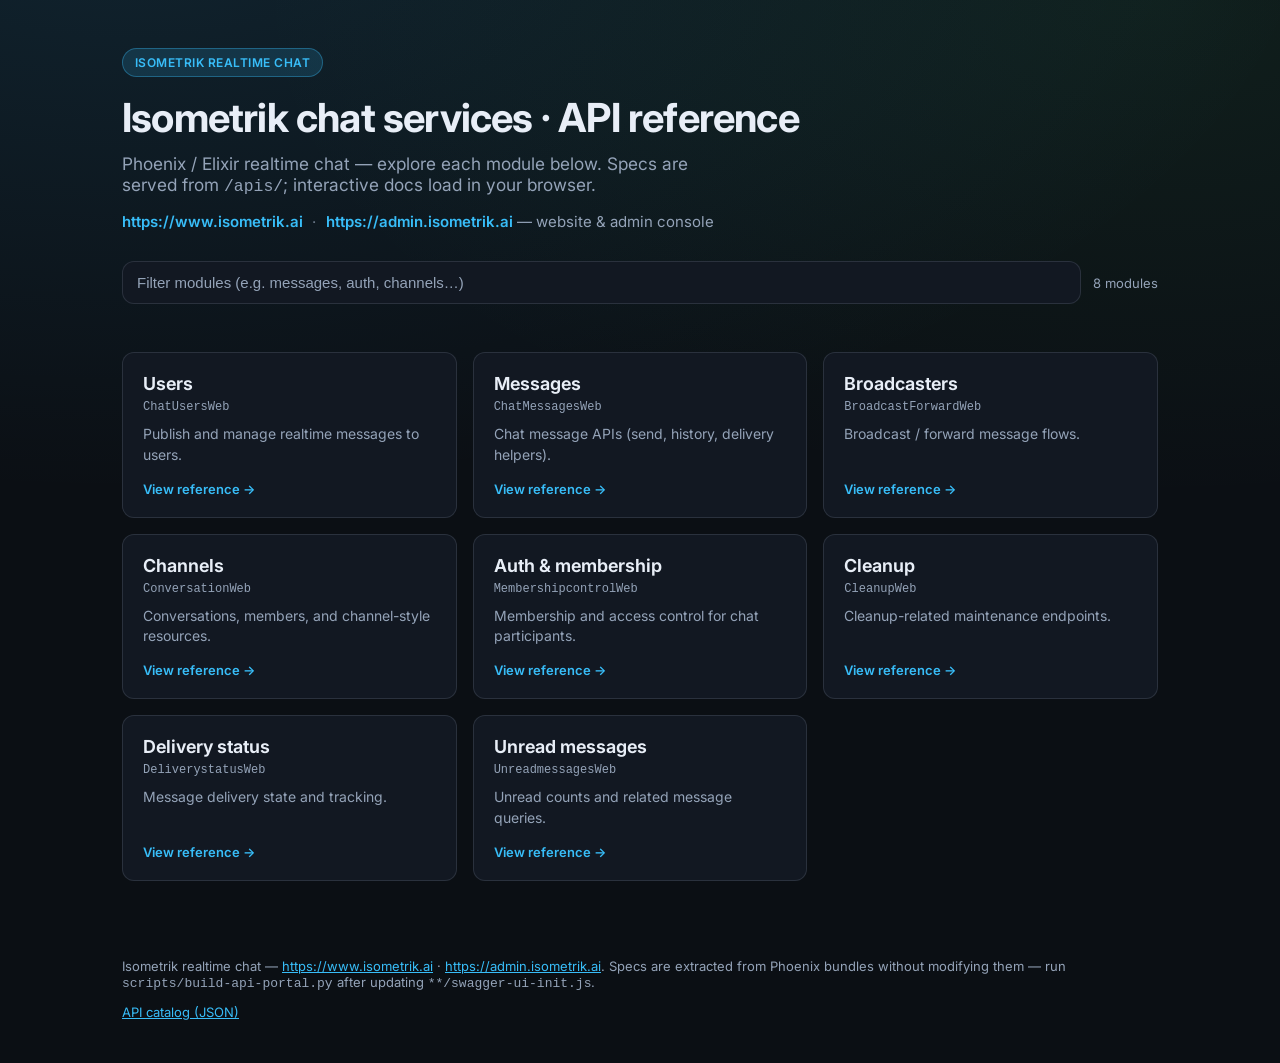
<file: index.html>
<!DOCTYPE html>
<html lang="en">

<head>
  <meta charset="UTF-8" />
  <meta name="viewport" content="width=device-width, initial-scale=1" />
  <meta name="description"
    content="Isometrik realtime chat API reference — browse users, messages, broadcasters, channels, auth and more." />
  <title>Isometrik · Chat API docs</title>
  <link rel="preconnect" href="https://fonts.googleapis.com" />
  <link rel="preconnect" href="https://fonts.gstatic.com" crossorigin />
  <link href="https://fonts.googleapis.com/css2?family=Inter:wght@400;600;700&display=swap" rel="stylesheet" />
  <link rel="stylesheet" href="./docs/css/portal.css" />
</head>

<body class="portal-body">
  <!--
    Homepage for static GitHub Pages hosting.
    API cards load from `./apis/catalog.json` (built by scripts/build-api-portal.py).
    Repo layout: `/index.html` → Isometrik portal, `/docs/*.html` → module reference UI, `/apis/*.json` → specs.
  -->
  <header class="portal-header">
    <span class="portal-badge">Isometrik Realtime Chat</span>
    <h1 class="portal-hero-title">Isometrik chat services · API reference</h1>
    <p class="portal-hero-sub">
      Phoenix / Elixir realtime chat — explore each module below. Specs are served from <code style="font-size:0.95em">/apis/</code>;
      interactive docs load in your browser.
    </p>
    <p class="portal-brand-links">
      <a href="https://www.isometrik.ai" rel="noopener noreferrer" target="_blank">https://www.isometrik.ai</a>
      <span class="portal-brand-links__sep" aria-hidden="true">·</span>
      <a href="https://admin.isometrik.ai" rel="noopener noreferrer" target="_blank">https://admin.isometrik.ai</a>
      <span class="portal-brand-links__hint"> — website &amp; admin console</span>
    </p>

    <form class="toolbar" role="search" aria-label="Filter API modules" onsubmit="return false">
      <input id="api-filter" type="search" name="q" placeholder="Filter modules (e.g. messages, auth, channels…)"
        autocomplete="off" />
      <span class="toolbar-meta" data-role="filter-meta" aria-live="polite"></span>
    </form>
  </header>

  <noscript>
    <p class="noscript-banner">
      JavaScript is off — open a module directly:
      <a href="./docs/users.html">Users</a> ·
      <a href="./docs/messages.html">Messages</a> ·
      <a href="./docs/broadcasters.html">Broadcasters</a> ·
      <a href="./docs/channels.html">Channels</a> ·
      <a href="./docs/auth.html">Auth</a> ·
      <a href="./docs/cleanup.html">Cleanup</a> ·
      <a href="./docs/delivery-status.html">Delivery status</a> ·
      <a href="./docs/unread-messages.html">Unread messages</a>
      <br />
      <a href="https://www.isometrik.ai">https://www.isometrik.ai</a>
      ·
      <a href="https://admin.isometrik.ai">https://admin.isometrik.ai</a>
    </p>
  </noscript>

  <section id="api-cards" class="card-grid" aria-label="API modules">
    <!-- Populated by docs/js/home.js from apis/catalog.json -->
  </section>

  <footer class="portal-footer">
    <p>
      Isometrik realtime chat —
      <a href="https://www.isometrik.ai" rel="noopener noreferrer" target="_blank">https://www.isometrik.ai</a>
      ·
      <a href="https://admin.isometrik.ai" rel="noopener noreferrer" target="_blank">https://admin.isometrik.ai</a>.
      Specs are extracted from Phoenix bundles without modifying them — run <code>scripts/build-api-portal.py</code> after updating <code>**/swagger-ui-init.js</code>.
    </p>
    <p>
      <a href="./apis/catalog.json">API catalog (JSON)</a>
    </p>
  </footer>

  <script src="./docs/js/home.js" defer></script>
</body>

</html>
</file>
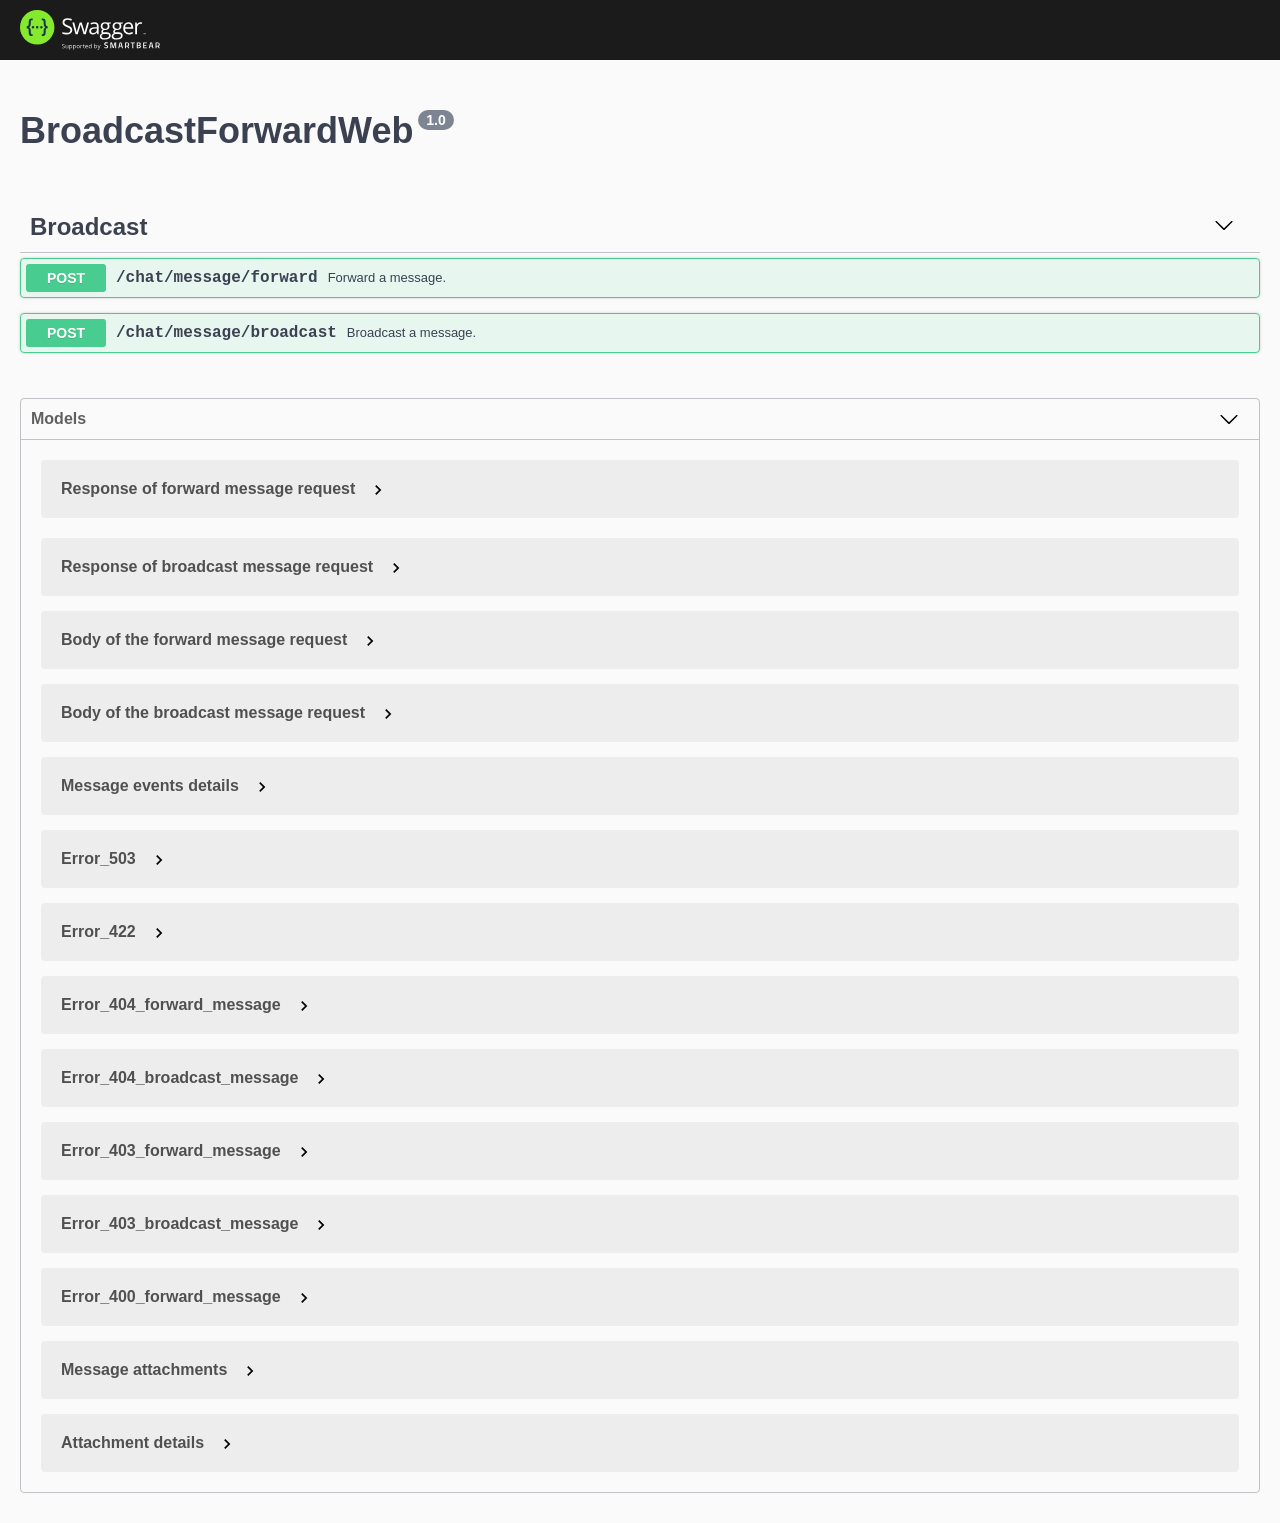
<file: broadcast-forward/index.html>
<!-- HTML for static distribution bundle build -->
<!DOCTYPE html>
<html lang="en">
<head>
  <meta charset="UTF-8">
  <title>Swagger UI</title>
  <link rel="stylesheet" type="text/css" href="./swagger-ui.css" >
  <link rel="icon" type="image/png" href="./favicon-32x32.png" sizes="32x32" /><link rel="icon" type="image/png" href="./favicon-16x16.png" sizes="16x16" />
  
  <style>
    html
    {
      box-sizing: border-box;
      overflow: -moz-scrollbars-vertical;
      overflow-y: scroll;
    }
    *,
    *:before,
    *:after
    {
      box-sizing: inherit;
    }

    body {
      margin:0;
      background: #fafafa;
    }
  </style>
</head>

<body>

<svg xmlns="http://www.w3.org/2000/svg" xmlns:xlink="http://www.w3.org/1999/xlink" style="position:absolute;width:0;height:0">
  <defs>
    <symbol viewBox="0 0 20 20" id="unlocked">
      <path d="M15.8 8H14V5.6C14 2.703 12.665 1 10 1 7.334 1 6 2.703 6 5.6V6h2v-.801C8 3.754 8.797 3 10 3c1.203 0 2 .754 2 2.199V8H4c-.553 0-1 .646-1 1.199V17c0 .549.428 1.139.951 1.307l1.197.387C5.672 18.861 6.55 19 7.1 19h5.8c.549 0 1.428-.139 1.951-.307l1.196-.387c.524-.167.953-.757.953-1.306V9.199C17 8.646 16.352 8 15.8 8z"></path>
    </symbol>

    <symbol viewBox="0 0 20 20" id="locked">
      <path d="M15.8 8H14V5.6C14 2.703 12.665 1 10 1 7.334 1 6 2.703 6 5.6V8H4c-.553 0-1 .646-1 1.199V17c0 .549.428 1.139.951 1.307l1.197.387C5.672 18.861 6.55 19 7.1 19h5.8c.549 0 1.428-.139 1.951-.307l1.196-.387c.524-.167.953-.757.953-1.306V9.199C17 8.646 16.352 8 15.8 8zM12 8H8V5.199C8 3.754 8.797 3 10 3c1.203 0 2 .754 2 2.199V8z"/>
    </symbol>

    <symbol viewBox="0 0 20 20" id="close">
      <path d="M14.348 14.849c-.469.469-1.229.469-1.697 0L10 11.819l-2.651 3.029c-.469.469-1.229.469-1.697 0-.469-.469-.469-1.229 0-1.697l2.758-3.15-2.759-3.152c-.469-.469-.469-1.228 0-1.697.469-.469 1.228-.469 1.697 0L10 8.183l2.651-3.031c.469-.469 1.228-.469 1.697 0 .469.469.469 1.229 0 1.697l-2.758 3.152 2.758 3.15c.469.469.469 1.229 0 1.698z"/>
    </symbol>

    <symbol viewBox="0 0 20 20" id="large-arrow">
      <path d="M13.25 10L6.109 2.58c-.268-.27-.268-.707 0-.979.268-.27.701-.27.969 0l7.83 7.908c.268.271.268.709 0 .979l-7.83 7.908c-.268.271-.701.27-.969 0-.268-.269-.268-.707 0-.979L13.25 10z"/>
    </symbol>

    <symbol viewBox="0 0 20 20" id="large-arrow-down">
      <path d="M17.418 6.109c.272-.268.709-.268.979 0s.271.701 0 .969l-7.908 7.83c-.27.268-.707.268-.979 0l-7.908-7.83c-.27-.268-.27-.701 0-.969.271-.268.709-.268.979 0L10 13.25l7.418-7.141z"/>
    </symbol>


    <symbol viewBox="0 0 24 24" id="jump-to">
      <path d="M19 7v4H5.83l3.58-3.59L8 6l-6 6 6 6 1.41-1.41L5.83 13H21V7z"/>
    </symbol>

    <symbol viewBox="0 0 24 24" id="expand">
      <path d="M10 18h4v-2h-4v2zM3 6v2h18V6H3zm3 7h12v-2H6v2z"/>
    </symbol>

  </defs>
</svg>

<div id="swagger-ui"></div>

<script src="./swagger-ui-bundle.js"> </script>
<script src="./swagger-ui-standalone-preset.js"> </script>
<script src="./swagger-ui-init.js"> </script>

<style>
  .swagger-ui .topbar .download-url-wrapper { display: none } undefined
</style>
</body>

</html>
</file>
<file: docs/css/portal.css>
/**
 * Shared styles for the Isometrik chat API docs portal (homepage + module pages).
 *
 * Reuse: import from both /index.html (`docs/css/portal.css`) and /docs/*.html (`./css/portal.css`).
 */

:root {
  --bg-deep: #0b0f14;
  --bg-panel: #121822;
  --bg-panel-hover: #18202e;
  --border: rgba(148, 163, 184, 0.18);
  --text-primary: #e8eef7;
  --text-muted: #94a3b8;
  --accent: #38bdf8;
  --accent-dim: rgba(56, 189, 248, 0.15);
  --success: #4ade80;
  --danger: #f87171;
  --radius: 12px;
  --font-sans: "Inter", ui-sans-serif, system-ui, -apple-system, "Segoe UI", Roboto,
    Helvetica, Arial, sans-serif;
  --mono: ui-monospace, SFMono-Regular, Menlo, Monaco, Consolas, monospace;
}

*,
*::before,
*::after {
  box-sizing: border-box;
}

body.portal-body {
  margin: 0;
  min-height: 100vh;
  font-family: var(--font-sans);
  color: var(--text-primary);
  background: radial-gradient(1200px 600px at 10% -10%, rgba(56, 189, 248, 0.12), transparent),
    radial-gradient(900px 500px at 90% 0%, rgba(74, 222, 128, 0.08), transparent), var(--bg-deep);
}

body.docs-body {
  margin: 0;
  min-height: 100vh;
  font-family: var(--font-sans);
  color: var(--text-primary);
  background: var(--bg-deep);

  /*
   * Scoped tokens for Swagger UI overrides (Swagger ships a light-theme palette;
   * without these, grey text sits on our dark chrome and washes out).
   */
  --sw-text: #e8eef7;
  --sw-text-muted: #a8b7cc;
  --sw-border: rgba(148, 163, 184, 0.28);
  --sw-surface: #141c29;
  --sw-surface-raised: #1a2535;
  --sw-code-bg: #0a0f16;
  --sw-input-bg: #121a28;
}

/* --- Homepage hero --- */

.portal-header {
  max-width: 1100px;
  margin: 0 auto;
  padding: clamp(24px, 5vw, 48px) clamp(20px, 4vw, 32px);
}

.portal-badge {
  display: inline-flex;
  align-items: center;
  gap: 8px;
  padding: 6px 12px;
  border-radius: 999px;
  font-size: 12px;
  font-weight: 600;
  letter-spacing: 0.04em;
  text-transform: uppercase;
  color: var(--accent);
  background: var(--accent-dim);
  border: 1px solid rgba(56, 189, 248, 0.35);
}

.portal-hero-title {
  font-size: clamp(28px, 4vw, 40px);
  font-weight: 700;
  line-height: 1.15;
  margin: 18px 0 12px;
  letter-spacing: -0.02em;
}

.portal-hero-sub {
  margin: 0;
  font-size: 1.08rem;
  color: var(--text-muted);
  max-width: 52ch;
}

.portal-brand-links {
  margin: 14px 0 0;
  font-size: 15px;
  line-height: 1.55;
  color: var(--text-muted);
  word-break: break-all;
}

.portal-brand-links a {
  color: var(--accent);
  font-weight: 600;
  text-decoration: none;
}

.portal-brand-links a:hover,
.portal-brand-links a:focus-visible {
  text-decoration: underline;
  outline: none;
}

.portal-brand-links__sep {
  margin: 0 0.35em;
  opacity: 0.7;
}

.portal-brand-links__hint {
  color: var(--text-muted);
  font-weight: 400;
}

/* --- Homepage search --- */

.toolbar {
  margin-top: 28px;
  display: flex;
  flex-wrap: wrap;
  gap: 12px;
  align-items: center;
}

.toolbar input[type="search"] {
  flex: 1;
  min-width: 240px;
  padding: 12px 14px;
  border-radius: var(--radius);
  border: 1px solid var(--border);
  background: var(--bg-panel);
  color: var(--text-primary);
  font-size: 15px;
  outline: none;
}

.toolbar input[type="search"]::placeholder {
  color: var(--text-muted);
}

.toolbar input[type="search"]:focus {
  border-color: rgba(56, 189, 248, 0.5);
  box-shadow: 0 0 0 3px rgba(56, 189, 248, 0.12);
}

.toolbar-meta {
  font-size: 13px;
  color: var(--text-muted);
  white-space: nowrap;
}

/* --- Card grid --- */

.card-grid {
  max-width: 1100px;
  margin: 0 auto;
  padding: 0 clamp(20px, 4vw, 32px) clamp(40px, 6vw, 64px);
  display: grid;
  grid-template-columns: repeat(auto-fill, minmax(260px, 1fr));
  gap: 16px;
}

.api-card {
  display: flex;
  flex-direction: column;
  padding: 20px;
  border-radius: var(--radius);
  background: var(--bg-panel);
  border: 1px solid var(--border);
  text-decoration: none;
  color: inherit;
  transition: border-color 0.15s ease, background 0.15s ease, transform 0.12s ease;
}

.api-card:hover,
.api-card:focus-visible {
  background: var(--bg-panel-hover);
  border-color: rgba(56, 189, 248, 0.45);
  transform: translateY(-2px);
  outline: none;
}

.api-card__title {
  font-size: 1.12rem;
  font-weight: 650;
  margin: 0 0 6px;
}

.api-card__spec-title {
  font-size: 12px;
  font-family: var(--mono);
  color: var(--text-muted);
  margin: 0 0 10px;
  word-break: break-word;
}

.api-card__desc {
  margin: 0;
  font-size: 14px;
  line-height: 1.45;
  color: var(--text-muted);
  flex: 1;
}

.api-card__cta {
  margin-top: 16px;
  font-size: 13px;
  font-weight: 600;
  color: var(--accent);
}

.api-card[hidden] {
  display: none !important;
}

.portal-footer {
  max-width: 1100px;
  margin: 0 auto;
  padding: 0 clamp(20px, 4vw, 32px) 32px;
  font-size: 13px;
  color: var(--text-muted);
}

.portal-footer a {
  color: var(--accent);
}

/* --- Swagger doc pages --- */

.docs-header {
  border-bottom: 1px solid var(--border);
  background: var(--bg-panel);
  padding: 16px clamp(20px, 4vw, 32px);
}

.back-link {
  display: inline-block;
  margin-bottom: 10px;
  font-size: 14px;
  font-weight: 600;
  color: var(--accent);
  text-decoration: none;
}

.back-link:hover,
.back-link:focus-visible {
  text-decoration: underline;
  outline: none;
}

.docs-header__title {
  margin: 0;
  font-size: clamp(22px, 3vw, 28px);
  letter-spacing: -0.02em;
}

.docs-header__subtitle {
  margin: 4px 0 0;
  font-size: 14px;
  color: var(--text-muted);
}

.docs-header__links {
  margin: 10px 0 0;
  font-size: 13px;
  word-break: break-all;
}

.docs-header__links a {
  color: var(--accent);
  font-weight: 600;
  text-decoration: none;
}

.docs-header__links a:hover,
.docs-header__links a:focus-visible {
  text-decoration: underline;
  outline: none;
}

.docs-header__links-sep {
  margin: 0 0.35em;
  opacity: 0.6;
}

.docs-main #swagger-ui {
  max-width: 1200px;
  margin: 0 auto;
  padding: 16px clamp(12px, 3vw, 28px) 48px;
}

@media (min-width: 768px) {
  .docs-main #swagger-ui {
    border-radius: var(--radius);
    border: 1px solid var(--border);
    background: linear-gradient(
        155deg,
        rgba(56, 189, 248, 0.05),
        transparent 42%
      ),
      var(--sw-surface, #141c29);
  }
}

.swagger-ui .topbar {
  display: none;
}

.docs-body .swagger-ui {
  filter: none;
}

/*
 * ─── Swagger UI — dark readability (scoped to docs pages only; homepage unaffected) ───
 * Tune body.docs-body --sw-* variables to adjust the embedded viewer globally.
 */

body.docs-body .swagger-ui,
body.docs-body .swagger-ui .wrapper {
  color: var(--sw-text);
  font-family: var(--font-sans);
}

body.docs-body .swagger-ui a {
  color: var(--accent);
}

body.docs-body .swagger-ui a:hover,
body.docs-body .swagger-ui a:focus-visible {
  color: #7dd3fc;
}

body.docs-body .swagger-ui .filter .operation-filter-input {
  color: var(--sw-text);
  background: var(--sw-input-bg);
  border: 1px solid var(--sw-border);
  border-radius: 8px;
  padding: 10px 12px;
  margin: 0 0 12px;
}

body.docs-body .swagger-ui .filter .operation-filter-input:focus {
  outline: 2px solid rgba(56, 189, 248, 0.35);
  outline-offset: 1px;
}

body.docs-body .swagger-ui .info .title small {
  color: var(--sw-text-muted) !important;
}

body.docs-body .swagger-ui .info .title,
body.docs-body .swagger-ui .info h1 {
  color: var(--sw-text) !important;
}

body.docs-body .swagger-ui .info p,
body.docs-body .swagger-ui .info li,
body.docs-body .swagger-ui .info .base-url {
  color: var(--sw-text-muted) !important;
}

body.docs-body .swagger-ui .info h2,
body.docs-body .swagger-ui .info h3 {
  color: var(--sw-text) !important;
}

body.docs-body .swagger-ui .renderedMarkdown p,
body.docs-body .swagger-ui .renderedMarkdown li,
body.docs-body .swagger-ui .renderedMarkdown table,
body.docs-body .swagger-ui .markdown p,
body.docs-body .swagger-ui .markdown li,
body.docs-body .swagger-ui table tbody tr td,
body.docs-body .swagger-ui table thead tr td,
body.docs-body .swagger-ui table thead tr th {
  color: var(--sw-text-muted) !important;
  border-color: var(--sw-border) !important;
}

body.docs-body .swagger-ui table thead tr th {
  font-weight: 600;
  color: var(--sw-text) !important;
}

body.docs-body .swagger-ui .markdown code,
body.docs-body .swagger-ui .renderedMarkdown code {
  background: var(--sw-code-bg);
  color: #f1f5f9 !important;
  border: 1px solid var(--sw-border);
  border-radius: 4px;
  padding: 1px 5px;
}

body.docs-body .swagger-ui .scheme-container {
  background: var(--sw-surface-raised) !important;
  border: 1px solid var(--sw-border);
  border-radius: 8px;
  padding: 10px;
  margin-bottom: 12px;
  box-shadow: none;
}

body.docs-body .swagger-ui select,
body.docs-body .swagger-ui input[type="text"],
body.docs-body .swagger-ui textarea,
body.docs-body .swagger-ui .dialog-ux .modal-ux textarea {
  background: var(--sw-input-bg) !important;
  color: var(--sw-text) !important;
  border: 1px solid var(--sw-border) !important;
}

body.docs-body .swagger-ui button.btn:not(.authorize) {
  background: var(--sw-surface-raised);
  color: var(--sw-text);
  border: 1px solid var(--sw-border);
  border-radius: 8px;
}

body.docs-body .swagger-ui button.btn:not(.authorize):hover {
  background: #243044;
  border-color: rgba(56, 189, 248, 0.4);
}

  color: var(--sw-text) !important;
}

body.docs-body .swagger-ui .opblock-tag small {
  color: var(--sw-text-muted) !important;
}

body.docs-body .swagger-ui .parameter__name {
  color: var(--sw-text) !important;
}

body.docs-body .swagger-ui .parameter__name.required::after {
  color: var(--danger) !important;
}

body.docs-body .swagger-ui span.opblock-summary-path__deprecated,
body.docs-body .swagger-ui .parameter__deprecated,
body.docs-body .swagger-ui .parameter__extension,
body.docs-body .swagger-ui .parameter__type,
body.docs-body .swagger-ui .parameter__internal,
body.docs-body .swagger-ui .prop-type {
  color: var(--sw-text-muted) !important;
}

body.docs-body .swagger-ui label {
  color: var(--sw-text-muted) !important;
}

body.docs-body .swagger-ui .opblock {
  border-radius: var(--radius) !important;
  border-width: 1px !important;
  border-style: solid !important;
  background: rgba(255, 255, 255, 0.02) !important;
}

body.docs-body .swagger-ui .opblock.opblock-get {
  border-color: rgba(59, 158, 255, 0.55) !important;
  background: rgba(59, 158, 255, 0.08) !important;
}

body.docs-body .swagger-ui .opblock.opblock-post {
  border-color: rgba(74, 222, 128, 0.55) !important;
  background: rgba(74, 222, 128, 0.08) !important;
}

body.docs-body .swagger-ui .opblock.opblock-put {
  border-color: rgba(251, 191, 36, 0.55) !important;
  background: rgba(251, 191, 36, 0.07) !important;
}

body.docs-body .swagger-ui .opblock.opblock-delete {
  border-color: rgba(248, 113, 113, 0.55) !important;
  background: rgba(248, 113, 113, 0.07) !important;
}

body.docs-body .swagger-ui .opblock.opblock-patch {
  border-color: rgba(192, 132, 252, 0.5) !important;
  background: rgba(192, 132, 252, 0.08) !important;
}

body.docs-body .swagger-ui .opblock.opblock-options {
  border-color: rgba(148, 163, 184, 0.45) !important;
  background: rgba(148, 163, 184, 0.06) !important;
}

body.docs-body .swagger-ui .opblock.opblock-head {
  border-color: rgba(45, 212, 191, 0.5) !important;
  background: rgba(45, 212, 191, 0.07) !important;
}

body.docs-body .swagger-ui .opblock .opblock-summary {
  border: none !important;
}

body.docs-body .swagger-ui .opblock-summary {
  padding-left: 12px;
  padding-right: 12px;
}

body.docs-body .swagger-ui .opblock.is-open .opblock-summary {
  border-bottom: none;
}

body.docs-body .swagger-ui .opblock-summary-method {
  border-radius: 6px !important;
  box-shadow: none !important;
  font-weight: 700;
}

body.docs-body .swagger-ui .opblock-summary-operation-id,
body.docs-body .swagger-ui .opblock-summary-path,
body.docs-body .swagger-ui .opblock-summary-description {
  color: var(--sw-text) !important;
}

body.docs-body .swagger-ui .opblock-body {
  background: rgba(0, 0, 0, 0.2) !important;
  border-top: 1px solid var(--sw-border);
}

body.docs-body .swagger-ui .opblock-section-header {
  background: transparent !important;
  box-shadow: none !important;
}

body.docs-body .swagger-ui .opblock-description-wrapper,
body.docs-body .swagger-ui .opblock-description-wrapper p,
body.docs-body .swagger-ui .opblock-description-wrapper th,
body.docs-body .swagger-ui .opblock-description-wrapper td {
  color: var(--sw-text-muted) !important;
  background: transparent !important;
}

body.docs-body .swagger-ui pre.microlight,
body.docs-body .swagger-ui .highlight-code pre {
  background: var(--sw-code-bg) !important;
  border: 1px solid var(--sw-border);
  border-radius: 8px;
}

body.docs-body .swagger-ui pre.microlight,
body.docs-body .swagger-ui .curl {
  color: var(--sw-text-muted) !important;
}

body.docs-body .swagger-ui svg.arrow {
  fill: var(--sw-text-muted);
}

body.docs-body .swagger-ui section.models span.model-title,
body.docs-body .swagger-ui span.model-title,
body.docs-body .swagger-ui section.models.is-open > h4 {
  color: var(--sw-text) !important;
}

body.docs-body .swagger-ui section.models.is-open > h4 .model-hint__text {
  color: var(--sw-text-muted) !important;
}

body.docs-body .swagger-ui section.models.is-open > h4 {
  border-color: var(--sw-border);
}

body.docs-body .swagger-ui section.models div.model-container {
  margin: 0 0 20px !important;
  border-radius: var(--radius);
  border-color: var(--sw-border) !important;
  background: var(--sw-surface-raised) !important;
}

body.docs-body .swagger-ui section.models div.model.box {
  background: var(--sw-input-bg) !important;
}

body.docs-body .swagger-ui .response-col_links,
body.docs-body .swagger-ui .response-col_links .response-undocumented,
body.docs-body .swagger-ui .response-col_description__inner {
  color: var(--sw-text-muted) !important;
}

body.docs-body .swagger-ui table.responses-table .response-col_status {
  font-weight: 700;
}

body.docs-body .swagger-ui .tab li button.tablinks {
  color: var(--sw-text-muted) !important;
}

body.docs-body .swagger-ui .tab li button.tablinks.active {
  color: var(--accent) !important;
  border-bottom: 3px solid var(--accent);
}

body.docs-body .swagger-ui button.execute {
  background: var(--accent) !important;
  color: var(--bg-deep) !important;
  border-color: var(--accent) !important;
  font-weight: 700;
}

body.docs-body .swagger-ui button.execute:hover {
  filter: brightness(1.06);
}

body.docs-body .swagger-ui .btn.authorize,
body.docs-body .swagger-ui .btn.authorize span {
  background: var(--sw-surface-raised) !important;
  border-color: var(--sw-border) !important;
  color: var(--sw-text) !important;
}

body.docs-body .swagger-ui .dialog-ux,
body.docs-body .swagger-ui .modal-ux-inner {
  background: var(--sw-surface) !important;
  border: 1px solid var(--sw-border);
  color: var(--sw-text);
}

body.docs-body .swagger-ui .modal-ux-header h3 {
  color: var(--sw-text);
}

body.docs-body .swagger-ui .errors-wrapper {
  background: rgba(248, 113, 113, 0.1) !important;
  border: 1px solid rgba(248, 113, 113, 0.4);
}

body.docs-body .swagger-ui .errors-wrapper .errors small {
  color: var(--sw-text-muted) !important;
}

body.docs-body .swagger-ui .errors-wrapper .errors h4 {
  color: var(--danger) !important;
}

/* --- Noscript fallback --- */

.noscript-banner {
  max-width: 1100px;
  margin: 0 auto;
  padding: 12px clamp(20px, 4vw, 32px);
  font-size: 14px;
  color: var(--danger);
}

@media (max-width: 520px) {
  .toolbar {
    flex-direction: column;
    align-items: stretch;
  }
  .toolbar-meta {
    text-align: right;
    width: 100%;
  }
}
</file>
<file: broadcast-forward/swagger-ui.css>
.swagger-ui{
  /*! normalize.css v7.0.0 | MIT License | github.com/necolas/normalize.css */font-family:sans-serif;color:#3b4151}.swagger-ui html{line-height:1.15;-ms-text-size-adjust:100%;-webkit-text-size-adjust:100%}.swagger-ui body{margin:0}.swagger-ui article,.swagger-ui aside,.swagger-ui footer,.swagger-ui header,.swagger-ui nav,.swagger-ui section{display:block}.swagger-ui h1{font-size:2em;margin:.67em 0}.swagger-ui figcaption,.swagger-ui figure,.swagger-ui main{display:block}.swagger-ui figure{margin:1em 40px}.swagger-ui hr{box-sizing:content-box;height:0;overflow:visible}.swagger-ui pre{font-family:monospace,monospace;font-size:1em}.swagger-ui a{background-color:transparent;-webkit-text-decoration-skip:objects}.swagger-ui abbr[title]{border-bottom:none;text-decoration:underline;-webkit-text-decoration:underline dotted;text-decoration:underline dotted}.swagger-ui b,.swagger-ui strong{font-weight:inherit;font-weight:bolder}.swagger-ui code,.swagger-ui kbd,.swagger-ui samp{font-family:monospace,monospace;font-size:1em}.swagger-ui dfn{font-style:italic}.swagger-ui mark{background-color:#ff0;color:#000}.swagger-ui small{font-size:80%}.swagger-ui sub,.swagger-ui sup{font-size:75%;line-height:0;position:relative;vertical-align:baseline}.swagger-ui sub{bottom:-.25em}.swagger-ui sup{top:-.5em}.swagger-ui audio,.swagger-ui video{display:inline-block}.swagger-ui audio:not([controls]){display:none;height:0}.swagger-ui img{border-style:none}.swagger-ui svg:not(:root){overflow:hidden}.swagger-ui button,.swagger-ui input,.swagger-ui optgroup,.swagger-ui select,.swagger-ui textarea{font-family:sans-serif;font-size:100%;line-height:1.15;margin:0}.swagger-ui button,.swagger-ui input{overflow:visible}.swagger-ui button,.swagger-ui select{text-transform:none}.swagger-ui [type=reset],.swagger-ui [type=submit],.swagger-ui button,.swagger-ui html [type=button]{-webkit-appearance:button}.swagger-ui [type=button]::-moz-focus-inner,.swagger-ui [type=reset]::-moz-focus-inner,.swagger-ui [type=submit]::-moz-focus-inner,.swagger-ui button::-moz-focus-inner{border-style:none;padding:0}.swagger-ui [type=button]:-moz-focusring,.swagger-ui [type=reset]:-moz-focusring,.swagger-ui [type=submit]:-moz-focusring,.swagger-ui button:-moz-focusring{outline:1px dotted ButtonText}.swagger-ui fieldset{padding:.35em .75em .625em}.swagger-ui legend{box-sizing:border-box;color:inherit;display:table;max-width:100%;padding:0;white-space:normal}.swagger-ui progress{display:inline-block;vertical-align:baseline}.swagger-ui textarea{overflow:auto}.swagger-ui [type=checkbox],.swagger-ui [type=radio]{box-sizing:border-box;padding:0}.swagger-ui [type=number]::-webkit-inner-spin-button,.swagger-ui [type=number]::-webkit-outer-spin-button{height:auto}.swagger-ui [type=search]{-webkit-appearance:textfield;outline-offset:-2px}.swagger-ui [type=search]::-webkit-search-cancel-button,.swagger-ui [type=search]::-webkit-search-decoration{-webkit-appearance:none}.swagger-ui ::-webkit-file-upload-button{-webkit-appearance:button;font:inherit}.swagger-ui details,.swagger-ui menu{display:block}.swagger-ui summary{display:list-item}.swagger-ui canvas{display:inline-block}.swagger-ui template{display:none}.swagger-ui [hidden]{display:none}.swagger-ui .debug *{outline:1px solid gold}.swagger-ui .debug-white *{outline:1px solid #fff}.swagger-ui .debug-black *{outline:1px solid #000}.swagger-ui .debug-grid{background:transparent url([data-uri]) repeat 0 0}.swagger-ui .debug-grid-16{background:transparent url([data-uri]) repeat 0 0}.swagger-ui .debug-grid-8-solid{background:#fff url([data-uri]) repeat 0 0}.swagger-ui .debug-grid-16-solid{background:#fff url([data-uri]) repeat 0 0}.swagger-ui .border-box,.swagger-ui a,.swagger-ui article,.swagger-ui body,.swagger-ui code,.swagger-ui dd,.swagger-ui div,.swagger-ui dl,.swagger-ui dt,.swagger-ui fieldset,.swagger-ui footer,.swagger-ui form,.swagger-ui h1,.swagger-ui h2,.swagger-ui h3,.swagger-ui h4,.swagger-ui h5,.swagger-ui h6,.swagger-ui header,.swagger-ui html,.swagger-ui input[type=email],.swagger-ui input[type=number],.swagger-ui input[type=password],.swagger-ui input[type=tel],.swagger-ui input[type=text],.swagger-ui input[type=url],.swagger-ui legend,.swagger-ui li,.swagger-ui main,.swagger-ui ol,.swagger-ui p,.swagger-ui pre,.swagger-ui section,.swagger-ui table,.swagger-ui td,.swagger-ui textarea,.swagger-ui th,.swagger-ui tr,.swagger-ui ul{box-sizing:border-box}.swagger-ui .aspect-ratio{height:0;position:relative}.swagger-ui .aspect-ratio--16x9{padding-bottom:56.25%}.swagger-ui .aspect-ratio--9x16{padding-bottom:177.77%}.swagger-ui .aspect-ratio--4x3{padding-bottom:75%}.swagger-ui .aspect-ratio--3x4{padding-bottom:133.33%}.swagger-ui .aspect-ratio--6x4{padding-bottom:66.6%}.swagger-ui .aspect-ratio--4x6{padding-bottom:150%}.swagger-ui .aspect-ratio--8x5{padding-bottom:62.5%}.swagger-ui .aspect-ratio--5x8{padding-bottom:160%}.swagger-ui .aspect-ratio--7x5{padding-bottom:71.42%}.swagger-ui .aspect-ratio--5x7{padding-bottom:140%}.swagger-ui .aspect-ratio--1x1{padding-bottom:100%}.swagger-ui .aspect-ratio--object{position:absolute;top:0;right:0;bottom:0;left:0;width:100%;height:100%;z-index:100}@media screen and (min-width:30em){.swagger-ui .aspect-ratio-ns{height:0;position:relative}.swagger-ui .aspect-ratio--16x9-ns{padding-bottom:56.25%}.swagger-ui .aspect-ratio--9x16-ns{padding-bottom:177.77%}.swagger-ui .aspect-ratio--4x3-ns{padding-bottom:75%}.swagger-ui .aspect-ratio--3x4-ns{padding-bottom:133.33%}.swagger-ui .aspect-ratio--6x4-ns{padding-bottom:66.6%}.swagger-ui .aspect-ratio--4x6-ns{padding-bottom:150%}.swagger-ui .aspect-ratio--8x5-ns{padding-bottom:62.5%}.swagger-ui .aspect-ratio--5x8-ns{padding-bottom:160%}.swagger-ui .aspect-ratio--7x5-ns{padding-bottom:71.42%}.swagger-ui .aspect-ratio--5x7-ns{padding-bottom:140%}.swagger-ui .aspect-ratio--1x1-ns{padding-bottom:100%}.swagger-ui .aspect-ratio--object-ns{position:absolute;top:0;right:0;bottom:0;left:0;width:100%;height:100%;z-index:100}}@media screen and (min-width:30em) and (max-width:60em){.swagger-ui .aspect-ratio-m{height:0;position:relative}.swagger-ui .aspect-ratio--16x9-m{padding-bottom:56.25%}.swagger-ui .aspect-ratio--9x16-m{padding-bottom:177.77%}.swagger-ui .aspect-ratio--4x3-m{padding-bottom:75%}.swagger-ui .aspect-ratio--3x4-m{padding-bottom:133.33%}.swagger-ui .aspect-ratio--6x4-m{padding-bottom:66.6%}.swagger-ui .aspect-ratio--4x6-m{padding-bottom:150%}.swagger-ui .aspect-ratio--8x5-m{padding-bottom:62.5%}.swagger-ui .aspect-ratio--5x8-m{padding-bottom:160%}.swagger-ui .aspect-ratio--7x5-m{padding-bottom:71.42%}.swagger-ui .aspect-ratio--5x7-m{padding-bottom:140%}.swagger-ui .aspect-ratio--1x1-m{padding-bottom:100%}.swagger-ui .aspect-ratio--object-m{position:absolute;top:0;right:0;bottom:0;left:0;width:100%;height:100%;z-index:100}}@media screen and (min-width:60em){.swagger-ui .aspect-ratio-l{height:0;position:relative}.swagger-ui .aspect-ratio--16x9-l{padding-bottom:56.25%}.swagger-ui .aspect-ratio--9x16-l{padding-bottom:177.77%}.swagger-ui .aspect-ratio--4x3-l{padding-bottom:75%}.swagger-ui .aspect-ratio--3x4-l{padding-bottom:133.33%}.swagger-ui .aspect-ratio--6x4-l{padding-bottom:66.6%}.swagger-ui .aspect-ratio--4x6-l{padding-bottom:150%}.swagger-ui .aspect-ratio--8x5-l{padding-bottom:62.5%}.swagger-ui .aspect-ratio--5x8-l{padding-bottom:160%}.swagger-ui .aspect-ratio--7x5-l{padding-bottom:71.42%}.swagger-ui .aspect-ratio--5x7-l{padding-bottom:140%}.swagger-ui .aspect-ratio--1x1-l{padding-bottom:100%}.swagger-ui .aspect-ratio--object-l{position:absolute;top:0;right:0;bottom:0;left:0;width:100%;height:100%;z-index:100}}.swagger-ui img{max-width:100%}.swagger-ui .cover{background-size:cover!important}.swagger-ui .contain{background-size:contain!important}@media screen and (min-width:30em){.swagger-ui .cover-ns{background-size:cover!important}.swagger-ui .contain-ns{background-size:contain!important}}@media screen and (min-width:30em) and (max-width:60em){.swagger-ui .cover-m{background-size:cover!important}.swagger-ui .contain-m{background-size:contain!important}}@media screen and (min-width:60em){.swagger-ui .cover-l{background-size:cover!important}.swagger-ui .contain-l{background-size:contain!important}}.swagger-ui .bg-center{background-repeat:no-repeat;background-position:50%}.swagger-ui .bg-top{background-repeat:no-repeat;background-position:top}.swagger-ui .bg-right{background-repeat:no-repeat;background-position:100%}.swagger-ui .bg-bottom{background-repeat:no-repeat;background-position:bottom}.swagger-ui .bg-left{background-repeat:no-repeat;background-position:0}@media screen and (min-width:30em){.swagger-ui .bg-center-ns{background-repeat:no-repeat;background-position:50%}.swagger-ui .bg-top-ns{background-repeat:no-repeat;background-position:top}.swagger-ui .bg-right-ns{background-repeat:no-repeat;background-position:100%}.swagger-ui .bg-bottom-ns{background-repeat:no-repeat;background-position:bottom}.swagger-ui .bg-left-ns{background-repeat:no-repeat;background-position:0}}@media screen and (min-width:30em) and (max-width:60em){.swagger-ui .bg-center-m{background-repeat:no-repeat;background-position:50%}.swagger-ui .bg-top-m{background-repeat:no-repeat;background-position:top}.swagger-ui .bg-right-m{background-repeat:no-repeat;background-position:100%}.swagger-ui .bg-bottom-m{background-repeat:no-repeat;background-position:bottom}.swagger-ui .bg-left-m{background-repeat:no-repeat;background-position:0}}@media screen and (min-width:60em){.swagger-ui .bg-center-l{background-repeat:no-repeat;background-position:50%}.swagger-ui .bg-top-l{background-repeat:no-repeat;background-position:top}.swagger-ui .bg-right-l{background-repeat:no-repeat;background-position:100%}.swagger-ui .bg-bottom-l{background-repeat:no-repeat;background-position:bottom}.swagger-ui .bg-left-l{background-repeat:no-repeat;background-position:0}}.swagger-ui .outline{outline:1px solid}.swagger-ui .outline-transparent{outline:1px solid transparent}.swagger-ui .outline-0{outline:0}@media screen and (min-width:30em){.swagger-ui .outline-ns{outline:1px solid}.swagger-ui .outline-transparent-ns{outline:1px solid transparent}.swagger-ui .outline-0-ns{outline:0}}@media screen and (min-width:30em) and (max-width:60em){.swagger-ui .outline-m{outline:1px solid}.swagger-ui .outline-transparent-m{outline:1px solid transparent}.swagger-ui .outline-0-m{outline:0}}@media screen and (min-width:60em){.swagger-ui .outline-l{outline:1px solid}.swagger-ui .outline-transparent-l{outline:1px solid transparent}.swagger-ui .outline-0-l{outline:0}}.swagger-ui .ba{border-style:solid;border-width:1px}.swagger-ui .bt{border-top-style:solid;border-top-width:1px}.swagger-ui .br{border-right-style:solid;border-right-width:1px}.swagger-ui .bb{border-bottom-style:solid;border-bottom-width:1px}.swagger-ui .bl{border-left-style:solid;border-left-width:1px}.swagger-ui .bn{border-style:none;border-width:0}@media screen and (min-width:30em){.swagger-ui .ba-ns{border-style:solid;border-width:1px}.swagger-ui .bt-ns{border-top-style:solid;border-top-width:1px}.swagger-ui .br-ns{border-right-style:solid;border-right-width:1px}.swagger-ui .bb-ns{border-bottom-style:solid;border-bottom-width:1px}.swagger-ui .bl-ns{border-left-style:solid;border-left-width:1px}.swagger-ui .bn-ns{border-style:none;border-width:0}}@media screen and (min-width:30em) and (max-width:60em){.swagger-ui .ba-m{border-style:solid;border-width:1px}.swagger-ui .bt-m{border-top-style:solid;border-top-width:1px}.swagger-ui .br-m{border-right-style:solid;border-right-width:1px}.swagger-ui .bb-m{border-bottom-style:solid;border-bottom-width:1px}.swagger-ui .bl-m{border-left-style:solid;border-left-width:1px}.swagger-ui .bn-m{border-style:none;border-width:0}}@media screen and (min-width:60em){.swagger-ui .ba-l{border-style:solid;border-width:1px}.swagger-ui .bt-l{border-top-style:solid;border-top-width:1px}.swagger-ui .br-l{border-right-style:solid;border-right-width:1px}.swagger-ui .bb-l{border-bottom-style:solid;border-bottom-width:1px}.swagger-ui .bl-l{border-left-style:solid;border-left-width:1px}.swagger-ui .bn-l{border-style:none;border-width:0}}.swagger-ui .b--black{border-color:#000}.swagger-ui .b--near-black{border-color:#111}.swagger-ui .b--dark-gray{border-color:#333}.swagger-ui .b--mid-gray{border-color:#555}.swagger-ui .b--gray{border-color:#777}.swagger-ui .b--silver{border-color:#999}.swagger-ui .b--light-silver{border-color:#aaa}.swagger-ui .b--moon-gray{border-color:#ccc}.swagger-ui .b--light-gray{border-color:#eee}.swagger-ui .b--near-white{border-color:#f4f4f4}.swagger-ui .b--white{border-color:#fff}.swagger-ui .b--white-90{border-color:hsla(0,0%,100%,.9)}.swagger-ui .b--white-80{border-color:hsla(0,0%,100%,.8)}.swagger-ui .b--white-70{border-color:hsla(0,0%,100%,.7)}.swagger-ui .b--white-60{border-color:hsla(0,0%,100%,.6)}.swagger-ui .b--white-50{border-color:hsla(0,0%,100%,.5)}.swagger-ui .b--white-40{border-color:hsla(0,0%,100%,.4)}.swagger-ui .b--white-30{border-color:hsla(0,0%,100%,.3)}.swagger-ui .b--white-20{border-color:hsla(0,0%,100%,.2)}.swagger-ui .b--white-10{border-color:hsla(0,0%,100%,.1)}.swagger-ui .b--white-05{border-color:hsla(0,0%,100%,.05)}.swagger-ui .b--white-025{border-color:hsla(0,0%,100%,.025)}.swagger-ui .b--white-0125{border-color:hsla(0,0%,100%,.0125)}.swagger-ui .b--black-90{border-color:rgba(0,0,0,.9)}.swagger-ui .b--black-80{border-color:rgba(0,0,0,.8)}.swagger-ui .b--black-70{border-color:rgba(0,0,0,.7)}.swagger-ui .b--black-60{border-color:rgba(0,0,0,.6)}.swagger-ui .b--black-50{border-color:rgba(0,0,0,.5)}.swagger-ui .b--black-40{border-color:rgba(0,0,0,.4)}.swagger-ui .b--black-30{border-color:rgba(0,0,0,.3)}.swagger-ui .b--black-20{border-color:rgba(0,0,0,.2)}.swagger-ui .b--black-10{border-color:rgba(0,0,0,.1)}.swagger-ui .b--black-05{border-color:rgba(0,0,0,.05)}.swagger-ui .b--black-025{border-color:rgba(0,0,0,.025)}.swagger-ui .b--black-0125{border-color:rgba(0,0,0,.0125)}.swagger-ui .b--dark-red{border-color:#e7040f}.swagger-ui .b--red{border-color:#ff4136}.swagger-ui .b--light-red{border-color:#ff725c}.swagger-ui .b--orange{border-color:#ff6300}.swagger-ui .b--gold{border-color:#ffb700}.swagger-ui .b--yellow{border-color:gold}.swagger-ui .b--light-yellow{border-color:#fbf1a9}.swagger-ui .b--purple{border-color:#5e2ca5}.swagger-ui .b--light-purple{border-color:#a463f2}.swagger-ui .b--dark-pink{border-color:#d5008f}.swagger-ui .b--hot-pink{border-color:#ff41b4}.swagger-ui .b--pink{border-color:#ff80cc}.swagger-ui .b--light-pink{border-color:#ffa3d7}.swagger-ui .b--dark-green{border-color:#137752}.swagger-ui .b--green{border-color:#19a974}.swagger-ui .b--light-green{border-color:#9eebcf}.swagger-ui .b--navy{border-color:#001b44}.swagger-ui .b--dark-blue{border-color:#00449e}.swagger-ui .b--blue{border-color:#357edd}.swagger-ui .b--light-blue{border-color:#96ccff}.swagger-ui .b--lightest-blue{border-color:#cdecff}.swagger-ui .b--washed-blue{border-color:#f6fffe}.swagger-ui .b--washed-green{border-color:#e8fdf5}.swagger-ui .b--washed-yellow{border-color:#fffceb}.swagger-ui .b--washed-red{border-color:#ffdfdf}.swagger-ui .b--transparent{border-color:transparent}.swagger-ui .b--inherit{border-color:inherit}.swagger-ui .br0{border-radius:0}.swagger-ui .br1{border-radius:.125rem}.swagger-ui .br2{border-radius:.25rem}.swagger-ui .br3{border-radius:.5rem}.swagger-ui .br4{border-radius:1rem}.swagger-ui .br-100{border-radius:100%}.swagger-ui .br-pill{border-radius:9999px}.swagger-ui .br--bottom{border-top-left-radius:0;border-top-right-radius:0}.swagger-ui .br--top{border-bottom-left-radius:0;border-bottom-right-radius:0}.swagger-ui .br--right{border-top-left-radius:0;border-bottom-left-radius:0}.swagger-ui .br--left{border-top-right-radius:0;border-bottom-right-radius:0}@media screen and (min-width:30em){.swagger-ui .br0-ns{border-radius:0}.swagger-ui .br1-ns{border-radius:.125rem}.swagger-ui .br2-ns{border-radius:.25rem}.swagger-ui .br3-ns{border-radius:.5rem}.swagger-ui .br4-ns{border-radius:1rem}.swagger-ui .br-100-ns{border-radius:100%}.swagger-ui .br-pill-ns{border-radius:9999px}.swagger-ui .br--bottom-ns{border-top-left-radius:0;border-top-right-radius:0}.swagger-ui .br--top-ns{border-bottom-left-radius:0;border-bottom-right-radius:0}.swagger-ui .br--right-ns{border-top-left-radius:0;border-bottom-left-radius:0}.swagger-ui .br--left-ns{border-top-right-radius:0;border-bottom-right-radius:0}}@media screen and (min-width:30em) and (max-width:60em){.swagger-ui .br0-m{border-radius:0}.swagger-ui .br1-m{border-radius:.125rem}.swagger-ui .br2-m{border-radius:.25rem}.swagger-ui .br3-m{border-radius:.5rem}.swagger-ui .br4-m{border-radius:1rem}.swagger-ui .br-100-m{border-radius:100%}.swagger-ui .br-pill-m{border-radius:9999px}.swagger-ui .br--bottom-m{border-top-left-radius:0;border-top-right-radius:0}.swagger-ui .br--top-m{border-bottom-left-radius:0;border-bottom-right-radius:0}.swagger-ui .br--right-m{border-top-left-radius:0;border-bottom-left-radius:0}.swagger-ui .br--left-m{border-top-right-radius:0;border-bottom-right-radius:0}}@media screen and (min-width:60em){.swagger-ui .br0-l{border-radius:0}.swagger-ui .br1-l{border-radius:.125rem}.swagger-ui .br2-l{border-radius:.25rem}.swagger-ui .br3-l{border-radius:.5rem}.swagger-ui .br4-l{border-radius:1rem}.swagger-ui .br-100-l{border-radius:100%}.swagger-ui .br-pill-l{border-radius:9999px}.swagger-ui .br--bottom-l{border-top-left-radius:0;border-top-right-radius:0}.swagger-ui .br--top-l{border-bottom-left-radius:0;border-bottom-right-radius:0}.swagger-ui .br--right-l{border-top-left-radius:0;border-bottom-left-radius:0}.swagger-ui .br--left-l{border-top-right-radius:0;border-bottom-right-radius:0}}.swagger-ui .b--dotted{border-style:dotted}.swagger-ui .b--dashed{border-style:dashed}.swagger-ui .b--solid{border-style:solid}.swagger-ui .b--none{border-style:none}@media screen and (min-width:30em){.swagger-ui .b--dotted-ns{border-style:dotted}.swagger-ui .b--dashed-ns{border-style:dashed}.swagger-ui .b--solid-ns{border-style:solid}.swagger-ui .b--none-ns{border-style:none}}@media screen and (min-width:30em) and (max-width:60em){.swagger-ui .b--dotted-m{border-style:dotted}.swagger-ui .b--dashed-m{border-style:dashed}.swagger-ui .b--solid-m{border-style:solid}.swagger-ui .b--none-m{border-style:none}}@media screen and (min-width:60em){.swagger-ui .b--dotted-l{border-style:dotted}.swagger-ui .b--dashed-l{border-style:dashed}.swagger-ui .b--solid-l{border-style:solid}.swagger-ui .b--none-l{border-style:none}}.swagger-ui .bw0{border-width:0}.swagger-ui .bw1{border-width:.125rem}.swagger-ui .bw2{border-width:.25rem}.swagger-ui .bw3{border-width:.5rem}.swagger-ui .bw4{border-width:1rem}.swagger-ui .bw5{border-width:2rem}.swagger-ui .bt-0{border-top-width:0}.swagger-ui .br-0{border-right-width:0}.swagger-ui .bb-0{border-bottom-width:0}.swagger-ui .bl-0{border-left-width:0}@media screen and (min-width:30em){.swagger-ui .bw0-ns{border-width:0}.swagger-ui .bw1-ns{border-width:.125rem}.swagger-ui .bw2-ns{border-width:.25rem}.swagger-ui .bw3-ns{border-width:.5rem}.swagger-ui .bw4-ns{border-width:1rem}.swagger-ui .bw5-ns{border-width:2rem}.swagger-ui .bt-0-ns{border-top-width:0}.swagger-ui .br-0-ns{border-right-width:0}.swagger-ui .bb-0-ns{border-bottom-width:0}.swagger-ui .bl-0-ns{border-left-width:0}}@media screen and (min-width:30em) and (max-width:60em){.swagger-ui .bw0-m{border-width:0}.swagger-ui .bw1-m{border-width:.125rem}.swagger-ui .bw2-m{border-width:.25rem}.swagger-ui .bw3-m{border-width:.5rem}.swagger-ui .bw4-m{border-width:1rem}.swagger-ui .bw5-m{border-width:2rem}.swagger-ui .bt-0-m{border-top-width:0}.swagger-ui .br-0-m{border-right-width:0}.swagger-ui .bb-0-m{border-bottom-width:0}.swagger-ui .bl-0-m{border-left-width:0}}@media screen and (min-width:60em){.swagger-ui .bw0-l{border-width:0}.swagger-ui .bw1-l{border-width:.125rem}.swagger-ui .bw2-l{border-width:.25rem}.swagger-ui .bw3-l{border-width:.5rem}.swagger-ui .bw4-l{border-width:1rem}.swagger-ui .bw5-l{border-width:2rem}.swagger-ui .bt-0-l{border-top-width:0}.swagger-ui .br-0-l{border-right-width:0}.swagger-ui .bb-0-l{border-bottom-width:0}.swagger-ui .bl-0-l{border-left-width:0}}.swagger-ui .shadow-1{box-shadow:0 0 4px 2px rgba(0,0,0,.2)}.swagger-ui .shadow-2{box-shadow:0 0 8px 2px rgba(0,0,0,.2)}.swagger-ui .shadow-3{box-shadow:2px 2px 4px 2px rgba(0,0,0,.2)}.swagger-ui .shadow-4{box-shadow:2px 2px 8px 0 rgba(0,0,0,.2)}.swagger-ui .shadow-5{box-shadow:4px 4px 8px 0 rgba(0,0,0,.2)}@media screen and (min-width:30em){.swagger-ui .shadow-1-ns{box-shadow:0 0 4px 2px rgba(0,0,0,.2)}.swagger-ui .shadow-2-ns{box-shadow:0 0 8px 2px rgba(0,0,0,.2)}.swagger-ui .shadow-3-ns{box-shadow:2px 2px 4px 2px rgba(0,0,0,.2)}.swagger-ui .shadow-4-ns{box-shadow:2px 2px 8px 0 rgba(0,0,0,.2)}.swagger-ui .shadow-5-ns{box-shadow:4px 4px 8px 0 rgba(0,0,0,.2)}}@media screen and (min-width:30em) and (max-width:60em){.swagger-ui .shadow-1-m{box-shadow:0 0 4px 2px rgba(0,0,0,.2)}.swagger-ui .shadow-2-m{box-shadow:0 0 8px 2px rgba(0,0,0,.2)}.swagger-ui .shadow-3-m{box-shadow:2px 2px 4px 2px rgba(0,0,0,.2)}.swagger-ui .shadow-4-m{box-shadow:2px 2px 8px 0 rgba(0,0,0,.2)}.swagger-ui .shadow-5-m{box-shadow:4px 4px 8px 0 rgba(0,0,0,.2)}}@media screen and (min-width:60em){.swagger-ui .shadow-1-l{box-shadow:0 0 4px 2px rgba(0,0,0,.2)}.swagger-ui .shadow-2-l{box-shadow:0 0 8px 2px rgba(0,0,0,.2)}.swagger-ui .shadow-3-l{box-shadow:2px 2px 4px 2px rgba(0,0,0,.2)}.swagger-ui .shadow-4-l{box-shadow:2px 2px 8px 0 rgba(0,0,0,.2)}.swagger-ui .shadow-5-l{box-shadow:4px 4px 8px 0 rgba(0,0,0,.2)}}.swagger-ui .pre{overflow-x:auto;overflow-y:hidden;overflow:scroll}.swagger-ui .top-0{top:0}.swagger-ui .right-0{right:0}.swagger-ui .bottom-0{bottom:0}.swagger-ui .left-0{left:0}.swagger-ui .top-1{top:1rem}.swagger-ui .right-1{right:1rem}.swagger-ui .bottom-1{bottom:1rem}.swagger-ui .left-1{left:1rem}.swagger-ui .top-2{top:2rem}.swagger-ui .right-2{right:2rem}.swagger-ui .bottom-2{bottom:2rem}.swagger-ui .left-2{left:2rem}.swagger-ui .top--1{top:-1rem}.swagger-ui .right--1{right:-1rem}.swagger-ui .bottom--1{bottom:-1rem}.swagger-ui .left--1{left:-1rem}.swagger-ui .top--2{top:-2rem}.swagger-ui .right--2{right:-2rem}.swagger-ui .bottom--2{bottom:-2rem}.swagger-ui .left--2{left:-2rem}.swagger-ui .absolute--fill{top:0;right:0;bottom:0;left:0}@media screen and (min-width:30em){.swagger-ui .top-0-ns{top:0}.swagger-ui .left-0-ns{left:0}.swagger-ui .right-0-ns{right:0}.swagger-ui .bottom-0-ns{bottom:0}.swagger-ui .top-1-ns{top:1rem}.swagger-ui .left-1-ns{left:1rem}.swagger-ui .right-1-ns{right:1rem}.swagger-ui .bottom-1-ns{bottom:1rem}.swagger-ui .top-2-ns{top:2rem}.swagger-ui .left-2-ns{left:2rem}.swagger-ui .right-2-ns{right:2rem}.swagger-ui .bottom-2-ns{bottom:2rem}.swagger-ui .top--1-ns{top:-1rem}.swagger-ui .right--1-ns{right:-1rem}.swagger-ui .bottom--1-ns{bottom:-1rem}.swagger-ui .left--1-ns{left:-1rem}.swagger-ui .top--2-ns{top:-2rem}.swagger-ui .right--2-ns{right:-2rem}.swagger-ui .bottom--2-ns{bottom:-2rem}.swagger-ui .left--2-ns{left:-2rem}.swagger-ui .absolute--fill-ns{top:0;right:0;bottom:0;left:0}}@media screen and (min-width:30em) and (max-width:60em){.swagger-ui .top-0-m{top:0}.swagger-ui .left-0-m{left:0}.swagger-ui .right-0-m{right:0}.swagger-ui .bottom-0-m{bottom:0}.swagger-ui .top-1-m{top:1rem}.swagger-ui .left-1-m{left:1rem}.swagger-ui .right-1-m{right:1rem}.swagger-ui .bottom-1-m{bottom:1rem}.swagger-ui .top-2-m{top:2rem}.swagger-ui .left-2-m{left:2rem}.swagger-ui .right-2-m{right:2rem}.swagger-ui .bottom-2-m{bottom:2rem}.swagger-ui .top--1-m{top:-1rem}.swagger-ui .right--1-m{right:-1rem}.swagger-ui .bottom--1-m{bottom:-1rem}.swagger-ui .left--1-m{left:-1rem}.swagger-ui .top--2-m{top:-2rem}.swagger-ui .right--2-m{right:-2rem}.swagger-ui .bottom--2-m{bottom:-2rem}.swagger-ui .left--2-m{left:-2rem}.swagger-ui .absolute--fill-m{top:0;right:0;bottom:0;left:0}}@media screen and (min-width:60em){.swagger-ui .top-0-l{top:0}.swagger-ui .left-0-l{left:0}.swagger-ui .right-0-l{right:0}.swagger-ui .bottom-0-l{bottom:0}.swagger-ui .top-1-l{top:1rem}.swagger-ui .left-1-l{left:1rem}.swagger-ui .right-1-l{right:1rem}.swagger-ui .bottom-1-l{bottom:1rem}.swagger-ui .top-2-l{top:2rem}.swagger-ui .left-2-l{left:2rem}.swagger-ui .right-2-l{right:2rem}.swagger-ui .bottom-2-l{bottom:2rem}.swagger-ui .top--1-l{top:-1rem}.swagger-ui .right--1-l{right:-1rem}.swagger-ui .bottom--1-l{bottom:-1rem}.swagger-ui .left--1-l{left:-1rem}.swagger-ui .top--2-l{top:-2rem}.swagger-ui .right--2-l{right:-2rem}.swagger-ui .bottom--2-l{bottom:-2rem}.swagger-ui .left--2-l{left:-2rem}.swagger-ui .absolute--fill-l{top:0;right:0;bottom:0;left:0}}.swagger-ui .cf:after,.swagger-ui .cf:before{content:" ";display:table}.swagger-ui .cf:after{clear:both}.swagger-ui .cf{*zoom:1}.swagger-ui .cl{clear:left}.swagger-ui .cr{clear:right}.swagger-ui .cb{clear:both}.swagger-ui .cn{clear:none}@media screen and (min-width:30em){.swagger-ui .cl-ns{clear:left}.swagger-ui .cr-ns{clear:right}.swagger-ui .cb-ns{clear:both}.swagger-ui .cn-ns{clear:none}}@media screen and (min-width:30em) and (max-width:60em){.swagger-ui .cl-m{clear:left}.swagger-ui .cr-m{clear:right}.swagger-ui .cb-m{clear:both}.swagger-ui .cn-m{clear:none}}@media screen and (min-width:60em){.swagger-ui .cl-l{clear:left}.swagger-ui .cr-l{clear:right}.swagger-ui .cb-l{clear:both}.swagger-ui .cn-l{clear:none}}.swagger-ui .flex{display:flex}.swagger-ui .inline-flex{display:inline-flex}.swagger-ui .flex-auto{flex:1 1 auto;min-width:0;min-height:0}.swagger-ui .flex-none{flex:none}.swagger-ui .flex-column{flex-direction:column}.swagger-ui .flex-row{flex-direction:row}.swagger-ui .flex-wrap{flex-wrap:wrap}.swagger-ui .flex-nowrap{flex-wrap:nowrap}.swagger-ui .flex-wrap-reverse{flex-wrap:wrap-reverse}.swagger-ui .flex-column-reverse{flex-direction:column-reverse}.swagger-ui .flex-row-reverse{flex-direction:row-reverse}.swagger-ui .items-start{align-items:flex-start}.swagger-ui .items-end{align-items:flex-end}.swagger-ui .items-center{align-items:center}.swagger-ui .items-baseline{align-items:baseline}.swagger-ui .items-stretch{align-items:stretch}.swagger-ui .self-start{align-self:flex-start}.swagger-ui .self-end{align-self:flex-end}.swagger-ui .self-center{align-self:center}.swagger-ui .self-baseline{align-self:baseline}.swagger-ui .self-stretch{align-self:stretch}.swagger-ui .justify-start{justify-content:flex-start}.swagger-ui .justify-end{justify-content:flex-end}.swagger-ui .justify-center{justify-content:center}.swagger-ui .justify-between{justify-content:space-between}.swagger-ui .justify-around{justify-content:space-around}.swagger-ui .content-start{align-content:flex-start}.swagger-ui .content-end{align-content:flex-end}.swagger-ui .content-center{align-content:center}.swagger-ui .content-between{align-content:space-between}.swagger-ui .content-around{align-content:space-around}.swagger-ui .content-stretch{align-content:stretch}.swagger-ui .order-0{order:0}.swagger-ui .order-1{order:1}.swagger-ui .order-2{order:2}.swagger-ui .order-3{order:3}.swagger-ui .order-4{order:4}.swagger-ui .order-5{order:5}.swagger-ui .order-6{order:6}.swagger-ui .order-7{order:7}.swagger-ui .order-8{order:8}.swagger-ui .order-last{order:99999}.swagger-ui .flex-grow-0{flex-grow:0}.swagger-ui .flex-grow-1{flex-grow:1}.swagger-ui .flex-shrink-0{flex-shrink:0}.swagger-ui .flex-shrink-1{flex-shrink:1}@media screen and (min-width:30em){.swagger-ui .flex-ns{display:flex}.swagger-ui .inline-flex-ns{display:inline-flex}.swagger-ui .flex-auto-ns{flex:1 1 auto;min-width:0;min-height:0}.swagger-ui .flex-none-ns{flex:none}.swagger-ui .flex-column-ns{flex-direction:column}.swagger-ui .flex-row-ns{flex-direction:row}.swagger-ui .flex-wrap-ns{flex-wrap:wrap}.swagger-ui .flex-nowrap-ns{flex-wrap:nowrap}.swagger-ui .flex-wrap-reverse-ns{flex-wrap:wrap-reverse}.swagger-ui .flex-column-reverse-ns{flex-direction:column-reverse}.swagger-ui .flex-row-reverse-ns{flex-direction:row-reverse}.swagger-ui .items-start-ns{align-items:flex-start}.swagger-ui .items-end-ns{align-items:flex-end}.swagger-ui .items-center-ns{align-items:center}.swagger-ui .items-baseline-ns{align-items:baseline}.swagger-ui .items-stretch-ns{align-items:stretch}.swagger-ui .self-start-ns{align-self:flex-start}.swagger-ui .self-end-ns{align-self:flex-end}.swagger-ui .self-center-ns{align-self:center}.swagger-ui .self-baseline-ns{align-self:baseline}.swagger-ui .self-stretch-ns{align-self:stretch}.swagger-ui .justify-start-ns{justify-content:flex-start}.swagger-ui .justify-end-ns{justify-content:flex-end}.swagger-ui .justify-center-ns{justify-content:center}.swagger-ui .justify-between-ns{justify-content:space-between}.swagger-ui .justify-around-ns{justify-content:space-around}.swagger-ui .content-start-ns{align-content:flex-start}.swagger-ui .content-end-ns{align-content:flex-end}.swagger-ui .content-center-ns{align-content:center}.swagger-ui .content-between-ns{align-content:space-between}.swagger-ui .content-around-ns{align-content:space-around}.swagger-ui .content-stretch-ns{align-content:stretch}.swagger-ui .order-0-ns{order:0}.swagger-ui .order-1-ns{order:1}.swagger-ui .order-2-ns{order:2}.swagger-ui .order-3-ns{order:3}.swagger-ui .order-4-ns{order:4}.swagger-ui .order-5-ns{order:5}.swagger-ui .order-6-ns{order:6}.swagger-ui .order-7-ns{order:7}.swagger-ui .order-8-ns{order:8}.swagger-ui .order-last-ns{order:99999}.swagger-ui .flex-grow-0-ns{flex-grow:0}.swagger-ui .flex-grow-1-ns{flex-grow:1}.swagger-ui .flex-shrink-0-ns{flex-shrink:0}.swagger-ui .flex-shrink-1-ns{flex-shrink:1}}@media screen and (min-width:30em) and (max-width:60em){.swagger-ui .flex-m{display:flex}.swagger-ui .inline-flex-m{display:inline-flex}.swagger-ui .flex-auto-m{flex:1 1 auto;min-width:0;min-height:0}.swagger-ui .flex-none-m{flex:none}.swagger-ui .flex-column-m{flex-direction:column}.swagger-ui .flex-row-m{flex-direction:row}.swagger-ui .flex-wrap-m{flex-wrap:wrap}.swagger-ui .flex-nowrap-m{flex-wrap:nowrap}.swagger-ui .flex-wrap-reverse-m{flex-wrap:wrap-reverse}.swagger-ui .flex-column-reverse-m{flex-direction:column-reverse}.swagger-ui .flex-row-reverse-m{flex-direction:row-reverse}.swagger-ui .items-start-m{align-items:flex-start}.swagger-ui .items-end-m{align-items:flex-end}.swagger-ui .items-center-m{align-items:center}.swagger-ui .items-baseline-m{align-items:baseline}.swagger-ui .items-stretch-m{align-items:stretch}.swagger-ui .self-start-m{align-self:flex-start}.swagger-ui .self-end-m{align-self:flex-end}.swagger-ui .self-center-m{align-self:center}.swagger-ui .self-baseline-m{align-self:baseline}.swagger-ui .self-stretch-m{align-self:stretch}.swagger-ui .justify-start-m{justify-content:flex-start}.swagger-ui .justify-end-m{justify-content:flex-end}.swagger-ui .justify-center-m{justify-content:center}.swagger-ui .justify-between-m{justify-content:space-between}.swagger-ui .justify-around-m{justify-content:space-around}.swagger-ui .content-start-m{align-content:flex-start}.swagger-ui .content-end-m{align-content:flex-end}.swagger-ui .content-center-m{align-content:center}.swagger-ui .content-between-m{align-content:space-between}.swagger-ui .content-around-m{align-content:space-around}.swagger-ui .content-stretch-m{align-content:stretch}.swagger-ui .order-0-m{order:0}.swagger-ui .order-1-m{order:1}.swagger-ui .order-2-m{order:2}.swagger-ui .order-3-m{order:3}.swagger-ui .order-4-m{order:4}.swagger-ui .order-5-m{order:5}.swagger-ui .order-6-m{order:6}.swagger-ui .order-7-m{order:7}.swagger-ui .order-8-m{order:8}.swagger-ui .order-last-m{order:99999}.swagger-ui .flex-grow-0-m{flex-grow:0}.swagger-ui .flex-grow-1-m{flex-grow:1}.swagger-ui .flex-shrink-0-m{flex-shrink:0}.swagger-ui .flex-shrink-1-m{flex-shrink:1}}@media screen and (min-width:60em){.swagger-ui .flex-l{display:flex}.swagger-ui .inline-flex-l{display:inline-flex}.swagger-ui .flex-auto-l{flex:1 1 auto;min-width:0;min-height:0}.swagger-ui .flex-none-l{flex:none}.swagger-ui .flex-column-l{flex-direction:column}.swagger-ui .flex-row-l{flex-direction:row}.swagger-ui .flex-wrap-l{flex-wrap:wrap}.swagger-ui .flex-nowrap-l{flex-wrap:nowrap}.swagger-ui .flex-wrap-reverse-l{flex-wrap:wrap-reverse}.swagger-ui .flex-column-reverse-l{flex-direction:column-reverse}.swagger-ui .flex-row-reverse-l{flex-direction:row-reverse}.swagger-ui .items-start-l{align-items:flex-start}.swagger-ui .items-end-l{align-items:flex-end}.swagger-ui .items-center-l{align-items:center}.swagger-ui .items-baseline-l{align-items:baseline}.swagger-ui .items-stretch-l{align-items:stretch}.swagger-ui .self-start-l{align-self:flex-start}.swagger-ui .self-end-l{align-self:flex-end}.swagger-ui .self-center-l{align-self:center}.swagger-ui .self-baseline-l{align-self:baseline}.swagger-ui .self-stretch-l{align-self:stretch}.swagger-ui .justify-start-l{justify-content:flex-start}.swagger-ui .justify-end-l{justify-content:flex-end}.swagger-ui .justify-center-l{justify-content:center}.swagger-ui .justify-between-l{justify-content:space-between}.swagger-ui .justify-around-l{justify-content:space-around}.swagger-ui .content-start-l{align-content:flex-start}.swagger-ui .content-end-l{align-content:flex-end}.swagger-ui .content-center-l{align-content:center}.swagger-ui .content-between-l{align-content:space-between}.swagger-ui .content-around-l{align-content:space-around}.swagger-ui .content-stretch-l{align-content:stretch}.swagger-ui .order-0-l{order:0}.swagger-ui .order-1-l{order:1}.swagger-ui .order-2-l{order:2}.swagger-ui .order-3-l{order:3}.swagger-ui .order-4-l{order:4}.swagger-ui .order-5-l{order:5}.swagger-ui .order-6-l{order:6}.swagger-ui .order-7-l{order:7}.swagger-ui .order-8-l{order:8}.swagger-ui .order-last-l{order:99999}.swagger-ui .flex-grow-0-l{flex-grow:0}.swagger-ui .flex-grow-1-l{flex-grow:1}.swagger-ui .flex-shrink-0-l{flex-shrink:0}.swagger-ui .flex-shrink-1-l{flex-shrink:1}}.swagger-ui .dn{display:none}.swagger-ui .di{display:inline}.swagger-ui .db{display:block}.swagger-ui .dib{display:inline-block}.swagger-ui .dit{display:inline-table}.swagger-ui .dt{display:table}.swagger-ui .dtc{display:table-cell}.swagger-ui .dt-row{display:table-row}.swagger-ui .dt-row-group{display:table-row-group}.swagger-ui .dt-column{display:table-column}.swagger-ui .dt-column-group{display:table-column-group}.swagger-ui .dt--fixed{table-layout:fixed;width:100%}@media screen and (min-width:30em){.swagger-ui .dn-ns{display:none}.swagger-ui .di-ns{display:inline}.swagger-ui .db-ns{display:block}.swagger-ui .dib-ns{display:inline-block}.swagger-ui .dit-ns{display:inline-table}.swagger-ui .dt-ns{display:table}.swagger-ui .dtc-ns{display:table-cell}.swagger-ui .dt-row-ns{display:table-row}.swagger-ui .dt-row-group-ns{display:table-row-group}.swagger-ui .dt-column-ns{display:table-column}.swagger-ui .dt-column-group-ns{display:table-column-group}.swagger-ui .dt--fixed-ns{table-layout:fixed;width:100%}}@media screen and (min-width:30em) and (max-width:60em){.swagger-ui .dn-m{display:none}.swagger-ui .di-m{display:inline}.swagger-ui .db-m{display:block}.swagger-ui .dib-m{display:inline-block}.swagger-ui .dit-m{display:inline-table}.swagger-ui .dt-m{display:table}.swagger-ui .dtc-m{display:table-cell}.swagger-ui .dt-row-m{display:table-row}.swagger-ui .dt-row-group-m{display:table-row-group}.swagger-ui .dt-column-m{display:table-column}.swagger-ui .dt-column-group-m{display:table-column-group}.swagger-ui .dt--fixed-m{table-layout:fixed;width:100%}}@media screen and (min-width:60em){.swagger-ui .dn-l{display:none}.swagger-ui .di-l{display:inline}.swagger-ui .db-l{display:block}.swagger-ui .dib-l{display:inline-block}.swagger-ui .dit-l{display:inline-table}.swagger-ui .dt-l{display:table}.swagger-ui .dtc-l{display:table-cell}.swagger-ui .dt-row-l{display:table-row}.swagger-ui .dt-row-group-l{display:table-row-group}.swagger-ui .dt-column-l{display:table-column}.swagger-ui .dt-column-group-l{display:table-column-group}.swagger-ui .dt--fixed-l{table-layout:fixed;width:100%}}.swagger-ui .fl{float:left;_display:inline}.swagger-ui .fr{float:right;_display:inline}.swagger-ui .fn{float:none}@media screen and (min-width:30em){.swagger-ui .fl-ns{float:left;_display:inline}.swagger-ui .fr-ns{float:right;_display:inline}.swagger-ui .fn-ns{float:none}}@media screen and (min-width:30em) and (max-width:60em){.swagger-ui .fl-m{float:left;_display:inline}.swagger-ui .fr-m{float:right;_display:inline}.swagger-ui .fn-m{float:none}}@media screen and (min-width:60em){.swagger-ui .fl-l{float:left;_display:inline}.swagger-ui .fr-l{float:right;_display:inline}.swagger-ui .fn-l{float:none}}.swagger-ui .sans-serif{font-family:-apple-system,BlinkMacSystemFont,avenir next,avenir,helvetica,helvetica neue,ubuntu,roboto,noto,segoe ui,arial,sans-serif}.swagger-ui .serif{font-family:georgia,serif}.swagger-ui .system-sans-serif{font-family:sans-serif}.swagger-ui .system-serif{font-family:serif}.swagger-ui .code,.swagger-ui code{font-family:Consolas,monaco,monospace}.swagger-ui .courier{font-family:Courier Next,courier,monospace}.swagger-ui .helvetica{font-family:helvetica neue,helvetica,sans-serif}.swagger-ui .avenir{font-family:avenir next,avenir,sans-serif}.swagger-ui .athelas{font-family:athelas,georgia,serif}.swagger-ui .georgia{font-family:georgia,serif}.swagger-ui .times{font-family:times,serif}.swagger-ui .bodoni{font-family:Bodoni MT,serif}.swagger-ui .calisto{font-family:Calisto MT,serif}.swagger-ui .garamond{font-family:garamond,serif}.swagger-ui .baskerville{font-family:baskerville,serif}.swagger-ui .i{font-style:italic}.swagger-ui .fs-normal{font-style:normal}@media screen and (min-width:30em){.swagger-ui .i-ns{font-style:italic}.swagger-ui .fs-normal-ns{font-style:normal}}@media screen and (min-width:30em) and (max-width:60em){.swagger-ui .i-m{font-style:italic}.swagger-ui .fs-normal-m{font-style:normal}}@media screen and (min-width:60em){.swagger-ui .i-l{font-style:italic}.swagger-ui .fs-normal-l{font-style:normal}}.swagger-ui .normal{font-weight:400}.swagger-ui .b{font-weight:700}.swagger-ui .fw1{font-weight:100}.swagger-ui .fw2{font-weight:200}.swagger-ui .fw3{font-weight:300}.swagger-ui .fw4{font-weight:400}.swagger-ui .fw5{font-weight:500}.swagger-ui .fw6{font-weight:600}.swagger-ui .fw7{font-weight:700}.swagger-ui .fw8{font-weight:800}.swagger-ui .fw9{font-weight:900}@media screen and (min-width:30em){.swagger-ui .normal-ns{font-weight:400}.swagger-ui .b-ns{font-weight:700}.swagger-ui .fw1-ns{font-weight:100}.swagger-ui .fw2-ns{font-weight:200}.swagger-ui .fw3-ns{font-weight:300}.swagger-ui .fw4-ns{font-weight:400}.swagger-ui .fw5-ns{font-weight:500}.swagger-ui .fw6-ns{font-weight:600}.swagger-ui .fw7-ns{font-weight:700}.swagger-ui .fw8-ns{font-weight:800}.swagger-ui .fw9-ns{font-weight:900}}@media screen and (min-width:30em) and (max-width:60em){.swagger-ui .normal-m{font-weight:400}.swagger-ui .b-m{font-weight:700}.swagger-ui .fw1-m{font-weight:100}.swagger-ui .fw2-m{font-weight:200}.swagger-ui .fw3-m{font-weight:300}.swagger-ui .fw4-m{font-weight:400}.swagger-ui .fw5-m{font-weight:500}.swagger-ui .fw6-m{font-weight:600}.swagger-ui .fw7-m{font-weight:700}.swagger-ui .fw8-m{font-weight:800}.swagger-ui .fw9-m{font-weight:900}}@media screen and (min-width:60em){.swagger-ui .normal-l{font-weight:400}.swagger-ui .b-l{font-weight:700}.swagger-ui .fw1-l{font-weight:100}.swagger-ui .fw2-l{font-weight:200}.swagger-ui .fw3-l{font-weight:300}.swagger-ui .fw4-l{font-weight:400}.swagger-ui .fw5-l{font-weight:500}.swagger-ui .fw6-l{font-weight:600}.swagger-ui .fw7-l{font-weight:700}.swagger-ui .fw8-l{font-weight:800}.swagger-ui .fw9-l{font-weight:900}}.swagger-ui .input-reset{-webkit-appearance:none;-moz-appearance:none}.swagger-ui .button-reset::-moz-focus-inner,.swagger-ui .input-reset::-moz-focus-inner{border:0;padding:0}.swagger-ui .h1{height:1rem}.swagger-ui .h2{height:2rem}.swagger-ui .h3{height:4rem}.swagger-ui .h4{height:8rem}.swagger-ui .h5{height:16rem}.swagger-ui .h-25{height:25%}.swagger-ui .h-50{height:50%}.swagger-ui .h-75{height:75%}.swagger-ui .h-100{height:100%}.swagger-ui .min-h-100{min-height:100%}.swagger-ui .vh-25{height:25vh}.swagger-ui .vh-50{height:50vh}.swagger-ui .vh-75{height:75vh}.swagger-ui .vh-100{height:100vh}.swagger-ui .min-vh-100{min-height:100vh}.swagger-ui .h-auto{height:auto}.swagger-ui .h-inherit{height:inherit}@media screen and (min-width:30em){.swagger-ui .h1-ns{height:1rem}.swagger-ui .h2-ns{height:2rem}.swagger-ui .h3-ns{height:4rem}.swagger-ui .h4-ns{height:8rem}.swagger-ui .h5-ns{height:16rem}.swagger-ui .h-25-ns{height:25%}.swagger-ui .h-50-ns{height:50%}.swagger-ui .h-75-ns{height:75%}.swagger-ui .h-100-ns{height:100%}.swagger-ui .min-h-100-ns{min-height:100%}.swagger-ui .vh-25-ns{height:25vh}.swagger-ui .vh-50-ns{height:50vh}.swagger-ui .vh-75-ns{height:75vh}.swagger-ui .vh-100-ns{height:100vh}.swagger-ui .min-vh-100-ns{min-height:100vh}.swagger-ui .h-auto-ns{height:auto}.swagger-ui .h-inherit-ns{height:inherit}}@media screen and (min-width:30em) and (max-width:60em){.swagger-ui .h1-m{height:1rem}.swagger-ui .h2-m{height:2rem}.swagger-ui .h3-m{height:4rem}.swagger-ui .h4-m{height:8rem}.swagger-ui .h5-m{height:16rem}.swagger-ui .h-25-m{height:25%}.swagger-ui .h-50-m{height:50%}.swagger-ui .h-75-m{height:75%}.swagger-ui .h-100-m{height:100%}.swagger-ui .min-h-100-m{min-height:100%}.swagger-ui .vh-25-m{height:25vh}.swagger-ui .vh-50-m{height:50vh}.swagger-ui .vh-75-m{height:75vh}.swagger-ui .vh-100-m{height:100vh}.swagger-ui .min-vh-100-m{min-height:100vh}.swagger-ui .h-auto-m{height:auto}.swagger-ui .h-inherit-m{height:inherit}}@media screen and (min-width:60em){.swagger-ui .h1-l{height:1rem}.swagger-ui .h2-l{height:2rem}.swagger-ui .h3-l{height:4rem}.swagger-ui .h4-l{height:8rem}.swagger-ui .h5-l{height:16rem}.swagger-ui .h-25-l{height:25%}.swagger-ui .h-50-l{height:50%}.swagger-ui .h-75-l{height:75%}.swagger-ui .h-100-l{height:100%}.swagger-ui .min-h-100-l{min-height:100%}.swagger-ui .vh-25-l{height:25vh}.swagger-ui .vh-50-l{height:50vh}.swagger-ui .vh-75-l{height:75vh}.swagger-ui .vh-100-l{height:100vh}.swagger-ui .min-vh-100-l{min-height:100vh}.swagger-ui .h-auto-l{height:auto}.swagger-ui .h-inherit-l{height:inherit}}.swagger-ui .tracked{letter-spacing:.1em}.swagger-ui .tracked-tight{letter-spacing:-.05em}.swagger-ui .tracked-mega{letter-spacing:.25em}@media screen and (min-width:30em){.swagger-ui .tracked-ns{letter-spacing:.1em}.swagger-ui .tracked-tight-ns{letter-spacing:-.05em}.swagger-ui .tracked-mega-ns{letter-spacing:.25em}}@media screen and (min-width:30em) and (max-width:60em){.swagger-ui .tracked-m{letter-spacing:.1em}.swagger-ui .tracked-tight-m{letter-spacing:-.05em}.swagger-ui .tracked-mega-m{letter-spacing:.25em}}@media screen and (min-width:60em){.swagger-ui .tracked-l{letter-spacing:.1em}.swagger-ui .tracked-tight-l{letter-spacing:-.05em}.swagger-ui .tracked-mega-l{letter-spacing:.25em}}.swagger-ui .lh-solid{line-height:1}.swagger-ui .lh-title{line-height:1.25}.swagger-ui .lh-copy{line-height:1.5}@media screen and (min-width:30em){.swagger-ui .lh-solid-ns{line-height:1}.swagger-ui .lh-title-ns{line-height:1.25}.swagger-ui .lh-copy-ns{line-height:1.5}}@media screen and (min-width:30em) and (max-width:60em){.swagger-ui .lh-solid-m{line-height:1}.swagger-ui .lh-title-m{line-height:1.25}.swagger-ui .lh-copy-m{line-height:1.5}}@media screen and (min-width:60em){.swagger-ui .lh-solid-l{line-height:1}.swagger-ui .lh-title-l{line-height:1.25}.swagger-ui .lh-copy-l{line-height:1.5}}.swagger-ui .link{text-decoration:none}.swagger-ui .link,.swagger-ui .link:link,.swagger-ui .link:visited{transition:color .15s ease-in}.swagger-ui .link:hover{transition:color .15s ease-in}.swagger-ui .link:active{transition:color .15s ease-in}.swagger-ui .link:focus{transition:color .15s ease-in;outline:1px dotted currentColor}.swagger-ui .list{list-style-type:none}.swagger-ui .mw-100{max-width:100%}.swagger-ui .mw1{max-width:1rem}.swagger-ui .mw2{max-width:2rem}.swagger-ui .mw3{max-width:4rem}.swagger-ui .mw4{max-width:8rem}.swagger-ui .mw5{max-width:16rem}.swagger-ui .mw6{max-width:32rem}.swagger-ui .mw7{max-width:48rem}.swagger-ui .mw8{max-width:64rem}.swagger-ui .mw9{max-width:96rem}.swagger-ui .mw-none{max-width:none}@media screen and (min-width:30em){.swagger-ui .mw-100-ns{max-width:100%}.swagger-ui .mw1-ns{max-width:1rem}.swagger-ui .mw2-ns{max-width:2rem}.swagger-ui .mw3-ns{max-width:4rem}.swagger-ui .mw4-ns{max-width:8rem}.swagger-ui .mw5-ns{max-width:16rem}.swagger-ui .mw6-ns{max-width:32rem}.swagger-ui .mw7-ns{max-width:48rem}.swagger-ui .mw8-ns{max-width:64rem}.swagger-ui .mw9-ns{max-width:96rem}.swagger-ui .mw-none-ns{max-width:none}}@media screen and (min-width:30em) and (max-width:60em){.swagger-ui .mw-100-m{max-width:100%}.swagger-ui .mw1-m{max-width:1rem}.swagger-ui .mw2-m{max-width:2rem}.swagger-ui .mw3-m{max-width:4rem}.swagger-ui .mw4-m{max-width:8rem}.swagger-ui .mw5-m{max-width:16rem}.swagger-ui .mw6-m{max-width:32rem}.swagger-ui .mw7-m{max-width:48rem}.swagger-ui .mw8-m{max-width:64rem}.swagger-ui .mw9-m{max-width:96rem}.swagger-ui .mw-none-m{max-width:none}}@media screen and (min-width:60em){.swagger-ui .mw-100-l{max-width:100%}.swagger-ui .mw1-l{max-width:1rem}.swagger-ui .mw2-l{max-width:2rem}.swagger-ui .mw3-l{max-width:4rem}.swagger-ui .mw4-l{max-width:8rem}.swagger-ui .mw5-l{max-width:16rem}.swagger-ui .mw6-l{max-width:32rem}.swagger-ui .mw7-l{max-width:48rem}.swagger-ui .mw8-l{max-width:64rem}.swagger-ui .mw9-l{max-width:96rem}.swagger-ui .mw-none-l{max-width:none}}.swagger-ui .w1{width:1rem}.swagger-ui .w2{width:2rem}.swagger-ui .w3{width:4rem}.swagger-ui .w4{width:8rem}.swagger-ui .w5{width:16rem}.swagger-ui .w-10{width:10%}.swagger-ui .w-20{width:20%}.swagger-ui .w-25{width:25%}.swagger-ui .w-30{width:30%}.swagger-ui .w-33{width:33%}.swagger-ui .w-34{width:34%}.swagger-ui .w-40{width:40%}.swagger-ui .w-50{width:50%}.swagger-ui .w-60{width:60%}.swagger-ui .w-70{width:70%}.swagger-ui .w-75{width:75%}.swagger-ui .w-80{width:80%}.swagger-ui .w-90{width:90%}.swagger-ui .w-100{width:100%}.swagger-ui .w-third{width:33.33333%}.swagger-ui .w-two-thirds{width:66.66667%}.swagger-ui .w-auto{width:auto}@media screen and (min-width:30em){.swagger-ui .w1-ns{width:1rem}.swagger-ui .w2-ns{width:2rem}.swagger-ui .w3-ns{width:4rem}.swagger-ui .w4-ns{width:8rem}.swagger-ui .w5-ns{width:16rem}.swagger-ui .w-10-ns{width:10%}.swagger-ui .w-20-ns{width:20%}.swagger-ui .w-25-ns{width:25%}.swagger-ui .w-30-ns{width:30%}.swagger-ui .w-33-ns{width:33%}.swagger-ui .w-34-ns{width:34%}.swagger-ui .w-40-ns{width:40%}.swagger-ui .w-50-ns{width:50%}.swagger-ui .w-60-ns{width:60%}.swagger-ui .w-70-ns{width:70%}.swagger-ui .w-75-ns{width:75%}.swagger-ui .w-80-ns{width:80%}.swagger-ui .w-90-ns{width:90%}.swagger-ui .w-100-ns{width:100%}.swagger-ui .w-third-ns{width:33.33333%}.swagger-ui .w-two-thirds-ns{width:66.66667%}.swagger-ui .w-auto-ns{width:auto}}@media screen and (min-width:30em) and (max-width:60em){.swagger-ui .w1-m{width:1rem}.swagger-ui .w2-m{width:2rem}.swagger-ui .w3-m{width:4rem}.swagger-ui .w4-m{width:8rem}.swagger-ui .w5-m{width:16rem}.swagger-ui .w-10-m{width:10%}.swagger-ui .w-20-m{width:20%}.swagger-ui .w-25-m{width:25%}.swagger-ui .w-30-m{width:30%}.swagger-ui .w-33-m{width:33%}.swagger-ui .w-34-m{width:34%}.swagger-ui .w-40-m{width:40%}.swagger-ui .w-50-m{width:50%}.swagger-ui .w-60-m{width:60%}.swagger-ui .w-70-m{width:70%}.swagger-ui .w-75-m{width:75%}.swagger-ui .w-80-m{width:80%}.swagger-ui .w-90-m{width:90%}.swagger-ui .w-100-m{width:100%}.swagger-ui .w-third-m{width:33.33333%}.swagger-ui .w-two-thirds-m{width:66.66667%}.swagger-ui .w-auto-m{width:auto}}@media screen and (min-width:60em){.swagger-ui .w1-l{width:1rem}.swagger-ui .w2-l{width:2rem}.swagger-ui .w3-l{width:4rem}.swagger-ui .w4-l{width:8rem}.swagger-ui .w5-l{width:16rem}.swagger-ui .w-10-l{width:10%}.swagger-ui .w-20-l{width:20%}.swagger-ui .w-25-l{width:25%}.swagger-ui .w-30-l{width:30%}.swagger-ui .w-33-l{width:33%}.swagger-ui .w-34-l{width:34%}.swagger-ui .w-40-l{width:40%}.swagger-ui .w-50-l{width:50%}.swagger-ui .w-60-l{width:60%}.swagger-ui .w-70-l{width:70%}.swagger-ui .w-75-l{width:75%}.swagger-ui .w-80-l{width:80%}.swagger-ui .w-90-l{width:90%}.swagger-ui .w-100-l{width:100%}.swagger-ui .w-third-l{width:33.33333%}.swagger-ui .w-two-thirds-l{width:66.66667%}.swagger-ui .w-auto-l{width:auto}}.swagger-ui .overflow-visible{overflow:visible}.swagger-ui .overflow-hidden{overflow:hidden}.swagger-ui .overflow-scroll{overflow:scroll}.swagger-ui .overflow-auto{overflow:auto}.swagger-ui .overflow-x-visible{overflow-x:visible}.swagger-ui .overflow-x-hidden{overflow-x:hidden}.swagger-ui .overflow-x-scroll{overflow-x:scroll}.swagger-ui .overflow-x-auto{overflow-x:auto}.swagger-ui .overflow-y-visible{overflow-y:visible}.swagger-ui .overflow-y-hidden{overflow-y:hidden}.swagger-ui .overflow-y-scroll{overflow-y:scroll}.swagger-ui .overflow-y-auto{overflow-y:auto}@media screen and (min-width:30em){.swagger-ui .overflow-visible-ns{overflow:visible}.swagger-ui .overflow-hidden-ns{overflow:hidden}.swagger-ui .overflow-scroll-ns{overflow:scroll}.swagger-ui .overflow-auto-ns{overflow:auto}.swagger-ui .overflow-x-visible-ns{overflow-x:visible}.swagger-ui .overflow-x-hidden-ns{overflow-x:hidden}.swagger-ui .overflow-x-scroll-ns{overflow-x:scroll}.swagger-ui .overflow-x-auto-ns{overflow-x:auto}.swagger-ui .overflow-y-visible-ns{overflow-y:visible}.swagger-ui .overflow-y-hidden-ns{overflow-y:hidden}.swagger-ui .overflow-y-scroll-ns{overflow-y:scroll}.swagger-ui .overflow-y-auto-ns{overflow-y:auto}}@media screen and (min-width:30em) and (max-width:60em){.swagger-ui .overflow-visible-m{overflow:visible}.swagger-ui .overflow-hidden-m{overflow:hidden}.swagger-ui .overflow-scroll-m{overflow:scroll}.swagger-ui .overflow-auto-m{overflow:auto}.swagger-ui .overflow-x-visible-m{overflow-x:visible}.swagger-ui .overflow-x-hidden-m{overflow-x:hidden}.swagger-ui .overflow-x-scroll-m{overflow-x:scroll}.swagger-ui .overflow-x-auto-m{overflow-x:auto}.swagger-ui .overflow-y-visible-m{overflow-y:visible}.swagger-ui .overflow-y-hidden-m{overflow-y:hidden}.swagger-ui .overflow-y-scroll-m{overflow-y:scroll}.swagger-ui .overflow-y-auto-m{overflow-y:auto}}@media screen and (min-width:60em){.swagger-ui .overflow-visible-l{overflow:visible}.swagger-ui .overflow-hidden-l{overflow:hidden}.swagger-ui .overflow-scroll-l{overflow:scroll}.swagger-ui .overflow-auto-l{overflow:auto}.swagger-ui .overflow-x-visible-l{overflow-x:visible}.swagger-ui .overflow-x-hidden-l{overflow-x:hidden}.swagger-ui .overflow-x-scroll-l{overflow-x:scroll}.swagger-ui .overflow-x-auto-l{overflow-x:auto}.swagger-ui .overflow-y-visible-l{overflow-y:visible}.swagger-ui .overflow-y-hidden-l{overflow-y:hidden}.swagger-ui .overflow-y-scroll-l{overflow-y:scroll}.swagger-ui .overflow-y-auto-l{overflow-y:auto}}.swagger-ui .static{position:static}.swagger-ui .relative{position:relative}.swagger-ui .absolute{position:absolute}.swagger-ui .fixed{position:fixed}@media screen and (min-width:30em){.swagger-ui .static-ns{position:static}.swagger-ui .relative-ns{position:relative}.swagger-ui .absolute-ns{position:absolute}.swagger-ui .fixed-ns{position:fixed}}@media screen and (min-width:30em) and (max-width:60em){.swagger-ui .static-m{position:static}.swagger-ui .relative-m{position:relative}.swagger-ui .absolute-m{position:absolute}.swagger-ui .fixed-m{position:fixed}}@media screen and (min-width:60em){.swagger-ui .static-l{position:static}.swagger-ui .relative-l{position:relative}.swagger-ui .absolute-l{position:absolute}.swagger-ui .fixed-l{position:fixed}}.swagger-ui .o-100{opacity:1}.swagger-ui .o-90{opacity:.9}.swagger-ui .o-80{opacity:.8}.swagger-ui .o-70{opacity:.7}.swagger-ui .o-60{opacity:.6}.swagger-ui .o-50{opacity:.5}.swagger-ui .o-40{opacity:.4}.swagger-ui .o-30{opacity:.3}.swagger-ui .o-20{opacity:.2}.swagger-ui .o-10{opacity:.1}.swagger-ui .o-05{opacity:.05}.swagger-ui .o-025{opacity:.025}.swagger-ui .o-0{opacity:0}.swagger-ui .rotate-45{-webkit-transform:rotate(45deg);transform:rotate(45deg)}.swagger-ui .rotate-90{-webkit-transform:rotate(90deg);transform:rotate(90deg)}.swagger-ui .rotate-135{-webkit-transform:rotate(135deg);transform:rotate(135deg)}.swagger-ui .rotate-180{-webkit-transform:rotate(180deg);transform:rotate(180deg)}.swagger-ui .rotate-225{-webkit-transform:rotate(225deg);transform:rotate(225deg)}.swagger-ui .rotate-270{-webkit-transform:rotate(270deg);transform:rotate(270deg)}.swagger-ui .rotate-315{-webkit-transform:rotate(315deg);transform:rotate(315deg)}@media screen and (min-width:30em){.swagger-ui .rotate-45-ns{-webkit-transform:rotate(45deg);transform:rotate(45deg)}.swagger-ui .rotate-90-ns{-webkit-transform:rotate(90deg);transform:rotate(90deg)}.swagger-ui .rotate-135-ns{-webkit-transform:rotate(135deg);transform:rotate(135deg)}.swagger-ui .rotate-180-ns{-webkit-transform:rotate(180deg);transform:rotate(180deg)}.swagger-ui .rotate-225-ns{-webkit-transform:rotate(225deg);transform:rotate(225deg)}.swagger-ui .rotate-270-ns{-webkit-transform:rotate(270deg);transform:rotate(270deg)}.swagger-ui .rotate-315-ns{-webkit-transform:rotate(315deg);transform:rotate(315deg)}}@media screen and (min-width:30em) and (max-width:60em){.swagger-ui .rotate-45-m{-webkit-transform:rotate(45deg);transform:rotate(45deg)}.swagger-ui .rotate-90-m{-webkit-transform:rotate(90deg);transform:rotate(90deg)}.swagger-ui .rotate-135-m{-webkit-transform:rotate(135deg);transform:rotate(135deg)}.swagger-ui .rotate-180-m{-webkit-transform:rotate(180deg);transform:rotate(180deg)}.swagger-ui .rotate-225-m{-webkit-transform:rotate(225deg);transform:rotate(225deg)}.swagger-ui .rotate-270-m{-webkit-transform:rotate(270deg);transform:rotate(270deg)}.swagger-ui .rotate-315-m{-webkit-transform:rotate(315deg);transform:rotate(315deg)}}@media screen and (min-width:60em){.swagger-ui .rotate-45-l{-webkit-transform:rotate(45deg);transform:rotate(45deg)}.swagger-ui .rotate-90-l{-webkit-transform:rotate(90deg);transform:rotate(90deg)}.swagger-ui .rotate-135-l{-webkit-transform:rotate(135deg);transform:rotate(135deg)}.swagger-ui .rotate-180-l{-webkit-transform:rotate(180deg);transform:rotate(180deg)}.swagger-ui .rotate-225-l{-webkit-transform:rotate(225deg);transform:rotate(225deg)}.swagger-ui .rotate-270-l{-webkit-transform:rotate(270deg);transform:rotate(270deg)}.swagger-ui .rotate-315-l{-webkit-transform:rotate(315deg);transform:rotate(315deg)}}.swagger-ui .black-90{color:rgba(0,0,0,.9)}.swagger-ui .black-80{color:rgba(0,0,0,.8)}.swagger-ui .black-70{color:rgba(0,0,0,.7)}.swagger-ui .black-60{color:rgba(0,0,0,.6)}.swagger-ui .black-50{color:rgba(0,0,0,.5)}.swagger-ui .black-40{color:rgba(0,0,0,.4)}.swagger-ui .black-30{color:rgba(0,0,0,.3)}.swagger-ui .black-20{color:rgba(0,0,0,.2)}.swagger-ui .black-10{color:rgba(0,0,0,.1)}.swagger-ui .black-05{color:rgba(0,0,0,.05)}.swagger-ui .white-90{color:hsla(0,0%,100%,.9)}.swagger-ui .white-80{color:hsla(0,0%,100%,.8)}.swagger-ui .white-70{color:hsla(0,0%,100%,.7)}.swagger-ui .white-60{color:hsla(0,0%,100%,.6)}.swagger-ui .white-50{color:hsla(0,0%,100%,.5)}.swagger-ui .white-40{color:hsla(0,0%,100%,.4)}.swagger-ui .white-30{color:hsla(0,0%,100%,.3)}.swagger-ui .white-20{color:hsla(0,0%,100%,.2)}.swagger-ui .white-10{color:hsla(0,0%,100%,.1)}.swagger-ui .black{color:#000}.swagger-ui .near-black{color:#111}.swagger-ui .dark-gray{color:#333}.swagger-ui .mid-gray{color:#555}.swagger-ui .gray{color:#777}.swagger-ui .silver{color:#999}.swagger-ui .light-silver{color:#aaa}.swagger-ui .moon-gray{color:#ccc}.swagger-ui .light-gray{color:#eee}.swagger-ui .near-white{color:#f4f4f4}.swagger-ui .white{color:#fff}.swagger-ui .dark-red{color:#e7040f}.swagger-ui .red{color:#ff4136}.swagger-ui .light-red{color:#ff725c}.swagger-ui .orange{color:#ff6300}.swagger-ui .gold{color:#ffb700}.swagger-ui .yellow{color:gold}.swagger-ui .light-yellow{color:#fbf1a9}.swagger-ui .purple{color:#5e2ca5}.swagger-ui .light-purple{color:#a463f2}.swagger-ui .dark-pink{color:#d5008f}.swagger-ui .hot-pink{color:#ff41b4}.swagger-ui .pink{color:#ff80cc}.swagger-ui .light-pink{color:#ffa3d7}.swagger-ui .dark-green{color:#137752}.swagger-ui .green{color:#19a974}.swagger-ui .light-green{color:#9eebcf}.swagger-ui .navy{color:#001b44}.swagger-ui .dark-blue{color:#00449e}.swagger-ui .blue{color:#357edd}.swagger-ui .light-blue{color:#96ccff}.swagger-ui .lightest-blue{color:#cdecff}.swagger-ui .washed-blue{color:#f6fffe}.swagger-ui .washed-green{color:#e8fdf5}.swagger-ui .washed-yellow{color:#fffceb}.swagger-ui .washed-red{color:#ffdfdf}.swagger-ui .color-inherit{color:inherit}.swagger-ui .bg-black-90{background-color:rgba(0,0,0,.9)}.swagger-ui .bg-black-80{background-color:rgba(0,0,0,.8)}.swagger-ui .bg-black-70{background-color:rgba(0,0,0,.7)}.swagger-ui .bg-black-60{background-color:rgba(0,0,0,.6)}.swagger-ui .bg-black-50{background-color:rgba(0,0,0,.5)}.swagger-ui .bg-black-40{background-color:rgba(0,0,0,.4)}.swagger-ui .bg-black-30{background-color:rgba(0,0,0,.3)}.swagger-ui .bg-black-20{background-color:rgba(0,0,0,.2)}.swagger-ui .bg-black-10{background-color:rgba(0,0,0,.1)}.swagger-ui .bg-black-05{background-color:rgba(0,0,0,.05)}.swagger-ui .bg-white-90{background-color:hsla(0,0%,100%,.9)}.swagger-ui .bg-white-80{background-color:hsla(0,0%,100%,.8)}.swagger-ui .bg-white-70{background-color:hsla(0,0%,100%,.7)}.swagger-ui .bg-white-60{background-color:hsla(0,0%,100%,.6)}.swagger-ui .bg-white-50{background-color:hsla(0,0%,100%,.5)}.swagger-ui .bg-white-40{background-color:hsla(0,0%,100%,.4)}.swagger-ui .bg-white-30{background-color:hsla(0,0%,100%,.3)}.swagger-ui .bg-white-20{background-color:hsla(0,0%,100%,.2)}.swagger-ui .bg-white-10{background-color:hsla(0,0%,100%,.1)}.swagger-ui .bg-black{background-color:#000}.swagger-ui .bg-near-black{background-color:#111}.swagger-ui .bg-dark-gray{background-color:#333}.swagger-ui .bg-mid-gray{background-color:#555}.swagger-ui .bg-gray{background-color:#777}.swagger-ui .bg-silver{background-color:#999}.swagger-ui .bg-light-silver{background-color:#aaa}.swagger-ui .bg-moon-gray{background-color:#ccc}.swagger-ui .bg-light-gray{background-color:#eee}.swagger-ui .bg-near-white{background-color:#f4f4f4}.swagger-ui .bg-white{background-color:#fff}.swagger-ui .bg-transparent{background-color:transparent}.swagger-ui .bg-dark-red{background-color:#e7040f}.swagger-ui .bg-red{background-color:#ff4136}.swagger-ui .bg-light-red{background-color:#ff725c}.swagger-ui .bg-orange{background-color:#ff6300}.swagger-ui .bg-gold{background-color:#ffb700}.swagger-ui .bg-yellow{background-color:gold}.swagger-ui .bg-light-yellow{background-color:#fbf1a9}.swagger-ui .bg-purple{background-color:#5e2ca5}.swagger-ui .bg-light-purple{background-color:#a463f2}.swagger-ui .bg-dark-pink{background-color:#d5008f}.swagger-ui .bg-hot-pink{background-color:#ff41b4}.swagger-ui .bg-pink{background-color:#ff80cc}.swagger-ui .bg-light-pink{background-color:#ffa3d7}.swagger-ui .bg-dark-green{background-color:#137752}.swagger-ui .bg-green{background-color:#19a974}.swagger-ui .bg-light-green{background-color:#9eebcf}.swagger-ui .bg-navy{background-color:#001b44}.swagger-ui .bg-dark-blue{background-color:#00449e}.swagger-ui .bg-blue{background-color:#357edd}.swagger-ui .bg-light-blue{background-color:#96ccff}.swagger-ui .bg-lightest-blue{background-color:#cdecff}.swagger-ui .bg-washed-blue{background-color:#f6fffe}.swagger-ui .bg-washed-green{background-color:#e8fdf5}.swagger-ui .bg-washed-yellow{background-color:#fffceb}.swagger-ui .bg-washed-red{background-color:#ffdfdf}.swagger-ui .bg-inherit{background-color:inherit}.swagger-ui .hover-black:focus,.swagger-ui .hover-black:hover{color:#000}.swagger-ui .hover-near-black:focus,.swagger-ui .hover-near-black:hover{color:#111}.swagger-ui .hover-dark-gray:focus,.swagger-ui .hover-dark-gray:hover{color:#333}.swagger-ui .hover-mid-gray:focus,.swagger-ui .hover-mid-gray:hover{color:#555}.swagger-ui .hover-gray:focus,.swagger-ui .hover-gray:hover{color:#777}.swagger-ui .hover-silver:focus,.swagger-ui .hover-silver:hover{color:#999}.swagger-ui .hover-light-silver:focus,.swagger-ui .hover-light-silver:hover{color:#aaa}.swagger-ui .hover-moon-gray:focus,.swagger-ui .hover-moon-gray:hover{color:#ccc}.swagger-ui .hover-light-gray:focus,.swagger-ui .hover-light-gray:hover{color:#eee}.swagger-ui .hover-near-white:focus,.swagger-ui .hover-near-white:hover{color:#f4f4f4}.swagger-ui .hover-white:focus,.swagger-ui .hover-white:hover{color:#fff}.swagger-ui .hover-black-90:focus,.swagger-ui .hover-black-90:hover{color:rgba(0,0,0,.9)}.swagger-ui .hover-black-80:focus,.swagger-ui .hover-black-80:hover{color:rgba(0,0,0,.8)}.swagger-ui .hover-black-70:focus,.swagger-ui .hover-black-70:hover{color:rgba(0,0,0,.7)}.swagger-ui .hover-black-60:focus,.swagger-ui .hover-black-60:hover{color:rgba(0,0,0,.6)}.swagger-ui .hover-black-50:focus,.swagger-ui .hover-black-50:hover{color:rgba(0,0,0,.5)}.swagger-ui .hover-black-40:focus,.swagger-ui .hover-black-40:hover{color:rgba(0,0,0,.4)}.swagger-ui .hover-black-30:focus,.swagger-ui .hover-black-30:hover{color:rgba(0,0,0,.3)}.swagger-ui .hover-black-20:focus,.swagger-ui .hover-black-20:hover{color:rgba(0,0,0,.2)}.swagger-ui .hover-black-10:focus,.swagger-ui .hover-black-10:hover{color:rgba(0,0,0,.1)}.swagger-ui .hover-white-90:focus,.swagger-ui .hover-white-90:hover{color:hsla(0,0%,100%,.9)}.swagger-ui .hover-white-80:focus,.swagger-ui .hover-white-80:hover{color:hsla(0,0%,100%,.8)}.swagger-ui .hover-white-70:focus,.swagger-ui .hover-white-70:hover{color:hsla(0,0%,100%,.7)}.swagger-ui .hover-white-60:focus,.swagger-ui .hover-white-60:hover{color:hsla(0,0%,100%,.6)}.swagger-ui .hover-white-50:focus,.swagger-ui .hover-white-50:hover{color:hsla(0,0%,100%,.5)}.swagger-ui .hover-white-40:focus,.swagger-ui .hover-white-40:hover{color:hsla(0,0%,100%,.4)}.swagger-ui .hover-white-30:focus,.swagger-ui .hover-white-30:hover{color:hsla(0,0%,100%,.3)}.swagger-ui .hover-white-20:focus,.swagger-ui .hover-white-20:hover{color:hsla(0,0%,100%,.2)}.swagger-ui .hover-white-10:focus,.swagger-ui .hover-white-10:hover{color:hsla(0,0%,100%,.1)}.swagger-ui .hover-inherit:focus,.swagger-ui .hover-inherit:hover{color:inherit}.swagger-ui .hover-bg-black:focus,.swagger-ui .hover-bg-black:hover{background-color:#000}.swagger-ui .hover-bg-near-black:focus,.swagger-ui .hover-bg-near-black:hover{background-color:#111}.swagger-ui .hover-bg-dark-gray:focus,.swagger-ui .hover-bg-dark-gray:hover{background-color:#333}.swagger-ui .hover-bg-mid-gray:focus,.swagger-ui .hover-bg-mid-gray:hover{background-color:#555}.swagger-ui .hover-bg-gray:focus,.swagger-ui .hover-bg-gray:hover{background-color:#777}.swagger-ui .hover-bg-silver:focus,.swagger-ui .hover-bg-silver:hover{background-color:#999}.swagger-ui .hover-bg-light-silver:focus,.swagger-ui .hover-bg-light-silver:hover{background-color:#aaa}.swagger-ui .hover-bg-moon-gray:focus,.swagger-ui .hover-bg-moon-gray:hover{background-color:#ccc}.swagger-ui .hover-bg-light-gray:focus,.swagger-ui .hover-bg-light-gray:hover{background-color:#eee}.swagger-ui .hover-bg-near-white:focus,.swagger-ui .hover-bg-near-white:hover{background-color:#f4f4f4}.swagger-ui .hover-bg-white:focus,.swagger-ui .hover-bg-white:hover{background-color:#fff}.swagger-ui .hover-bg-transparent:focus,.swagger-ui .hover-bg-transparent:hover{background-color:transparent}.swagger-ui .hover-bg-black-90:focus,.swagger-ui .hover-bg-black-90:hover{background-color:rgba(0,0,0,.9)}.swagger-ui .hover-bg-black-80:focus,.swagger-ui .hover-bg-black-80:hover{background-color:rgba(0,0,0,.8)}.swagger-ui .hover-bg-black-70:focus,.swagger-ui .hover-bg-black-70:hover{background-color:rgba(0,0,0,.7)}.swagger-ui .hover-bg-black-60:focus,.swagger-ui .hover-bg-black-60:hover{background-color:rgba(0,0,0,.6)}.swagger-ui .hover-bg-black-50:focus,.swagger-ui .hover-bg-black-50:hover{background-color:rgba(0,0,0,.5)}.swagger-ui .hover-bg-black-40:focus,.swagger-ui .hover-bg-black-40:hover{background-color:rgba(0,0,0,.4)}.swagger-ui .hover-bg-black-30:focus,.swagger-ui .hover-bg-black-30:hover{background-color:rgba(0,0,0,.3)}.swagger-ui .hover-bg-black-20:focus,.swagger-ui .hover-bg-black-20:hover{background-color:rgba(0,0,0,.2)}.swagger-ui .hover-bg-black-10:focus,.swagger-ui .hover-bg-black-10:hover{background-color:rgba(0,0,0,.1)}.swagger-ui .hover-bg-white-90:focus,.swagger-ui .hover-bg-white-90:hover{background-color:hsla(0,0%,100%,.9)}.swagger-ui .hover-bg-white-80:focus,.swagger-ui .hover-bg-white-80:hover{background-color:hsla(0,0%,100%,.8)}.swagger-ui .hover-bg-white-70:focus,.swagger-ui .hover-bg-white-70:hover{background-color:hsla(0,0%,100%,.7)}.swagger-ui .hover-bg-white-60:focus,.swagger-ui .hover-bg-white-60:hover{background-color:hsla(0,0%,100%,.6)}.swagger-ui .hover-bg-white-50:focus,.swagger-ui .hover-bg-white-50:hover{background-color:hsla(0,0%,100%,.5)}.swagger-ui .hover-bg-white-40:focus,.swagger-ui .hover-bg-white-40:hover{background-color:hsla(0,0%,100%,.4)}.swagger-ui .hover-bg-white-30:focus,.swagger-ui .hover-bg-white-30:hover{background-color:hsla(0,0%,100%,.3)}.swagger-ui .hover-bg-white-20:focus,.swagger-ui .hover-bg-white-20:hover{background-color:hsla(0,0%,100%,.2)}.swagger-ui .hover-bg-white-10:focus,.swagger-ui .hover-bg-white-10:hover{background-color:hsla(0,0%,100%,.1)}.swagger-ui .hover-dark-red:focus,.swagger-ui .hover-dark-red:hover{color:#e7040f}.swagger-ui .hover-red:focus,.swagger-ui .hover-red:hover{color:#ff4136}.swagger-ui .hover-light-red:focus,.swagger-ui .hover-light-red:hover{color:#ff725c}.swagger-ui .hover-orange:focus,.swagger-ui .hover-orange:hover{color:#ff6300}.swagger-ui .hover-gold:focus,.swagger-ui .hover-gold:hover{color:#ffb700}.swagger-ui .hover-yellow:focus,.swagger-ui .hover-yellow:hover{color:gold}.swagger-ui .hover-light-yellow:focus,.swagger-ui .hover-light-yellow:hover{color:#fbf1a9}.swagger-ui .hover-purple:focus,.swagger-ui .hover-purple:hover{color:#5e2ca5}.swagger-ui .hover-light-purple:focus,.swagger-ui .hover-light-purple:hover{color:#a463f2}.swagger-ui .hover-dark-pink:focus,.swagger-ui .hover-dark-pink:hover{color:#d5008f}.swagger-ui .hover-hot-pink:focus,.swagger-ui .hover-hot-pink:hover{color:#ff41b4}.swagger-ui .hover-pink:focus,.swagger-ui .hover-pink:hover{color:#ff80cc}.swagger-ui .hover-light-pink:focus,.swagger-ui .hover-light-pink:hover{color:#ffa3d7}.swagger-ui .hover-dark-green:focus,.swagger-ui .hover-dark-green:hover{color:#137752}.swagger-ui .hover-green:focus,.swagger-ui .hover-green:hover{color:#19a974}.swagger-ui .hover-light-green:focus,.swagger-ui .hover-light-green:hover{color:#9eebcf}.swagger-ui .hover-navy:focus,.swagger-ui .hover-navy:hover{color:#001b44}.swagger-ui .hover-dark-blue:focus,.swagger-ui .hover-dark-blue:hover{color:#00449e}.swagger-ui .hover-blue:focus,.swagger-ui .hover-blue:hover{color:#357edd}.swagger-ui .hover-light-blue:focus,.swagger-ui .hover-light-blue:hover{color:#96ccff}.swagger-ui .hover-lightest-blue:focus,.swagger-ui .hover-lightest-blue:hover{color:#cdecff}.swagger-ui .hover-washed-blue:focus,.swagger-ui .hover-washed-blue:hover{color:#f6fffe}.swagger-ui .hover-washed-green:focus,.swagger-ui .hover-washed-green:hover{color:#e8fdf5}.swagger-ui .hover-washed-yellow:focus,.swagger-ui .hover-washed-yellow:hover{color:#fffceb}.swagger-ui .hover-washed-red:focus,.swagger-ui .hover-washed-red:hover{color:#ffdfdf}.swagger-ui .hover-bg-dark-red:focus,.swagger-ui .hover-bg-dark-red:hover{background-color:#e7040f}.swagger-ui .hover-bg-red:focus,.swagger-ui .hover-bg-red:hover{background-color:#ff4136}.swagger-ui .hover-bg-light-red:focus,.swagger-ui .hover-bg-light-red:hover{background-color:#ff725c}.swagger-ui .hover-bg-orange:focus,.swagger-ui .hover-bg-orange:hover{background-color:#ff6300}.swagger-ui .hover-bg-gold:focus,.swagger-ui .hover-bg-gold:hover{background-color:#ffb700}.swagger-ui .hover-bg-yellow:focus,.swagger-ui .hover-bg-yellow:hover{background-color:gold}.swagger-ui .hover-bg-light-yellow:focus,.swagger-ui .hover-bg-light-yellow:hover{background-color:#fbf1a9}.swagger-ui .hover-bg-purple:focus,.swagger-ui .hover-bg-purple:hover{background-color:#5e2ca5}.swagger-ui .hover-bg-light-purple:focus,.swagger-ui .hover-bg-light-purple:hover{background-color:#a463f2}.swagger-ui .hover-bg-dark-pink:focus,.swagger-ui .hover-bg-dark-pink:hover{background-color:#d5008f}.swagger-ui .hover-bg-hot-pink:focus,.swagger-ui .hover-bg-hot-pink:hover{background-color:#ff41b4}.swagger-ui .hover-bg-pink:focus,.swagger-ui .hover-bg-pink:hover{background-color:#ff80cc}.swagger-ui .hover-bg-light-pink:focus,.swagger-ui .hover-bg-light-pink:hover{background-color:#ffa3d7}.swagger-ui .hover-bg-dark-green:focus,.swagger-ui .hover-bg-dark-green:hover{background-color:#137752}.swagger-ui .hover-bg-green:focus,.swagger-ui .hover-bg-green:hover{background-color:#19a974}.swagger-ui .hover-bg-light-green:focus,.swagger-ui .hover-bg-light-green:hover{background-color:#9eebcf}.swagger-ui .hover-bg-navy:focus,.swagger-ui .hover-bg-navy:hover{background-color:#001b44}.swagger-ui .hover-bg-dark-blue:focus,.swagger-ui .hover-bg-dark-blue:hover{background-color:#00449e}.swagger-ui .hover-bg-blue:focus,.swagger-ui .hover-bg-blue:hover{background-color:#357edd}.swagger-ui .hover-bg-light-blue:focus,.swagger-ui .hover-bg-light-blue:hover{background-color:#96ccff}.swagger-ui .hover-bg-lightest-blue:focus,.swagger-ui .hover-bg-lightest-blue:hover{background-color:#cdecff}.swagger-ui .hover-bg-washed-blue:focus,.swagger-ui .hover-bg-washed-blue:hover{background-color:#f6fffe}.swagger-ui .hover-bg-washed-green:focus,.swagger-ui .hover-bg-washed-green:hover{background-color:#e8fdf5}.swagger-ui .hover-bg-washed-yellow:focus,.swagger-ui .hover-bg-washed-yellow:hover{background-color:#fffceb}.swagger-ui .hover-bg-washed-red:focus,.swagger-ui .hover-bg-washed-red:hover{background-color:#ffdfdf}.swagger-ui .hover-bg-inherit:focus,.swagger-ui .hover-bg-inherit:hover{background-color:inherit}.swagger-ui .pa0{padding:0}.swagger-ui .pa1{padding:.25rem}.swagger-ui .pa2{padding:.5rem}.swagger-ui .pa3{padding:1rem}.swagger-ui .pa4{padding:2rem}.swagger-ui .pa5{padding:4rem}.swagger-ui .pa6{padding:8rem}.swagger-ui .pa7{padding:16rem}.swagger-ui .pl0{padding-left:0}.swagger-ui .pl1{padding-left:.25rem}.swagger-ui .pl2{padding-left:.5rem}.swagger-ui .pl3{padding-left:1rem}.swagger-ui .pl4{padding-left:2rem}.swagger-ui .pl5{padding-left:4rem}.swagger-ui .pl6{padding-left:8rem}.swagger-ui .pl7{padding-left:16rem}.swagger-ui .pr0{padding-right:0}.swagger-ui .pr1{padding-right:.25rem}.swagger-ui .pr2{padding-right:.5rem}.swagger-ui .pr3{padding-right:1rem}.swagger-ui .pr4{padding-right:2rem}.swagger-ui .pr5{padding-right:4rem}.swagger-ui .pr6{padding-right:8rem}.swagger-ui .pr7{padding-right:16rem}.swagger-ui .pb0{padding-bottom:0}.swagger-ui .pb1{padding-bottom:.25rem}.swagger-ui .pb2{padding-bottom:.5rem}.swagger-ui .pb3{padding-bottom:1rem}.swagger-ui .pb4{padding-bottom:2rem}.swagger-ui .pb5{padding-bottom:4rem}.swagger-ui .pb6{padding-bottom:8rem}.swagger-ui .pb7{padding-bottom:16rem}.swagger-ui .pt0{padding-top:0}.swagger-ui .pt1{padding-top:.25rem}.swagger-ui .pt2{padding-top:.5rem}.swagger-ui .pt3{padding-top:1rem}.swagger-ui .pt4{padding-top:2rem}.swagger-ui .pt5{padding-top:4rem}.swagger-ui .pt6{padding-top:8rem}.swagger-ui .pt7{padding-top:16rem}.swagger-ui .pv0{padding-top:0;padding-bottom:0}.swagger-ui .pv1{padding-top:.25rem;padding-bottom:.25rem}.swagger-ui .pv2{padding-top:.5rem;padding-bottom:.5rem}.swagger-ui .pv3{padding-top:1rem;padding-bottom:1rem}.swagger-ui .pv4{padding-top:2rem;padding-bottom:2rem}.swagger-ui .pv5{padding-top:4rem;padding-bottom:4rem}.swagger-ui .pv6{padding-top:8rem;padding-bottom:8rem}.swagger-ui .pv7{padding-top:16rem;padding-bottom:16rem}.swagger-ui .ph0{padding-left:0;padding-right:0}.swagger-ui .ph1{padding-left:.25rem;padding-right:.25rem}.swagger-ui .ph2{padding-left:.5rem;padding-right:.5rem}.swagger-ui .ph3{padding-left:1rem;padding-right:1rem}.swagger-ui .ph4{padding-left:2rem;padding-right:2rem}.swagger-ui .ph5{padding-left:4rem;padding-right:4rem}.swagger-ui .ph6{padding-left:8rem;padding-right:8rem}.swagger-ui .ph7{padding-left:16rem;padding-right:16rem}.swagger-ui .ma0{margin:0}.swagger-ui .ma1{margin:.25rem}.swagger-ui .ma2{margin:.5rem}.swagger-ui .ma3{margin:1rem}.swagger-ui .ma4{margin:2rem}.swagger-ui .ma5{margin:4rem}.swagger-ui .ma6{margin:8rem}.swagger-ui .ma7{margin:16rem}.swagger-ui .ml0{margin-left:0}.swagger-ui .ml1{margin-left:.25rem}.swagger-ui .ml2{margin-left:.5rem}.swagger-ui .ml3{margin-left:1rem}.swagger-ui .ml4{margin-left:2rem}.swagger-ui .ml5{margin-left:4rem}.swagger-ui .ml6{margin-left:8rem}.swagger-ui .ml7{margin-left:16rem}.swagger-ui .mr0{margin-right:0}.swagger-ui .mr1{margin-right:.25rem}.swagger-ui .mr2{margin-right:.5rem}.swagger-ui .mr3{margin-right:1rem}.swagger-ui .mr4{margin-right:2rem}.swagger-ui .mr5{margin-right:4rem}.swagger-ui .mr6{margin-right:8rem}.swagger-ui .mr7{margin-right:16rem}.swagger-ui .mb0{margin-bottom:0}.swagger-ui .mb1{margin-bottom:.25rem}.swagger-ui .mb2{margin-bottom:.5rem}.swagger-ui .mb3{margin-bottom:1rem}.swagger-ui .mb4{margin-bottom:2rem}.swagger-ui .mb5{margin-bottom:4rem}.swagger-ui .mb6{margin-bottom:8rem}.swagger-ui .mb7{margin-bottom:16rem}.swagger-ui .mt0{margin-top:0}.swagger-ui .mt1{margin-top:.25rem}.swagger-ui .mt2{margin-top:.5rem}.swagger-ui .mt3{margin-top:1rem}.swagger-ui .mt4{margin-top:2rem}.swagger-ui .mt5{margin-top:4rem}.swagger-ui .mt6{margin-top:8rem}.swagger-ui .mt7{margin-top:16rem}.swagger-ui .mv0{margin-top:0;margin-bottom:0}.swagger-ui .mv1{margin-top:.25rem;margin-bottom:.25rem}.swagger-ui .mv2{margin-top:.5rem;margin-bottom:.5rem}.swagger-ui .mv3{margin-top:1rem;margin-bottom:1rem}.swagger-ui .mv4{margin-top:2rem;margin-bottom:2rem}.swagger-ui .mv5{margin-top:4rem;margin-bottom:4rem}.swagger-ui .mv6{margin-top:8rem;margin-bottom:8rem}.swagger-ui .mv7{margin-top:16rem;margin-bottom:16rem}.swagger-ui .mh0{margin-left:0;margin-right:0}.swagger-ui .mh1{margin-left:.25rem;margin-right:.25rem}.swagger-ui .mh2{margin-left:.5rem;margin-right:.5rem}.swagger-ui .mh3{margin-left:1rem;margin-right:1rem}.swagger-ui .mh4{margin-left:2rem;margin-right:2rem}.swagger-ui .mh5{margin-left:4rem;margin-right:4rem}.swagger-ui .mh6{margin-left:8rem;margin-right:8rem}.swagger-ui .mh7{margin-left:16rem;margin-right:16rem}@media screen and (min-width:30em){.swagger-ui .pa0-ns{padding:0}.swagger-ui .pa1-ns{padding:.25rem}.swagger-ui .pa2-ns{padding:.5rem}.swagger-ui .pa3-ns{padding:1rem}.swagger-ui .pa4-ns{padding:2rem}.swagger-ui .pa5-ns{padding:4rem}.swagger-ui .pa6-ns{padding:8rem}.swagger-ui .pa7-ns{padding:16rem}.swagger-ui .pl0-ns{padding-left:0}.swagger-ui .pl1-ns{padding-left:.25rem}.swagger-ui .pl2-ns{padding-left:.5rem}.swagger-ui .pl3-ns{padding-left:1rem}.swagger-ui .pl4-ns{padding-left:2rem}.swagger-ui .pl5-ns{padding-left:4rem}.swagger-ui .pl6-ns{padding-left:8rem}.swagger-ui .pl7-ns{padding-left:16rem}.swagger-ui .pr0-ns{padding-right:0}.swagger-ui .pr1-ns{padding-right:.25rem}.swagger-ui .pr2-ns{padding-right:.5rem}.swagger-ui .pr3-ns{padding-right:1rem}.swagger-ui .pr4-ns{padding-right:2rem}.swagger-ui .pr5-ns{padding-right:4rem}.swagger-ui .pr6-ns{padding-right:8rem}.swagger-ui .pr7-ns{padding-right:16rem}.swagger-ui .pb0-ns{padding-bottom:0}.swagger-ui .pb1-ns{padding-bottom:.25rem}.swagger-ui .pb2-ns{padding-bottom:.5rem}.swagger-ui .pb3-ns{padding-bottom:1rem}.swagger-ui .pb4-ns{padding-bottom:2rem}.swagger-ui .pb5-ns{padding-bottom:4rem}.swagger-ui .pb6-ns{padding-bottom:8rem}.swagger-ui .pb7-ns{padding-bottom:16rem}.swagger-ui .pt0-ns{padding-top:0}.swagger-ui .pt1-ns{padding-top:.25rem}.swagger-ui .pt2-ns{padding-top:.5rem}.swagger-ui .pt3-ns{padding-top:1rem}.swagger-ui .pt4-ns{padding-top:2rem}.swagger-ui .pt5-ns{padding-top:4rem}.swagger-ui .pt6-ns{padding-top:8rem}.swagger-ui .pt7-ns{padding-top:16rem}.swagger-ui .pv0-ns{padding-top:0;padding-bottom:0}.swagger-ui .pv1-ns{padding-top:.25rem;padding-bottom:.25rem}.swagger-ui .pv2-ns{padding-top:.5rem;padding-bottom:.5rem}.swagger-ui .pv3-ns{padding-top:1rem;padding-bottom:1rem}.swagger-ui .pv4-ns{padding-top:2rem;padding-bottom:2rem}.swagger-ui .pv5-ns{padding-top:4rem;padding-bottom:4rem}.swagger-ui .pv6-ns{padding-top:8rem;padding-bottom:8rem}.swagger-ui .pv7-ns{padding-top:16rem;padding-bottom:16rem}.swagger-ui .ph0-ns{padding-left:0;padding-right:0}.swagger-ui .ph1-ns{padding-left:.25rem;padding-right:.25rem}.swagger-ui .ph2-ns{padding-left:.5rem;padding-right:.5rem}.swagger-ui .ph3-ns{padding-left:1rem;padding-right:1rem}.swagger-ui .ph4-ns{padding-left:2rem;padding-right:2rem}.swagger-ui .ph5-ns{padding-left:4rem;padding-right:4rem}.swagger-ui .ph6-ns{padding-left:8rem;padding-right:8rem}.swagger-ui .ph7-ns{padding-left:16rem;padding-right:16rem}.swagger-ui .ma0-ns{margin:0}.swagger-ui .ma1-ns{margin:.25rem}.swagger-ui .ma2-ns{margin:.5rem}.swagger-ui .ma3-ns{margin:1rem}.swagger-ui .ma4-ns{margin:2rem}.swagger-ui .ma5-ns{margin:4rem}.swagger-ui .ma6-ns{margin:8rem}.swagger-ui .ma7-ns{margin:16rem}.swagger-ui .ml0-ns{margin-left:0}.swagger-ui .ml1-ns{margin-left:.25rem}.swagger-ui .ml2-ns{margin-left:.5rem}.swagger-ui .ml3-ns{margin-left:1rem}.swagger-ui .ml4-ns{margin-left:2rem}.swagger-ui .ml5-ns{margin-left:4rem}.swagger-ui .ml6-ns{margin-left:8rem}.swagger-ui .ml7-ns{margin-left:16rem}.swagger-ui .mr0-ns{margin-right:0}.swagger-ui .mr1-ns{margin-right:.25rem}.swagger-ui .mr2-ns{margin-right:.5rem}.swagger-ui .mr3-ns{margin-right:1rem}.swagger-ui .mr4-ns{margin-right:2rem}.swagger-ui .mr5-ns{margin-right:4rem}.swagger-ui .mr6-ns{margin-right:8rem}.swagger-ui .mr7-ns{margin-right:16rem}.swagger-ui .mb0-ns{margin-bottom:0}.swagger-ui .mb1-ns{margin-bottom:.25rem}.swagger-ui .mb2-ns{margin-bottom:.5rem}.swagger-ui .mb3-ns{margin-bottom:1rem}.swagger-ui .mb4-ns{margin-bottom:2rem}.swagger-ui .mb5-ns{margin-bottom:4rem}.swagger-ui .mb6-ns{margin-bottom:8rem}.swagger-ui .mb7-ns{margin-bottom:16rem}.swagger-ui .mt0-ns{margin-top:0}.swagger-ui .mt1-ns{margin-top:.25rem}.swagger-ui .mt2-ns{margin-top:.5rem}.swagger-ui .mt3-ns{margin-top:1rem}.swagger-ui .mt4-ns{margin-top:2rem}.swagger-ui .mt5-ns{margin-top:4rem}.swagger-ui .mt6-ns{margin-top:8rem}.swagger-ui .mt7-ns{margin-top:16rem}.swagger-ui .mv0-ns{margin-top:0;margin-bottom:0}.swagger-ui .mv1-ns{margin-top:.25rem;margin-bottom:.25rem}.swagger-ui .mv2-ns{margin-top:.5rem;margin-bottom:.5rem}.swagger-ui .mv3-ns{margin-top:1rem;margin-bottom:1rem}.swagger-ui .mv4-ns{margin-top:2rem;margin-bottom:2rem}.swagger-ui .mv5-ns{margin-top:4rem;margin-bottom:4rem}.swagger-ui .mv6-ns{margin-top:8rem;margin-bottom:8rem}.swagger-ui .mv7-ns{margin-top:16rem;margin-bottom:16rem}.swagger-ui .mh0-ns{margin-left:0;margin-right:0}.swagger-ui .mh1-ns{margin-left:.25rem;margin-right:.25rem}.swagger-ui .mh2-ns{margin-left:.5rem;margin-right:.5rem}.swagger-ui .mh3-ns{margin-left:1rem;margin-right:1rem}.swagger-ui .mh4-ns{margin-left:2rem;margin-right:2rem}.swagger-ui .mh5-ns{margin-left:4rem;margin-right:4rem}.swagger-ui .mh6-ns{margin-left:8rem;margin-right:8rem}.swagger-ui .mh7-ns{margin-left:16rem;margin-right:16rem}}@media screen and (min-width:30em) and (max-width:60em){.swagger-ui .pa0-m{padding:0}.swagger-ui .pa1-m{padding:.25rem}.swagger-ui .pa2-m{padding:.5rem}.swagger-ui .pa3-m{padding:1rem}.swagger-ui .pa4-m{padding:2rem}.swagger-ui .pa5-m{padding:4rem}.swagger-ui .pa6-m{padding:8rem}.swagger-ui .pa7-m{padding:16rem}.swagger-ui .pl0-m{padding-left:0}.swagger-ui .pl1-m{padding-left:.25rem}.swagger-ui .pl2-m{padding-left:.5rem}.swagger-ui .pl3-m{padding-left:1rem}.swagger-ui .pl4-m{padding-left:2rem}.swagger-ui .pl5-m{padding-left:4rem}.swagger-ui .pl6-m{padding-left:8rem}.swagger-ui .pl7-m{padding-left:16rem}.swagger-ui .pr0-m{padding-right:0}.swagger-ui .pr1-m{padding-right:.25rem}.swagger-ui .pr2-m{padding-right:.5rem}.swagger-ui .pr3-m{padding-right:1rem}.swagger-ui .pr4-m{padding-right:2rem}.swagger-ui .pr5-m{padding-right:4rem}.swagger-ui .pr6-m{padding-right:8rem}.swagger-ui .pr7-m{padding-right:16rem}.swagger-ui .pb0-m{padding-bottom:0}.swagger-ui .pb1-m{padding-bottom:.25rem}.swagger-ui .pb2-m{padding-bottom:.5rem}.swagger-ui .pb3-m{padding-bottom:1rem}.swagger-ui .pb4-m{padding-bottom:2rem}.swagger-ui .pb5-m{padding-bottom:4rem}.swagger-ui .pb6-m{padding-bottom:8rem}.swagger-ui .pb7-m{padding-bottom:16rem}.swagger-ui .pt0-m{padding-top:0}.swagger-ui .pt1-m{padding-top:.25rem}.swagger-ui .pt2-m{padding-top:.5rem}.swagger-ui .pt3-m{padding-top:1rem}.swagger-ui .pt4-m{padding-top:2rem}.swagger-ui .pt5-m{padding-top:4rem}.swagger-ui .pt6-m{padding-top:8rem}.swagger-ui .pt7-m{padding-top:16rem}.swagger-ui .pv0-m{padding-top:0;padding-bottom:0}.swagger-ui .pv1-m{padding-top:.25rem;padding-bottom:.25rem}.swagger-ui .pv2-m{padding-top:.5rem;padding-bottom:.5rem}.swagger-ui .pv3-m{padding-top:1rem;padding-bottom:1rem}.swagger-ui .pv4-m{padding-top:2rem;padding-bottom:2rem}.swagger-ui .pv5-m{padding-top:4rem;padding-bottom:4rem}.swagger-ui .pv6-m{padding-top:8rem;padding-bottom:8rem}.swagger-ui .pv7-m{padding-top:16rem;padding-bottom:16rem}.swagger-ui .ph0-m{padding-left:0;padding-right:0}.swagger-ui .ph1-m{padding-left:.25rem;padding-right:.25rem}.swagger-ui .ph2-m{padding-left:.5rem;padding-right:.5rem}.swagger-ui .ph3-m{padding-left:1rem;padding-right:1rem}.swagger-ui .ph4-m{padding-left:2rem;padding-right:2rem}.swagger-ui .ph5-m{padding-left:4rem;padding-right:4rem}.swagger-ui .ph6-m{padding-left:8rem;padding-right:8rem}.swagger-ui .ph7-m{padding-left:16rem;padding-right:16rem}.swagger-ui .ma0-m{margin:0}.swagger-ui .ma1-m{margin:.25rem}.swagger-ui .ma2-m{margin:.5rem}.swagger-ui .ma3-m{margin:1rem}.swagger-ui .ma4-m{margin:2rem}.swagger-ui .ma5-m{margin:4rem}.swagger-ui .ma6-m{margin:8rem}.swagger-ui .ma7-m{margin:16rem}.swagger-ui .ml0-m{margin-left:0}.swagger-ui .ml1-m{margin-left:.25rem}.swagger-ui .ml2-m{margin-left:.5rem}.swagger-ui .ml3-m{margin-left:1rem}.swagger-ui .ml4-m{margin-left:2rem}.swagger-ui .ml5-m{margin-left:4rem}.swagger-ui .ml6-m{margin-left:8rem}.swagger-ui .ml7-m{margin-left:16rem}.swagger-ui .mr0-m{margin-right:0}.swagger-ui .mr1-m{margin-right:.25rem}.swagger-ui .mr2-m{margin-right:.5rem}.swagger-ui .mr3-m{margin-right:1rem}.swagger-ui .mr4-m{margin-right:2rem}.swagger-ui .mr5-m{margin-right:4rem}.swagger-ui .mr6-m{margin-right:8rem}.swagger-ui .mr7-m{margin-right:16rem}.swagger-ui .mb0-m{margin-bottom:0}.swagger-ui .mb1-m{margin-bottom:.25rem}.swagger-ui .mb2-m{margin-bottom:.5rem}.swagger-ui .mb3-m{margin-bottom:1rem}.swagger-ui .mb4-m{margin-bottom:2rem}.swagger-ui .mb5-m{margin-bottom:4rem}.swagger-ui .mb6-m{margin-bottom:8rem}.swagger-ui .mb7-m{margin-bottom:16rem}.swagger-ui .mt0-m{margin-top:0}.swagger-ui .mt1-m{margin-top:.25rem}.swagger-ui .mt2-m{margin-top:.5rem}.swagger-ui .mt3-m{margin-top:1rem}.swagger-ui .mt4-m{margin-top:2rem}.swagger-ui .mt5-m{margin-top:4rem}.swagger-ui .mt6-m{margin-top:8rem}.swagger-ui .mt7-m{margin-top:16rem}.swagger-ui .mv0-m{margin-top:0;margin-bottom:0}.swagger-ui .mv1-m{margin-top:.25rem;margin-bottom:.25rem}.swagger-ui .mv2-m{margin-top:.5rem;margin-bottom:.5rem}.swagger-ui .mv3-m{margin-top:1rem;margin-bottom:1rem}.swagger-ui .mv4-m{margin-top:2rem;margin-bottom:2rem}.swagger-ui .mv5-m{margin-top:4rem;margin-bottom:4rem}.swagger-ui .mv6-m{margin-top:8rem;margin-bottom:8rem}.swagger-ui .mv7-m{margin-top:16rem;margin-bottom:16rem}.swagger-ui .mh0-m{margin-left:0;margin-right:0}.swagger-ui .mh1-m{margin-left:.25rem;margin-right:.25rem}.swagger-ui .mh2-m{margin-left:.5rem;margin-right:.5rem}.swagger-ui .mh3-m{margin-left:1rem;margin-right:1rem}.swagger-ui .mh4-m{margin-left:2rem;margin-right:2rem}.swagger-ui .mh5-m{margin-left:4rem;margin-right:4rem}.swagger-ui .mh6-m{margin-left:8rem;margin-right:8rem}.swagger-ui .mh7-m{margin-left:16rem;margin-right:16rem}}@media screen and (min-width:60em){.swagger-ui .pa0-l{padding:0}.swagger-ui .pa1-l{padding:.25rem}.swagger-ui .pa2-l{padding:.5rem}.swagger-ui .pa3-l{padding:1rem}.swagger-ui .pa4-l{padding:2rem}.swagger-ui .pa5-l{padding:4rem}.swagger-ui .pa6-l{padding:8rem}.swagger-ui .pa7-l{padding:16rem}.swagger-ui .pl0-l{padding-left:0}.swagger-ui .pl1-l{padding-left:.25rem}.swagger-ui .pl2-l{padding-left:.5rem}.swagger-ui .pl3-l{padding-left:1rem}.swagger-ui .pl4-l{padding-left:2rem}.swagger-ui .pl5-l{padding-left:4rem}.swagger-ui .pl6-l{padding-left:8rem}.swagger-ui .pl7-l{padding-left:16rem}.swagger-ui .pr0-l{padding-right:0}.swagger-ui .pr1-l{padding-right:.25rem}.swagger-ui .pr2-l{padding-right:.5rem}.swagger-ui .pr3-l{padding-right:1rem}.swagger-ui .pr4-l{padding-right:2rem}.swagger-ui .pr5-l{padding-right:4rem}.swagger-ui .pr6-l{padding-right:8rem}.swagger-ui .pr7-l{padding-right:16rem}.swagger-ui .pb0-l{padding-bottom:0}.swagger-ui .pb1-l{padding-bottom:.25rem}.swagger-ui .pb2-l{padding-bottom:.5rem}.swagger-ui .pb3-l{padding-bottom:1rem}.swagger-ui .pb4-l{padding-bottom:2rem}.swagger-ui .pb5-l{padding-bottom:4rem}.swagger-ui .pb6-l{padding-bottom:8rem}.swagger-ui .pb7-l{padding-bottom:16rem}.swagger-ui .pt0-l{padding-top:0}.swagger-ui .pt1-l{padding-top:.25rem}.swagger-ui .pt2-l{padding-top:.5rem}.swagger-ui .pt3-l{padding-top:1rem}.swagger-ui .pt4-l{padding-top:2rem}.swagger-ui .pt5-l{padding-top:4rem}.swagger-ui .pt6-l{padding-top:8rem}.swagger-ui .pt7-l{padding-top:16rem}.swagger-ui .pv0-l{padding-top:0;padding-bottom:0}.swagger-ui .pv1-l{padding-top:.25rem;padding-bottom:.25rem}.swagger-ui .pv2-l{padding-top:.5rem;padding-bottom:.5rem}.swagger-ui .pv3-l{padding-top:1rem;padding-bottom:1rem}.swagger-ui .pv4-l{padding-top:2rem;padding-bottom:2rem}.swagger-ui .pv5-l{padding-top:4rem;padding-bottom:4rem}.swagger-ui .pv6-l{padding-top:8rem;padding-bottom:8rem}.swagger-ui .pv7-l{padding-top:16rem;padding-bottom:16rem}.swagger-ui .ph0-l{padding-left:0;padding-right:0}.swagger-ui .ph1-l{padding-left:.25rem;padding-right:.25rem}.swagger-ui .ph2-l{padding-left:.5rem;padding-right:.5rem}.swagger-ui .ph3-l{padding-left:1rem;padding-right:1rem}.swagger-ui .ph4-l{padding-left:2rem;padding-right:2rem}.swagger-ui .ph5-l{padding-left:4rem;padding-right:4rem}.swagger-ui .ph6-l{padding-left:8rem;padding-right:8rem}.swagger-ui .ph7-l{padding-left:16rem;padding-right:16rem}.swagger-ui .ma0-l{margin:0}.swagger-ui .ma1-l{margin:.25rem}.swagger-ui .ma2-l{margin:.5rem}.swagger-ui .ma3-l{margin:1rem}.swagger-ui .ma4-l{margin:2rem}.swagger-ui .ma5-l{margin:4rem}.swagger-ui .ma6-l{margin:8rem}.swagger-ui .ma7-l{margin:16rem}.swagger-ui .ml0-l{margin-left:0}.swagger-ui .ml1-l{margin-left:.25rem}.swagger-ui .ml2-l{margin-left:.5rem}.swagger-ui .ml3-l{margin-left:1rem}.swagger-ui .ml4-l{margin-left:2rem}.swagger-ui .ml5-l{margin-left:4rem}.swagger-ui .ml6-l{margin-left:8rem}.swagger-ui .ml7-l{margin-left:16rem}.swagger-ui .mr0-l{margin-right:0}.swagger-ui .mr1-l{margin-right:.25rem}.swagger-ui .mr2-l{margin-right:.5rem}.swagger-ui .mr3-l{margin-right:1rem}.swagger-ui .mr4-l{margin-right:2rem}.swagger-ui .mr5-l{margin-right:4rem}.swagger-ui .mr6-l{margin-right:8rem}.swagger-ui .mr7-l{margin-right:16rem}.swagger-ui .mb0-l{margin-bottom:0}.swagger-ui .mb1-l{margin-bottom:.25rem}.swagger-ui .mb2-l{margin-bottom:.5rem}.swagger-ui .mb3-l{margin-bottom:1rem}.swagger-ui .mb4-l{margin-bottom:2rem}.swagger-ui .mb5-l{margin-bottom:4rem}.swagger-ui .mb6-l{margin-bottom:8rem}.swagger-ui .mb7-l{margin-bottom:16rem}.swagger-ui .mt0-l{margin-top:0}.swagger-ui .mt1-l{margin-top:.25rem}.swagger-ui .mt2-l{margin-top:.5rem}.swagger-ui .mt3-l{margin-top:1rem}.swagger-ui .mt4-l{margin-top:2rem}.swagger-ui .mt5-l{margin-top:4rem}.swagger-ui .mt6-l{margin-top:8rem}.swagger-ui .mt7-l{margin-top:16rem}.swagger-ui .mv0-l{margin-top:0;margin-bottom:0}.swagger-ui .mv1-l{margin-top:.25rem;margin-bottom:.25rem}.swagger-ui .mv2-l{margin-top:.5rem;margin-bottom:.5rem}.swagger-ui .mv3-l{margin-top:1rem;margin-bottom:1rem}.swagger-ui .mv4-l{margin-top:2rem;margin-bottom:2rem}.swagger-ui .mv5-l{margin-top:4rem;margin-bottom:4rem}.swagger-ui .mv6-l{margin-top:8rem;margin-bottom:8rem}.swagger-ui .mv7-l{margin-top:16rem;margin-bottom:16rem}.swagger-ui .mh0-l{margin-left:0;margin-right:0}.swagger-ui .mh1-l{margin-left:.25rem;margin-right:.25rem}.swagger-ui .mh2-l{margin-left:.5rem;margin-right:.5rem}.swagger-ui .mh3-l{margin-left:1rem;margin-right:1rem}.swagger-ui .mh4-l{margin-left:2rem;margin-right:2rem}.swagger-ui .mh5-l{margin-left:4rem;margin-right:4rem}.swagger-ui .mh6-l{margin-left:8rem;margin-right:8rem}.swagger-ui .mh7-l{margin-left:16rem;margin-right:16rem}}.swagger-ui .na1{margin:-.25rem}.swagger-ui .na2{margin:-.5rem}.swagger-ui .na3{margin:-1rem}.swagger-ui .na4{margin:-2rem}.swagger-ui .na5{margin:-4rem}.swagger-ui .na6{margin:-8rem}.swagger-ui .na7{margin:-16rem}.swagger-ui .nl1{margin-left:-.25rem}.swagger-ui .nl2{margin-left:-.5rem}.swagger-ui .nl3{margin-left:-1rem}.swagger-ui .nl4{margin-left:-2rem}.swagger-ui .nl5{margin-left:-4rem}.swagger-ui .nl6{margin-left:-8rem}.swagger-ui .nl7{margin-left:-16rem}.swagger-ui .nr1{margin-right:-.25rem}.swagger-ui .nr2{margin-right:-.5rem}.swagger-ui .nr3{margin-right:-1rem}.swagger-ui .nr4{margin-right:-2rem}.swagger-ui .nr5{margin-right:-4rem}.swagger-ui .nr6{margin-right:-8rem}.swagger-ui .nr7{margin-right:-16rem}.swagger-ui .nb1{margin-bottom:-.25rem}.swagger-ui .nb2{margin-bottom:-.5rem}.swagger-ui .nb3{margin-bottom:-1rem}.swagger-ui .nb4{margin-bottom:-2rem}.swagger-ui .nb5{margin-bottom:-4rem}.swagger-ui .nb6{margin-bottom:-8rem}.swagger-ui .nb7{margin-bottom:-16rem}.swagger-ui .nt1{margin-top:-.25rem}.swagger-ui .nt2{margin-top:-.5rem}.swagger-ui .nt3{margin-top:-1rem}.swagger-ui .nt4{margin-top:-2rem}.swagger-ui .nt5{margin-top:-4rem}.swagger-ui .nt6{margin-top:-8rem}.swagger-ui .nt7{margin-top:-16rem}@media screen and (min-width:30em){.swagger-ui .na1-ns{margin:-.25rem}.swagger-ui .na2-ns{margin:-.5rem}.swagger-ui .na3-ns{margin:-1rem}.swagger-ui .na4-ns{margin:-2rem}.swagger-ui .na5-ns{margin:-4rem}.swagger-ui .na6-ns{margin:-8rem}.swagger-ui .na7-ns{margin:-16rem}.swagger-ui .nl1-ns{margin-left:-.25rem}.swagger-ui .nl2-ns{margin-left:-.5rem}.swagger-ui .nl3-ns{margin-left:-1rem}.swagger-ui .nl4-ns{margin-left:-2rem}.swagger-ui .nl5-ns{margin-left:-4rem}.swagger-ui .nl6-ns{margin-left:-8rem}.swagger-ui .nl7-ns{margin-left:-16rem}.swagger-ui .nr1-ns{margin-right:-.25rem}.swagger-ui .nr2-ns{margin-right:-.5rem}.swagger-ui .nr3-ns{margin-right:-1rem}.swagger-ui .nr4-ns{margin-right:-2rem}.swagger-ui .nr5-ns{margin-right:-4rem}.swagger-ui .nr6-ns{margin-right:-8rem}.swagger-ui .nr7-ns{margin-right:-16rem}.swagger-ui .nb1-ns{margin-bottom:-.25rem}.swagger-ui .nb2-ns{margin-bottom:-.5rem}.swagger-ui .nb3-ns{margin-bottom:-1rem}.swagger-ui .nb4-ns{margin-bottom:-2rem}.swagger-ui .nb5-ns{margin-bottom:-4rem}.swagger-ui .nb6-ns{margin-bottom:-8rem}.swagger-ui .nb7-ns{margin-bottom:-16rem}.swagger-ui .nt1-ns{margin-top:-.25rem}.swagger-ui .nt2-ns{margin-top:-.5rem}.swagger-ui .nt3-ns{margin-top:-1rem}.swagger-ui .nt4-ns{margin-top:-2rem}.swagger-ui .nt5-ns{margin-top:-4rem}.swagger-ui .nt6-ns{margin-top:-8rem}.swagger-ui .nt7-ns{margin-top:-16rem}}@media screen and (min-width:30em) and (max-width:60em){.swagger-ui .na1-m{margin:-.25rem}.swagger-ui .na2-m{margin:-.5rem}.swagger-ui .na3-m{margin:-1rem}.swagger-ui .na4-m{margin:-2rem}.swagger-ui .na5-m{margin:-4rem}.swagger-ui .na6-m{margin:-8rem}.swagger-ui .na7-m{margin:-16rem}.swagger-ui .nl1-m{margin-left:-.25rem}.swagger-ui .nl2-m{margin-left:-.5rem}.swagger-ui .nl3-m{margin-left:-1rem}.swagger-ui .nl4-m{margin-left:-2rem}.swagger-ui .nl5-m{margin-left:-4rem}.swagger-ui .nl6-m{margin-left:-8rem}.swagger-ui .nl7-m{margin-left:-16rem}.swagger-ui .nr1-m{margin-right:-.25rem}.swagger-ui .nr2-m{margin-right:-.5rem}.swagger-ui .nr3-m{margin-right:-1rem}.swagger-ui .nr4-m{margin-right:-2rem}.swagger-ui .nr5-m{margin-right:-4rem}.swagger-ui .nr6-m{margin-right:-8rem}.swagger-ui .nr7-m{margin-right:-16rem}.swagger-ui .nb1-m{margin-bottom:-.25rem}.swagger-ui .nb2-m{margin-bottom:-.5rem}.swagger-ui .nb3-m{margin-bottom:-1rem}.swagger-ui .nb4-m{margin-bottom:-2rem}.swagger-ui .nb5-m{margin-bottom:-4rem}.swagger-ui .nb6-m{margin-bottom:-8rem}.swagger-ui .nb7-m{margin-bottom:-16rem}.swagger-ui .nt1-m{margin-top:-.25rem}.swagger-ui .nt2-m{margin-top:-.5rem}.swagger-ui .nt3-m{margin-top:-1rem}.swagger-ui .nt4-m{margin-top:-2rem}.swagger-ui .nt5-m{margin-top:-4rem}.swagger-ui .nt6-m{margin-top:-8rem}.swagger-ui .nt7-m{margin-top:-16rem}}@media screen and (min-width:60em){.swagger-ui .na1-l{margin:-.25rem}.swagger-ui .na2-l{margin:-.5rem}.swagger-ui .na3-l{margin:-1rem}.swagger-ui .na4-l{margin:-2rem}.swagger-ui .na5-l{margin:-4rem}.swagger-ui .na6-l{margin:-8rem}.swagger-ui .na7-l{margin:-16rem}.swagger-ui .nl1-l{margin-left:-.25rem}.swagger-ui .nl2-l{margin-left:-.5rem}.swagger-ui .nl3-l{margin-left:-1rem}.swagger-ui .nl4-l{margin-left:-2rem}.swagger-ui .nl5-l{margin-left:-4rem}.swagger-ui .nl6-l{margin-left:-8rem}.swagger-ui .nl7-l{margin-left:-16rem}.swagger-ui .nr1-l{margin-right:-.25rem}.swagger-ui .nr2-l{margin-right:-.5rem}.swagger-ui .nr3-l{margin-right:-1rem}.swagger-ui .nr4-l{margin-right:-2rem}.swagger-ui .nr5-l{margin-right:-4rem}.swagger-ui .nr6-l{margin-right:-8rem}.swagger-ui .nr7-l{margin-right:-16rem}.swagger-ui .nb1-l{margin-bottom:-.25rem}.swagger-ui .nb2-l{margin-bottom:-.5rem}.swagger-ui .nb3-l{margin-bottom:-1rem}.swagger-ui .nb4-l{margin-bottom:-2rem}.swagger-ui .nb5-l{margin-bottom:-4rem}.swagger-ui .nb6-l{margin-bottom:-8rem}.swagger-ui .nb7-l{margin-bottom:-16rem}.swagger-ui .nt1-l{margin-top:-.25rem}.swagger-ui .nt2-l{margin-top:-.5rem}.swagger-ui .nt3-l{margin-top:-1rem}.swagger-ui .nt4-l{margin-top:-2rem}.swagger-ui .nt5-l{margin-top:-4rem}.swagger-ui .nt6-l{margin-top:-8rem}.swagger-ui .nt7-l{margin-top:-16rem}}.swagger-ui .collapse{border-collapse:collapse;border-spacing:0}.swagger-ui .striped--light-silver:nth-child(odd){background-color:#aaa}.swagger-ui .striped--moon-gray:nth-child(odd){background-color:#ccc}.swagger-ui .striped--light-gray:nth-child(odd){background-color:#eee}.swagger-ui .striped--near-white:nth-child(odd){background-color:#f4f4f4}.swagger-ui .stripe-light:nth-child(odd){background-color:hsla(0,0%,100%,.1)}.swagger-ui .stripe-dark:nth-child(odd){background-color:rgba(0,0,0,.1)}.swagger-ui .strike{text-decoration:line-through}.swagger-ui .underline{text-decoration:underline}.swagger-ui .no-underline{text-decoration:none}@media screen and (min-width:30em){.swagger-ui .strike-ns{text-decoration:line-through}.swagger-ui .underline-ns{text-decoration:underline}.swagger-ui .no-underline-ns{text-decoration:none}}@media screen and (min-width:30em) and (max-width:60em){.swagger-ui .strike-m{text-decoration:line-through}.swagger-ui .underline-m{text-decoration:underline}.swagger-ui .no-underline-m{text-decoration:none}}@media screen and (min-width:60em){.swagger-ui .strike-l{text-decoration:line-through}.swagger-ui .underline-l{text-decoration:underline}.swagger-ui .no-underline-l{text-decoration:none}}.swagger-ui .tl{text-align:left}.swagger-ui .tr{text-align:right}.swagger-ui .tc{text-align:center}.swagger-ui .tj{text-align:justify}@media screen and (min-width:30em){.swagger-ui .tl-ns{text-align:left}.swagger-ui .tr-ns{text-align:right}.swagger-ui .tc-ns{text-align:center}.swagger-ui .tj-ns{text-align:justify}}@media screen and (min-width:30em) and (max-width:60em){.swagger-ui .tl-m{text-align:left}.swagger-ui .tr-m{text-align:right}.swagger-ui .tc-m{text-align:center}.swagger-ui .tj-m{text-align:justify}}@media screen and (min-width:60em){.swagger-ui .tl-l{text-align:left}.swagger-ui .tr-l{text-align:right}.swagger-ui .tc-l{text-align:center}.swagger-ui .tj-l{text-align:justify}}.swagger-ui .ttc{text-transform:capitalize}.swagger-ui .ttl{text-transform:lowercase}.swagger-ui .ttu{text-transform:uppercase}.swagger-ui .ttn{text-transform:none}@media screen and (min-width:30em){.swagger-ui .ttc-ns{text-transform:capitalize}.swagger-ui .ttl-ns{text-transform:lowercase}.swagger-ui .ttu-ns{text-transform:uppercase}.swagger-ui .ttn-ns{text-transform:none}}@media screen and (min-width:30em) and (max-width:60em){.swagger-ui .ttc-m{text-transform:capitalize}.swagger-ui .ttl-m{text-transform:lowercase}.swagger-ui .ttu-m{text-transform:uppercase}.swagger-ui .ttn-m{text-transform:none}}@media screen and (min-width:60em){.swagger-ui .ttc-l{text-transform:capitalize}.swagger-ui .ttl-l{text-transform:lowercase}.swagger-ui .ttu-l{text-transform:uppercase}.swagger-ui .ttn-l{text-transform:none}}.swagger-ui .f-6,.swagger-ui .f-headline{font-size:6rem}.swagger-ui .f-5,.swagger-ui .f-subheadline{font-size:5rem}.swagger-ui .f1{font-size:3rem}.swagger-ui .f2{font-size:2.25rem}.swagger-ui .f3{font-size:1.5rem}.swagger-ui .f4{font-size:1.25rem}.swagger-ui .f5{font-size:1rem}.swagger-ui .f6{font-size:.875rem}.swagger-ui .f7{font-size:.75rem}@media screen and (min-width:30em){.swagger-ui .f-6-ns,.swagger-ui .f-headline-ns{font-size:6rem}.swagger-ui .f-5-ns,.swagger-ui .f-subheadline-ns{font-size:5rem}.swagger-ui .f1-ns{font-size:3rem}.swagger-ui .f2-ns{font-size:2.25rem}.swagger-ui .f3-ns{font-size:1.5rem}.swagger-ui .f4-ns{font-size:1.25rem}.swagger-ui .f5-ns{font-size:1rem}.swagger-ui .f6-ns{font-size:.875rem}.swagger-ui .f7-ns{font-size:.75rem}}@media screen and (min-width:30em) and (max-width:60em){.swagger-ui .f-6-m,.swagger-ui .f-headline-m{font-size:6rem}.swagger-ui .f-5-m,.swagger-ui .f-subheadline-m{font-size:5rem}.swagger-ui .f1-m{font-size:3rem}.swagger-ui .f2-m{font-size:2.25rem}.swagger-ui .f3-m{font-size:1.5rem}.swagger-ui .f4-m{font-size:1.25rem}.swagger-ui .f5-m{font-size:1rem}.swagger-ui .f6-m{font-size:.875rem}.swagger-ui .f7-m{font-size:.75rem}}@media screen and (min-width:60em){.swagger-ui .f-6-l,.swagger-ui .f-headline-l{font-size:6rem}.swagger-ui .f-5-l,.swagger-ui .f-subheadline-l{font-size:5rem}.swagger-ui .f1-l{font-size:3rem}.swagger-ui .f2-l{font-size:2.25rem}.swagger-ui .f3-l{font-size:1.5rem}.swagger-ui .f4-l{font-size:1.25rem}.swagger-ui .f5-l{font-size:1rem}.swagger-ui .f6-l{font-size:.875rem}.swagger-ui .f7-l{font-size:.75rem}}.swagger-ui .measure{max-width:30em}.swagger-ui .measure-wide{max-width:34em}.swagger-ui .measure-narrow{max-width:20em}.swagger-ui .indent{text-indent:1em;margin-top:0;margin-bottom:0}.swagger-ui .small-caps{font-variant:small-caps}.swagger-ui .truncate{white-space:nowrap;overflow:hidden;text-overflow:ellipsis}@media screen and (min-width:30em){.swagger-ui .measure-ns{max-width:30em}.swagger-ui .measure-wide-ns{max-width:34em}.swagger-ui .measure-narrow-ns{max-width:20em}.swagger-ui .indent-ns{text-indent:1em;margin-top:0;margin-bottom:0}.swagger-ui .small-caps-ns{font-variant:small-caps}.swagger-ui .truncate-ns{white-space:nowrap;overflow:hidden;text-overflow:ellipsis}}@media screen and (min-width:30em) and (max-width:60em){.swagger-ui .measure-m{max-width:30em}.swagger-ui .measure-wide-m{max-width:34em}.swagger-ui .measure-narrow-m{max-width:20em}.swagger-ui .indent-m{text-indent:1em;margin-top:0;margin-bottom:0}.swagger-ui .small-caps-m{font-variant:small-caps}.swagger-ui .truncate-m{white-space:nowrap;overflow:hidden;text-overflow:ellipsis}}@media screen and (min-width:60em){.swagger-ui .measure-l{max-width:30em}.swagger-ui .measure-wide-l{max-width:34em}.swagger-ui .measure-narrow-l{max-width:20em}.swagger-ui .indent-l{text-indent:1em;margin-top:0;margin-bottom:0}.swagger-ui .small-caps-l{font-variant:small-caps}.swagger-ui .truncate-l{white-space:nowrap;overflow:hidden;text-overflow:ellipsis}}.swagger-ui .overflow-container{overflow-y:scroll}.swagger-ui .center{margin-right:auto;margin-left:auto}.swagger-ui .mr-auto{margin-right:auto}.swagger-ui .ml-auto{margin-left:auto}@media screen and (min-width:30em){.swagger-ui .center-ns{margin-right:auto;margin-left:auto}.swagger-ui .mr-auto-ns{margin-right:auto}.swagger-ui .ml-auto-ns{margin-left:auto}}@media screen and (min-width:30em) and (max-width:60em){.swagger-ui .center-m{margin-right:auto;margin-left:auto}.swagger-ui .mr-auto-m{margin-right:auto}.swagger-ui .ml-auto-m{margin-left:auto}}@media screen and (min-width:60em){.swagger-ui .center-l{margin-right:auto;margin-left:auto}.swagger-ui .mr-auto-l{margin-right:auto}.swagger-ui .ml-auto-l{margin-left:auto}}.swagger-ui .clip{position:fixed!important;_position:absolute!important;clip:rect(1px 1px 1px 1px);clip:rect(1px,1px,1px,1px)}@media screen and (min-width:30em){.swagger-ui .clip-ns{position:fixed!important;_position:absolute!important;clip:rect(1px 1px 1px 1px);clip:rect(1px,1px,1px,1px)}}@media screen and (min-width:30em) and (max-width:60em){.swagger-ui .clip-m{position:fixed!important;_position:absolute!important;clip:rect(1px 1px 1px 1px);clip:rect(1px,1px,1px,1px)}}@media screen and (min-width:60em){.swagger-ui .clip-l{position:fixed!important;_position:absolute!important;clip:rect(1px 1px 1px 1px);clip:rect(1px,1px,1px,1px)}}.swagger-ui .ws-normal{white-space:normal}.swagger-ui .nowrap{white-space:nowrap}.swagger-ui .pre{white-space:pre}@media screen and (min-width:30em){.swagger-ui .ws-normal-ns{white-space:normal}.swagger-ui .nowrap-ns{white-space:nowrap}.swagger-ui .pre-ns{white-space:pre}}@media screen and (min-width:30em) and (max-width:60em){.swagger-ui .ws-normal-m{white-space:normal}.swagger-ui .nowrap-m{white-space:nowrap}.swagger-ui .pre-m{white-space:pre}}@media screen and (min-width:60em){.swagger-ui .ws-normal-l{white-space:normal}.swagger-ui .nowrap-l{white-space:nowrap}.swagger-ui .pre-l{white-space:pre}}.swagger-ui .v-base{vertical-align:baseline}.swagger-ui .v-mid{vertical-align:middle}.swagger-ui .v-top{vertical-align:top}.swagger-ui .v-btm{vertical-align:bottom}@media screen and (min-width:30em){.swagger-ui .v-base-ns{vertical-align:baseline}.swagger-ui .v-mid-ns{vertical-align:middle}.swagger-ui .v-top-ns{vertical-align:top}.swagger-ui .v-btm-ns{vertical-align:bottom}}@media screen and (min-width:30em) and (max-width:60em){.swagger-ui .v-base-m{vertical-align:baseline}.swagger-ui .v-mid-m{vertical-align:middle}.swagger-ui .v-top-m{vertical-align:top}.swagger-ui .v-btm-m{vertical-align:bottom}}@media screen and (min-width:60em){.swagger-ui .v-base-l{vertical-align:baseline}.swagger-ui .v-mid-l{vertical-align:middle}.swagger-ui .v-top-l{vertical-align:top}.swagger-ui .v-btm-l{vertical-align:bottom}}.swagger-ui .dim{opacity:1;transition:opacity .15s ease-in}.swagger-ui .dim:focus,.swagger-ui .dim:hover{opacity:.5;transition:opacity .15s ease-in}.swagger-ui .dim:active{opacity:.8;transition:opacity .15s ease-out}.swagger-ui .glow{transition:opacity .15s ease-in}.swagger-ui .glow:focus,.swagger-ui .glow:hover{opacity:1;transition:opacity .15s ease-in}.swagger-ui .hide-child .child{opacity:0;transition:opacity .15s ease-in}.swagger-ui .hide-child:active .child,.swagger-ui .hide-child:focus .child,.swagger-ui .hide-child:hover .child{opacity:1;transition:opacity .15s ease-in}.swagger-ui .underline-hover:focus,.swagger-ui .underline-hover:hover{text-decoration:underline}.swagger-ui .grow{-moz-osx-font-smoothing:grayscale;-webkit-backface-visibility:hidden;backface-visibility:hidden;-webkit-transform:translateZ(0);transform:translateZ(0);transition:-webkit-transform .25s ease-out;transition:transform .25s ease-out;transition:transform .25s ease-out, -webkit-transform .25s ease-out}.swagger-ui .grow:focus,.swagger-ui .grow:hover{-webkit-transform:scale(1.05);transform:scale(1.05)}.swagger-ui .grow:active{-webkit-transform:scale(.9);transform:scale(.9)}.swagger-ui .grow-large{-moz-osx-font-smoothing:grayscale;-webkit-backface-visibility:hidden;backface-visibility:hidden;-webkit-transform:translateZ(0);transform:translateZ(0);transition:-webkit-transform .25s ease-in-out;transition:transform .25s ease-in-out;transition:transform .25s ease-in-out, -webkit-transform .25s ease-in-out}.swagger-ui .grow-large:focus,.swagger-ui .grow-large:hover{-webkit-transform:scale(1.2);transform:scale(1.2)}.swagger-ui .grow-large:active{-webkit-transform:scale(.95);transform:scale(.95)}.swagger-ui .pointer:hover{cursor:pointer}.swagger-ui .shadow-hover{cursor:pointer;position:relative;transition:all .5s cubic-bezier(.165,.84,.44,1)}.swagger-ui .shadow-hover:after{content:"";box-shadow:0 0 16px 2px rgba(0,0,0,.2);border-radius:inherit;opacity:0;position:absolute;top:0;left:0;width:100%;height:100%;z-index:-1;transition:opacity .5s cubic-bezier(.165,.84,.44,1)}.swagger-ui .shadow-hover:focus:after,.swagger-ui .shadow-hover:hover:after{opacity:1}.swagger-ui .bg-animate,.swagger-ui .bg-animate:focus,.swagger-ui .bg-animate:hover{transition:background-color .15s ease-in-out}.swagger-ui .z-0{z-index:0}.swagger-ui .z-1{z-index:1}.swagger-ui .z-2{z-index:2}.swagger-ui .z-3{z-index:3}.swagger-ui .z-4{z-index:4}.swagger-ui .z-5{z-index:5}.swagger-ui .z-999{z-index:999}.swagger-ui .z-9999{z-index:9999}.swagger-ui .z-max{z-index:2147483647}.swagger-ui .z-inherit{z-index:inherit}.swagger-ui .z-initial{z-index:auto}.swagger-ui .z-unset{z-index:unset}.swagger-ui .nested-copy-line-height ol,.swagger-ui .nested-copy-line-height p,.swagger-ui .nested-copy-line-height ul{line-height:1.5}.swagger-ui .nested-headline-line-height h1,.swagger-ui .nested-headline-line-height h2,.swagger-ui .nested-headline-line-height h3,.swagger-ui .nested-headline-line-height h4,.swagger-ui .nested-headline-line-height h5,.swagger-ui .nested-headline-line-height h6{line-height:1.25}.swagger-ui .nested-list-reset ol,.swagger-ui .nested-list-reset ul{padding-left:0;margin-left:0;list-style-type:none}.swagger-ui .nested-copy-indent p+p{text-indent:.1em;margin-top:0;margin-bottom:0}.swagger-ui .nested-copy-seperator p+p{margin-top:1.5em}.swagger-ui .nested-img img{width:100%;max-width:100%;display:block}.swagger-ui .nested-links a{color:#357edd;transition:color .15s ease-in}.swagger-ui .nested-links a:focus,.swagger-ui .nested-links a:hover{color:#96ccff;transition:color .15s ease-in}.swagger-ui .wrapper{width:100%;max-width:1460px;margin:0 auto;padding:0 20px;box-sizing:border-box}.swagger-ui .opblock-tag-section{display:flex;flex-direction:column}.swagger-ui .opblock-tag{display:flex;align-items:center;padding:10px 20px 10px 10px;cursor:pointer;transition:all .2s;border-bottom:1px solid rgba(59,65,81,.3)}.swagger-ui .opblock-tag:hover{background:rgba(0,0,0,.02)}.swagger-ui .opblock-tag{font-size:24px;margin:0 0 5px;font-family:sans-serif;color:#3b4151}.swagger-ui .opblock-tag.no-desc span{flex:1}.swagger-ui .opblock-tag svg{transition:all .4s}.swagger-ui .opblock-tag small{font-size:14px;font-weight:400;flex:1;padding:0 10px;font-family:sans-serif;color:#3b4151}.swagger-ui .parameter__type{font-size:12px;padding:5px 0;font-family:monospace;font-weight:600;color:#3b4151}.swagger-ui .parameter-controls{margin-top:.75em}.swagger-ui .examples__title{display:block;font-size:1.1em;font-weight:700;margin-bottom:.75em}.swagger-ui .examples__section{margin-top:1.5em}.swagger-ui .examples__section-header{font-weight:700;font-size:.9rem;margin-bottom:.5rem}.swagger-ui .examples-select{margin-bottom:.75em}.swagger-ui .examples-select__section-label{font-weight:700;font-size:.9rem;margin-right:.5rem}.swagger-ui .example__section{margin-top:1.5em}.swagger-ui .example__section-header{font-weight:700;font-size:.9rem;margin-bottom:.5rem}.swagger-ui .view-line-link{position:relative;top:3px;width:20px;margin:0 5px;cursor:pointer;transition:all .5s}.swagger-ui .opblock{margin:0 0 15px;border:1px solid #000;border-radius:4px;box-shadow:0 0 3px rgba(0,0,0,.19)}.swagger-ui .opblock .tab-header{display:flex;flex:1}.swagger-ui .opblock .tab-header .tab-item{padding:0 40px;cursor:pointer}.swagger-ui .opblock .tab-header .tab-item:first-of-type{padding:0 40px 0 0}.swagger-ui .opblock .tab-header .tab-item.active h4 span{position:relative}.swagger-ui .opblock .tab-header .tab-item.active h4 span:after{position:absolute;bottom:-15px;left:50%;width:120%;height:4px;content:"";-webkit-transform:translateX(-50%);transform:translateX(-50%);background:grey}.swagger-ui .opblock.is-open .opblock-summary{border-bottom:1px solid #000}.swagger-ui .opblock .opblock-section-header{display:flex;align-items:center;padding:8px 20px;min-height:50px;background:hsla(0,0%,100%,.8);box-shadow:0 1px 2px rgba(0,0,0,.1)}.swagger-ui .opblock .opblock-section-header>label{font-size:12px;font-weight:700;display:flex;align-items:center;margin:0 0 0 auto;font-family:sans-serif;color:#3b4151}.swagger-ui .opblock .opblock-section-header>label>span{padding:0 10px 0 0}.swagger-ui .opblock .opblock-section-header h4{font-size:14px;flex:1;margin:0;font-family:sans-serif;color:#3b4151}.swagger-ui .opblock .opblock-summary-method{font-size:14px;font-weight:700;min-width:80px;padding:6px 15px;text-align:center;border-radius:3px;background:#000;text-shadow:0 1px 0 rgba(0,0,0,.1);font-family:sans-serif;color:#fff}.swagger-ui .opblock .opblock-summary-operation-id,.swagger-ui .opblock .opblock-summary-path,.swagger-ui .opblock .opblock-summary-path__deprecated{font-size:16px;display:flex;align-items:center;word-break:break-word;padding:0 10px;font-family:monospace;font-weight:600;color:#3b4151}@media (max-width:768px){.swagger-ui .opblock .opblock-summary-operation-id,.swagger-ui .opblock .opblock-summary-path,.swagger-ui .opblock .opblock-summary-path__deprecated{font-size:12px}}.swagger-ui .opblock .opblock-summary-path__deprecated{text-decoration:line-through}.swagger-ui .opblock .opblock-summary-operation-id{font-size:14px}.swagger-ui .opblock .opblock-summary-description{font-size:13px;flex:1 1 auto;word-break:break-word;font-family:sans-serif;color:#3b4151}.swagger-ui .opblock .opblock-summary{display:flex;align-items:center;padding:5px;cursor:pointer}.swagger-ui .opblock .opblock-summary .view-line-link{position:relative;top:2px;width:0;margin:0;cursor:pointer;transition:all .5s}.swagger-ui .opblock .opblock-summary:hover .view-line-link{width:18px;margin:0 5px}.swagger-ui .opblock.opblock-post{border-color:#49cc90;background:rgba(73,204,144,.1)}.swagger-ui .opblock.opblock-post .opblock-summary-method{background:#49cc90}.swagger-ui .opblock.opblock-post .opblock-summary{border-color:#49cc90}.swagger-ui .opblock.opblock-post .tab-header .tab-item.active h4 span:after{background:#49cc90}.swagger-ui .opblock.opblock-put{border-color:#fca130;background:rgba(252,161,48,.1)}.swagger-ui .opblock.opblock-put .opblock-summary-method{background:#fca130}.swagger-ui .opblock.opblock-put .opblock-summary{border-color:#fca130}.swagger-ui .opblock.opblock-put .tab-header .tab-item.active h4 span:after{background:#fca130}.swagger-ui .opblock.opblock-delete{border-color:#f93e3e;background:rgba(249,62,62,.1)}.swagger-ui .opblock.opblock-delete .opblock-summary-method{background:#f93e3e}.swagger-ui .opblock.opblock-delete .opblock-summary{border-color:#f93e3e}.swagger-ui .opblock.opblock-delete .tab-header .tab-item.active h4 span:after{background:#f93e3e}.swagger-ui .opblock.opblock-get{border-color:#61affe;background:rgba(97,175,254,.1)}.swagger-ui .opblock.opblock-get .opblock-summary-method{background:#61affe}.swagger-ui .opblock.opblock-get .opblock-summary{border-color:#61affe}.swagger-ui .opblock.opblock-get .tab-header .tab-item.active h4 span:after{background:#61affe}.swagger-ui .opblock.opblock-patch{border-color:#50e3c2;background:rgba(80,227,194,.1)}.swagger-ui .opblock.opblock-patch .opblock-summary-method{background:#50e3c2}.swagger-ui .opblock.opblock-patch .opblock-summary{border-color:#50e3c2}.swagger-ui .opblock.opblock-patch .tab-header .tab-item.active h4 span:after{background:#50e3c2}.swagger-ui .opblock.opblock-head{border-color:#9012fe;background:rgba(144,18,254,.1)}.swagger-ui .opblock.opblock-head .opblock-summary-method{background:#9012fe}.swagger-ui .opblock.opblock-head .opblock-summary{border-color:#9012fe}.swagger-ui .opblock.opblock-head .tab-header .tab-item.active h4 span:after{background:#9012fe}.swagger-ui .opblock.opblock-options{border-color:#0d5aa7;background:rgba(13,90,167,.1)}.swagger-ui .opblock.opblock-options .opblock-summary-method{background:#0d5aa7}.swagger-ui .opblock.opblock-options .opblock-summary{border-color:#0d5aa7}.swagger-ui .opblock.opblock-options .tab-header .tab-item.active h4 span:after{background:#0d5aa7}.swagger-ui .opblock.opblock-deprecated{opacity:.6;border-color:#ebebeb;background:hsla(0,0%,92.2%,.1)}.swagger-ui .opblock.opblock-deprecated .opblock-summary-method{background:#ebebeb}.swagger-ui .opblock.opblock-deprecated .opblock-summary{border-color:#ebebeb}.swagger-ui .opblock.opblock-deprecated .tab-header .tab-item.active h4 span:after{background:#ebebeb}.swagger-ui .opblock .opblock-schemes{padding:8px 20px}.swagger-ui .opblock .opblock-schemes .schemes-title{padding:0 10px 0 0}.swagger-ui .filter .operation-filter-input{width:100%;margin:20px 0;padding:10px;border:2px solid #d8dde7}.swagger-ui .model-example{margin-top:1em}.swagger-ui .tab{display:flex;padding:0;list-style:none}.swagger-ui .tab li{font-size:12px;min-width:60px;padding:0;cursor:pointer;font-family:sans-serif;color:#3b4151}.swagger-ui .tab li:first-of-type{position:relative;padding-left:0;padding-right:12px}.swagger-ui .tab li:first-of-type:after{position:absolute;top:0;right:6px;width:1px;height:100%;content:"";background:rgba(0,0,0,.2)}.swagger-ui .tab li.active{font-weight:700}.swagger-ui .opblock-description-wrapper,.swagger-ui .opblock-external-docs-wrapper,.swagger-ui .opblock-title_normal{font-size:12px;margin:0 0 5px;padding:15px 20px;font-family:sans-serif;color:#3b4151}.swagger-ui .opblock-description-wrapper h4,.swagger-ui .opblock-external-docs-wrapper h4,.swagger-ui .opblock-title_normal h4{font-size:12px;margin:0 0 5px;font-family:sans-serif;color:#3b4151}.swagger-ui .opblock-description-wrapper p,.swagger-ui .opblock-external-docs-wrapper p,.swagger-ui .opblock-title_normal p{font-size:14px;margin:0;font-family:sans-serif;color:#3b4151}.swagger-ui .opblock-external-docs-wrapper h4{padding-left:0}.swagger-ui .execute-wrapper{padding:20px;text-align:right}.swagger-ui .execute-wrapper .btn{width:100%;padding:8px 40px}.swagger-ui .body-param-options{display:flex;flex-direction:column}.swagger-ui .body-param-options .body-param-edit{padding:10px 0}.swagger-ui .body-param-options label{padding:8px 0}.swagger-ui .body-param-options label select{margin:3px 0 0}.swagger-ui .responses-inner{padding:20px}.swagger-ui .responses-inner h4,.swagger-ui .responses-inner h5{font-size:12px;margin:10px 0 5px;font-family:sans-serif;color:#3b4151}.swagger-ui .response-col_status{font-size:14px;font-family:sans-serif;color:#3b4151}.swagger-ui .response-col_status .response-undocumented{font-size:11px;font-family:monospace;font-weight:600;color:#909090}.swagger-ui .response-col_links{padding-left:2em;max-width:40em;font-size:14px;font-family:sans-serif;color:#3b4151}.swagger-ui .response-col_links .response-undocumented{font-size:11px;font-family:monospace;font-weight:600;color:#909090}.swagger-ui .opblock-body .opblock-loading-animation{display:block;margin:3em auto}.swagger-ui .opblock-body pre.microlight{font-size:12px;margin:0;padding:10px;white-space:pre-wrap;word-wrap:break-word;word-break:break-all;word-break:break-word;-webkit-hyphens:auto;-ms-hyphens:auto;hyphens:auto;border-radius:4px;background:#41444e;overflow-wrap:break-word;font-family:monospace;font-weight:600;color:#fff}.swagger-ui .opblock-body pre.microlight span{color:#fff!important}.swagger-ui .opblock-body pre.microlight .headerline{display:block}.swagger-ui .highlight-code{position:relative}.swagger-ui .highlight-code>.microlight{overflow-y:auto;max-height:400px;min-height:6em}.swagger-ui .download-contents{position:absolute;bottom:10px;right:10px;cursor:pointer;background:#7d8293;text-align:center;padding:5px;border-radius:4px;font-family:sans-serif;font-weight:600;color:#fff;font-size:14px;height:30px;width:75px}.swagger-ui .scheme-container{margin:0 0 20px;padding:30px 0;background:#fff;box-shadow:0 1px 2px 0 rgba(0,0,0,.15)}.swagger-ui .scheme-container .schemes{display:flex;align-items:flex-end}.swagger-ui .scheme-container .schemes>label{font-size:12px;font-weight:700;display:flex;flex-direction:column;margin:-20px 15px 0 0;font-family:sans-serif;color:#3b4151}.swagger-ui .scheme-container .schemes>label select{min-width:130px;text-transform:uppercase}.swagger-ui .loading-container{padding:40px 0 60px;margin-top:1em;min-height:1px;display:flex;justify-content:center;align-items:center;flex-direction:column}.swagger-ui .loading-container .loading{position:relative}.swagger-ui .loading-container .loading:after{font-size:10px;font-weight:700;position:absolute;top:50%;left:50%;content:"loading";-webkit-transform:translate(-50%,-50%);transform:translate(-50%,-50%);text-transform:uppercase;font-family:sans-serif;color:#3b4151}.swagger-ui .loading-container .loading:before{position:absolute;top:50%;left:50%;display:block;width:60px;height:60px;margin:-30px;content:"";-webkit-animation:rotation 1s linear infinite,opacity .5s;animation:rotation 1s linear infinite,opacity .5s;opacity:1;border:2px solid rgba(85,85,85,.1);border-top-color:rgba(0,0,0,.6);border-radius:100%;-webkit-backface-visibility:hidden;backface-visibility:hidden}@-webkit-keyframes rotation{to{-webkit-transform:rotate(1turn);transform:rotate(1turn)}}@keyframes rotation{to{-webkit-transform:rotate(1turn);transform:rotate(1turn)}}.swagger-ui .response-controls{padding-top:1em;display:flex}.swagger-ui .response-control-media-type{margin-right:1em}.swagger-ui .response-control-media-type--accept-controller select{border-color:green}.swagger-ui .response-control-media-type__accept-message{color:green;font-size:.7em}.swagger-ui .response-control-examples__title,.swagger-ui .response-control-media-type__title{display:block;margin-bottom:.2em;font-size:.7em}@-webkit-keyframes blinker{50%{opacity:0}}@keyframes blinker{50%{opacity:0}}.swagger-ui section h3{font-family:sans-serif;color:#3b4151}.swagger-ui a.nostyle{display:inline}.swagger-ui a.nostyle,.swagger-ui a.nostyle:visited{text-decoration:inherit;color:inherit;cursor:pointer}.swagger-ui .version-pragma{height:100%;padding:5em 0}.swagger-ui .version-pragma__message{display:flex;justify-content:center;height:100%;font-size:1.2em;text-align:center;line-height:1.5em;padding:0 .6em}.swagger-ui .version-pragma__message>div{max-width:55ch;flex:1}.swagger-ui .version-pragma__message code{background-color:#dedede;padding:4px 4px 2px;white-space:pre}.swagger-ui .btn{font-size:14px;font-weight:700;padding:5px 23px;transition:all .3s;border:2px solid grey;border-radius:4px;background:transparent;box-shadow:0 1px 2px rgba(0,0,0,.1);font-family:sans-serif;color:#3b4151}.swagger-ui .btn.btn-sm{font-size:12px;padding:4px 23px}.swagger-ui .btn[disabled]{cursor:not-allowed;opacity:.3}.swagger-ui .btn:hover{box-shadow:0 0 5px rgba(0,0,0,.3)}.swagger-ui .btn.cancel{border-color:#ff6060;background-color:transparent;font-family:sans-serif;color:#ff6060}.swagger-ui .btn.authorize{line-height:1;display:inline;color:#49cc90;border-color:#49cc90;background-color:transparent}.swagger-ui .btn.authorize span{float:left;padding:4px 20px 0 0}.swagger-ui .btn.authorize svg{fill:#49cc90}.swagger-ui .btn.execute{background-color:#4990e2;color:#fff;border-color:#4990e2}.swagger-ui .btn-group{display:flex;padding:30px}.swagger-ui .btn-group .btn{flex:1}.swagger-ui .btn-group .btn:first-child{border-radius:4px 0 0 4px}.swagger-ui .btn-group .btn:last-child{border-radius:0 4px 4px 0}.swagger-ui .authorization__btn{padding:0 10px;border:none;background:none}.swagger-ui .authorization__btn.locked{opacity:1}.swagger-ui .authorization__btn.unlocked{opacity:.4}.swagger-ui .expand-methods,.swagger-ui .expand-operation{border:none;background:none}.swagger-ui .expand-methods svg,.swagger-ui .expand-operation svg{width:20px;height:20px}.swagger-ui .expand-methods{padding:0 10px}.swagger-ui .expand-methods:hover svg{fill:#404040}.swagger-ui .expand-methods svg{transition:all .3s;fill:#707070}.swagger-ui button{cursor:pointer;outline:none}.swagger-ui button.invalid{-webkit-animation:shake .4s 1;animation:shake .4s 1;border-color:#f93e3e;background:#feebeb}.swagger-ui select{font-size:14px;font-weight:700;padding:5px 40px 5px 10px;border:2px solid #41444e;border-radius:4px;background:#f7f7f7 url([data-uri]) right 10px center no-repeat;background-size:20px;box-shadow:0 1px 2px 0 rgba(0,0,0,.25);font-family:sans-serif;color:#3b4151;-webkit-appearance:none;-moz-appearance:none;appearance:none}.swagger-ui select[multiple]{margin:5px 0;padding:5px;background:#f7f7f7}.swagger-ui select.invalid{-webkit-animation:shake .4s 1;animation:shake .4s 1;border-color:#f93e3e;background:#feebeb}.swagger-ui .opblock-body select{min-width:230px}@media (max-width:768px){.swagger-ui .opblock-body select{min-width:180px}}.swagger-ui label{font-size:12px;font-weight:700;margin:0 0 5px;font-family:sans-serif;color:#3b4151}.swagger-ui input[type=email],.swagger-ui input[type=file],.swagger-ui input[type=password],.swagger-ui input[type=search],.swagger-ui input[type=text],.swagger-ui textarea{min-width:100px;margin:5px 0;padding:8px 10px;border:1px solid #d9d9d9;border-radius:4px;background:#fff}@media (max-width:768px){.swagger-ui input[type=email],.swagger-ui input[type=file],.swagger-ui input[type=password],.swagger-ui input[type=search],.swagger-ui input[type=text],.swagger-ui textarea{max-width:175px}}.swagger-ui input[type=email].invalid,.swagger-ui input[type=file].invalid,.swagger-ui input[type=password].invalid,.swagger-ui input[type=search].invalid,.swagger-ui input[type=text].invalid,.swagger-ui textarea.invalid{-webkit-animation:shake .4s 1;animation:shake .4s 1;border-color:#f93e3e;background:#feebeb}.swagger-ui input[disabled],.swagger-ui select[disabled],.swagger-ui textarea[disabled]{background-color:#fafafa;color:#888;cursor:not-allowed}.swagger-ui select[disabled]{border-color:#888}.swagger-ui textarea[disabled]{background-color:#41444e;color:#fff}@-webkit-keyframes shake{10%,90%{-webkit-transform:translate3d(-1px,0,0);transform:translate3d(-1px,0,0)}20%,80%{-webkit-transform:translate3d(2px,0,0);transform:translate3d(2px,0,0)}30%,50%,70%{-webkit-transform:translate3d(-4px,0,0);transform:translate3d(-4px,0,0)}40%,60%{-webkit-transform:translate3d(4px,0,0);transform:translate3d(4px,0,0)}}@keyframes shake{10%,90%{-webkit-transform:translate3d(-1px,0,0);transform:translate3d(-1px,0,0)}20%,80%{-webkit-transform:translate3d(2px,0,0);transform:translate3d(2px,0,0)}30%,50%,70%{-webkit-transform:translate3d(-4px,0,0);transform:translate3d(-4px,0,0)}40%,60%{-webkit-transform:translate3d(4px,0,0);transform:translate3d(4px,0,0)}}.swagger-ui textarea{font-size:12px;width:100%;min-height:280px;padding:10px;border:none;border-radius:4px;outline:none;background:hsla(0,0%,100%,.8);font-family:monospace;font-weight:600;color:#3b4151}.swagger-ui textarea:focus{border:2px solid #61affe}.swagger-ui textarea.curl{font-size:12px;min-height:100px;margin:0;padding:10px;resize:none;border-radius:4px;background:#41444e;font-family:monospace;font-weight:600;color:#fff}.swagger-ui .checkbox{padding:5px 0 10px;transition:opacity .5s;color:#303030}.swagger-ui .checkbox label{display:flex}.swagger-ui .checkbox p{font-weight:400!important;font-style:italic;margin:0!important;font-family:monospace;font-weight:600;color:#3b4151}.swagger-ui .checkbox input[type=checkbox]{display:none}.swagger-ui .checkbox input[type=checkbox]+label>.item{position:relative;top:3px;display:inline-block;width:16px;height:16px;margin:0 8px 0 0;padding:5px;cursor:pointer;border-radius:1px;background:#e8e8e8;box-shadow:0 0 0 2px #e8e8e8;flex:none}.swagger-ui .checkbox input[type=checkbox]+label>.item:active{-webkit-transform:scale(.9);transform:scale(.9)}.swagger-ui .checkbox input[type=checkbox]:checked+label>.item{background:#e8e8e8 url("data:image/svg+xml;charset=utf-8,%3Csvg width='10' height='8' viewBox='3 7 10 8' xmlns='http://www.w3.org/2000/svg'%3E%3Cpath fill='%2341474E' fill-rule='evenodd' d='M6.333 15L3 11.667l1.333-1.334 2 2L11.667 7 13 8.333z'/%3E%3C/svg%3E") 50% no-repeat}.swagger-ui .dialog-ux{position:fixed;z-index:9999;top:0;right:0;bottom:0;left:0}.swagger-ui .dialog-ux .backdrop-ux{position:fixed;top:0;right:0;bottom:0;left:0;background:rgba(0,0,0,.8)}.swagger-ui .dialog-ux .modal-ux{position:absolute;z-index:9999;top:50%;left:50%;width:100%;min-width:300px;max-width:650px;-webkit-transform:translate(-50%,-50%);transform:translate(-50%,-50%);border:1px solid #ebebeb;border-radius:4px;background:#fff;box-shadow:0 10px 30px 0 rgba(0,0,0,.2)}.swagger-ui .dialog-ux .modal-ux-content{overflow-y:auto;max-height:540px;padding:20px}.swagger-ui .dialog-ux .modal-ux-content p{font-size:12px;margin:0 0 5px;color:#41444e;font-family:sans-serif;color:#3b4151}.swagger-ui .dialog-ux .modal-ux-content h4{font-size:18px;font-weight:600;margin:15px 0 0;font-family:sans-serif;color:#3b4151}.swagger-ui .dialog-ux .modal-ux-header{display:flex;padding:12px 0;border-bottom:1px solid #ebebeb;align-items:center}.swagger-ui .dialog-ux .modal-ux-header .close-modal{padding:0 10px;border:none;background:none;-webkit-appearance:none;-moz-appearance:none;appearance:none}.swagger-ui .dialog-ux .modal-ux-header h3{font-size:20px;font-weight:600;margin:0;padding:0 20px;flex:1;font-family:sans-serif;color:#3b4151}.swagger-ui .model{font-size:12px;font-weight:300;font-family:monospace;font-weight:600;color:#3b4151}.swagger-ui .model .deprecated span,.swagger-ui .model .deprecated td{color:#a0a0a0!important}.swagger-ui .model .deprecated>td:first-of-type{text-decoration:line-through}.swagger-ui .model-toggle{font-size:10px;position:relative;top:6px;display:inline-block;margin:auto .3em;cursor:pointer;transition:-webkit-transform .15s ease-in;transition:transform .15s ease-in;transition:transform .15s ease-in, -webkit-transform .15s ease-in;-webkit-transform:rotate(90deg);transform:rotate(90deg);-webkit-transform-origin:50% 50%;transform-origin:50% 50%}.swagger-ui .model-toggle.collapsed{-webkit-transform:rotate(0deg);transform:rotate(0deg)}.swagger-ui .model-toggle:after{display:block;width:20px;height:20px;content:"";background:url("data:image/svg+xml;charset=utf-8,%3Csvg xmlns='http://www.w3.org/2000/svg' width='24' height='24'%3E%3Cpath d='M10 6L8.59 7.41 13.17 12l-4.58 4.59L10 18l6-6z'/%3E%3C/svg%3E") 50% no-repeat;background-size:100%}.swagger-ui .model-jump-to-path{position:relative;cursor:pointer}.swagger-ui .model-jump-to-path .view-line-link{position:absolute;top:-.4em;cursor:pointer}.swagger-ui .model-title{position:relative}.swagger-ui .model-title:hover .model-hint{visibility:visible}.swagger-ui .model-hint{position:absolute;top:-1.8em;visibility:hidden;padding:.1em .5em;white-space:nowrap;color:#ebebeb;border-radius:4px;background:rgba(0,0,0,.7)}.swagger-ui .model p{margin:0 0 1em}.swagger-ui section.models{margin:30px 0;border:1px solid rgba(59,65,81,.3);border-radius:4px}.swagger-ui section.models.is-open{padding:0 0 20px}.swagger-ui section.models.is-open h4{margin:0 0 5px;border-bottom:1px solid rgba(59,65,81,.3)}.swagger-ui section.models h4{font-size:16px;display:flex;align-items:center;margin:0;padding:10px 20px 10px 10px;cursor:pointer;transition:all .2s;font-family:sans-serif;color:#606060}.swagger-ui section.models h4 svg{transition:all .4s}.swagger-ui section.models h4 span{flex:1}.swagger-ui section.models h4:hover{background:rgba(0,0,0,.02)}.swagger-ui section.models h5{font-size:16px;margin:0 0 10px;font-family:sans-serif;color:#707070}.swagger-ui section.models .model-jump-to-path{position:relative;top:5px}.swagger-ui section.models .model-container{margin:0 20px 15px;position:relative;transition:all .5s;border-radius:4px;background:rgba(0,0,0,.05)}.swagger-ui section.models .model-container:hover{background:rgba(0,0,0,.07)}.swagger-ui section.models .model-container:first-of-type{margin:20px}.swagger-ui section.models .model-container:last-of-type{margin:0 20px}.swagger-ui section.models .model-container .models-jump-to-path{position:absolute;top:8px;right:5px;opacity:.65}.swagger-ui section.models .model-box{background:none}.swagger-ui .model-box{padding:10px;display:inline-block;border-radius:4px;background:rgba(0,0,0,.1)}.swagger-ui .model-box .model-jump-to-path{position:relative;top:4px}.swagger-ui .model-box.deprecated{opacity:.5}.swagger-ui .model-title{font-size:16px;font-family:sans-serif;color:#505050}.swagger-ui .model-deprecated-warning{font-size:16px;font-weight:600;margin-right:1em;font-family:sans-serif;color:#f93e3e}.swagger-ui span>span.model .brace-close{padding:0 0 0 10px}.swagger-ui .prop-name{display:inline-block;margin-right:1em}.swagger-ui .prop-type{color:#55a}.swagger-ui .prop-enum{display:block}.swagger-ui .prop-format{color:#606060}.swagger-ui .servers>label{font-size:12px;margin:-20px 15px 0 0;font-family:sans-serif;color:#3b4151}.swagger-ui .servers>label select{min-width:130px;max-width:100%}.swagger-ui .servers h4.message{padding-bottom:2em}.swagger-ui .servers table tr{width:30em}.swagger-ui .servers table td{display:inline-block;max-width:15em;vertical-align:middle;padding-top:10px;padding-bottom:10px}.swagger-ui .servers table td:first-of-type{padding-right:2em}.swagger-ui .servers table td input{width:100%;height:100%}.swagger-ui .servers .computed-url{margin:2em 0}.swagger-ui .servers .computed-url code{display:inline-block;padding:4px;font-size:16px;margin:0 1em}.swagger-ui .servers-title{font-size:12px;font-weight:700}.swagger-ui .operation-servers h4.message{margin-bottom:2em}.swagger-ui table{width:100%;padding:0 10px;border-collapse:collapse}.swagger-ui table.model tbody tr td{padding:0;vertical-align:top}.swagger-ui table.model tbody tr td:first-of-type{width:174px;padding:0 0 0 2em}.swagger-ui table.headers td{font-size:12px;font-weight:300;vertical-align:middle;font-family:monospace;font-weight:600;color:#3b4151}.swagger-ui table tbody tr td{padding:10px 0 0;vertical-align:top}.swagger-ui table tbody tr td:first-of-type{max-width:20%;min-width:6em;padding:10px 0}.swagger-ui table thead tr td,.swagger-ui table thead tr th{font-size:12px;font-weight:700;padding:12px 0;text-align:left;border-bottom:1px solid rgba(59,65,81,.2);font-family:sans-serif;color:#3b4151}.swagger-ui .parameters-col_description{width:99%;margin-bottom:2em}.swagger-ui .parameters-col_description input[type=text]{width:100%;max-width:340px}.swagger-ui .parameters-col_description select{border-width:1px}.swagger-ui .parameter__name{font-size:16px;font-weight:400;margin-right:.75em;font-family:sans-serif;color:#3b4151}.swagger-ui .parameter__name.required{font-weight:700}.swagger-ui .parameter__name.required:after{font-size:10px;position:relative;top:-6px;padding:5px;content:"required";color:rgba(255,0,0,.6)}.swagger-ui .parameter__extension,.swagger-ui .parameter__in{font-size:12px;font-style:italic;font-family:monospace;font-weight:600;color:grey}.swagger-ui .parameter__deprecated{font-size:12px;font-style:italic;font-family:monospace;font-weight:600;color:red}.swagger-ui .parameter__empty_value_toggle{font-size:13px;padding-top:5px;padding-bottom:12px}.swagger-ui .parameter__empty_value_toggle input{margin-right:7px}.swagger-ui .parameter__empty_value_toggle.disabled{opacity:.7}.swagger-ui .table-container{padding:20px}.swagger-ui .response-col_description{width:99%}.swagger-ui .response-col_links{min-width:6em}.swagger-ui .topbar{padding:10px 0;background-color:#1b1b1b}.swagger-ui .topbar .topbar-wrapper,.swagger-ui .topbar a{display:flex;align-items:center}.swagger-ui .topbar a{font-size:1.5em;font-weight:700;flex:1;max-width:300px;text-decoration:none;font-family:sans-serif;color:#fff}.swagger-ui .topbar a span{margin:0;padding:0 10px}.swagger-ui .topbar .download-url-wrapper{display:flex;flex:3;justify-content:flex-end}.swagger-ui .topbar .download-url-wrapper input[type=text]{width:100%;margin:0;border:2px solid #62a03f;border-radius:4px 0 0 4px;outline:none}.swagger-ui .topbar .download-url-wrapper .select-label{display:flex;align-items:center;width:100%;max-width:600px;margin:0;color:#f0f0f0}.swagger-ui .topbar .download-url-wrapper .select-label span{font-size:16px;flex:1;padding:0 10px 0 0;text-align:right}.swagger-ui .topbar .download-url-wrapper .select-label select{flex:2;width:100%;border:2px solid #62a03f;outline:none;box-shadow:none}.swagger-ui .topbar .download-url-wrapper .download-url-button{font-size:16px;font-weight:700;padding:4px 30px;border:none;border-radius:0 4px 4px 0;background:#62a03f;font-family:sans-serif;color:#fff}.swagger-ui .info{margin:50px 0}.swagger-ui .info hgroup.main{margin:0 0 20px}.swagger-ui .info hgroup.main a{font-size:12px}.swagger-ui .info pre{font-size:14px}.swagger-ui .info li,.swagger-ui .info p,.swagger-ui .info table{font-size:14px;font-family:sans-serif;color:#3b4151}.swagger-ui .info h1,.swagger-ui .info h2,.swagger-ui .info h3,.swagger-ui .info h4,.swagger-ui .info h5{font-family:sans-serif;color:#3b4151}.swagger-ui .info a{font-size:14px;transition:all .4s;font-family:sans-serif;color:#4990e2}.swagger-ui .info a:hover{color:#1f69c0}.swagger-ui .info>div{margin:0 0 5px}.swagger-ui .info .base-url{font-size:12px;font-weight:300!important;margin:0;font-family:monospace;font-weight:600;color:#3b4151}.swagger-ui .info .title{font-size:36px;margin:0;font-family:sans-serif;color:#3b4151}.swagger-ui .info .title small{font-size:10px;position:relative;top:-5px;display:inline-block;margin:0 0 0 5px;padding:2px 4px;vertical-align:super;border-radius:57px;background:#7d8492}.swagger-ui .info .title small pre{margin:0;padding:0;font-family:sans-serif;color:#fff}.swagger-ui .auth-btn-wrapper{display:flex;padding:10px 0;justify-content:center}.swagger-ui .auth-btn-wrapper .btn-done{margin-right:1em}.swagger-ui .auth-wrapper{display:flex;flex:1;justify-content:flex-end}.swagger-ui .auth-wrapper .authorize{padding-right:20px;margin-right:10px}.swagger-ui .auth-container{margin:0 0 10px;padding:10px 20px;border-bottom:1px solid #ebebeb}.swagger-ui .auth-container:last-of-type{margin:0;padding:10px 20px;border:0}.swagger-ui .auth-container h4{margin:5px 0 15px!important}.swagger-ui .auth-container .wrapper{margin:0;padding:0}.swagger-ui .auth-container input[type=password],.swagger-ui .auth-container input[type=text]{min-width:230px}.swagger-ui .auth-container .errors{font-size:12px;padding:10px;border-radius:4px;font-family:monospace;font-weight:600;color:#3b4151}.swagger-ui .scopes h2{font-size:14px;font-family:sans-serif;color:#3b4151}.swagger-ui .scope-def{padding:0 0 20px}.swagger-ui .errors-wrapper{margin:20px;padding:10px 20px;-webkit-animation:scaleUp .5s;animation:scaleUp .5s;border:2px solid #f93e3e;border-radius:4px;background:rgba(249,62,62,.1)}.swagger-ui .errors-wrapper .error-wrapper{margin:0 0 10px}.swagger-ui .errors-wrapper .errors h4{font-size:14px;margin:0;font-family:monospace;font-weight:600;color:#3b4151}.swagger-ui .errors-wrapper .errors small{color:#606060}.swagger-ui .errors-wrapper hgroup{display:flex;align-items:center}.swagger-ui .errors-wrapper hgroup h4{font-size:20px;margin:0;flex:1;font-family:sans-serif;color:#3b4151}@-webkit-keyframes scaleUp{0%{-webkit-transform:scale(.8);transform:scale(.8);opacity:0}to{-webkit-transform:scale(1);transform:scale(1);opacity:1}}@keyframes scaleUp{0%{-webkit-transform:scale(.8);transform:scale(.8);opacity:0}to{-webkit-transform:scale(1);transform:scale(1);opacity:1}}.swagger-ui .Resizer.vertical.disabled{display:none}.swagger-ui .markdown p,.swagger-ui .markdown pre,.swagger-ui .renderedMarkdown p,.swagger-ui .renderedMarkdown pre{margin:1em auto}.swagger-ui .markdown pre,.swagger-ui .renderedMarkdown pre{color:#000;font-weight:400;white-space:pre-wrap;background:none;padding:0}.swagger-ui .markdown code,.swagger-ui .renderedMarkdown code{font-size:14px;padding:5px 7px;border-radius:4px;background:rgba(0,0,0,.05);font-family:monospace;font-weight:600;color:#9012fe}.swagger-ui .markdown pre>code,.swagger-ui .renderedMarkdown pre>code{display:block}

/*# sourceMappingURL=swagger-ui.css.map*/
</file>
